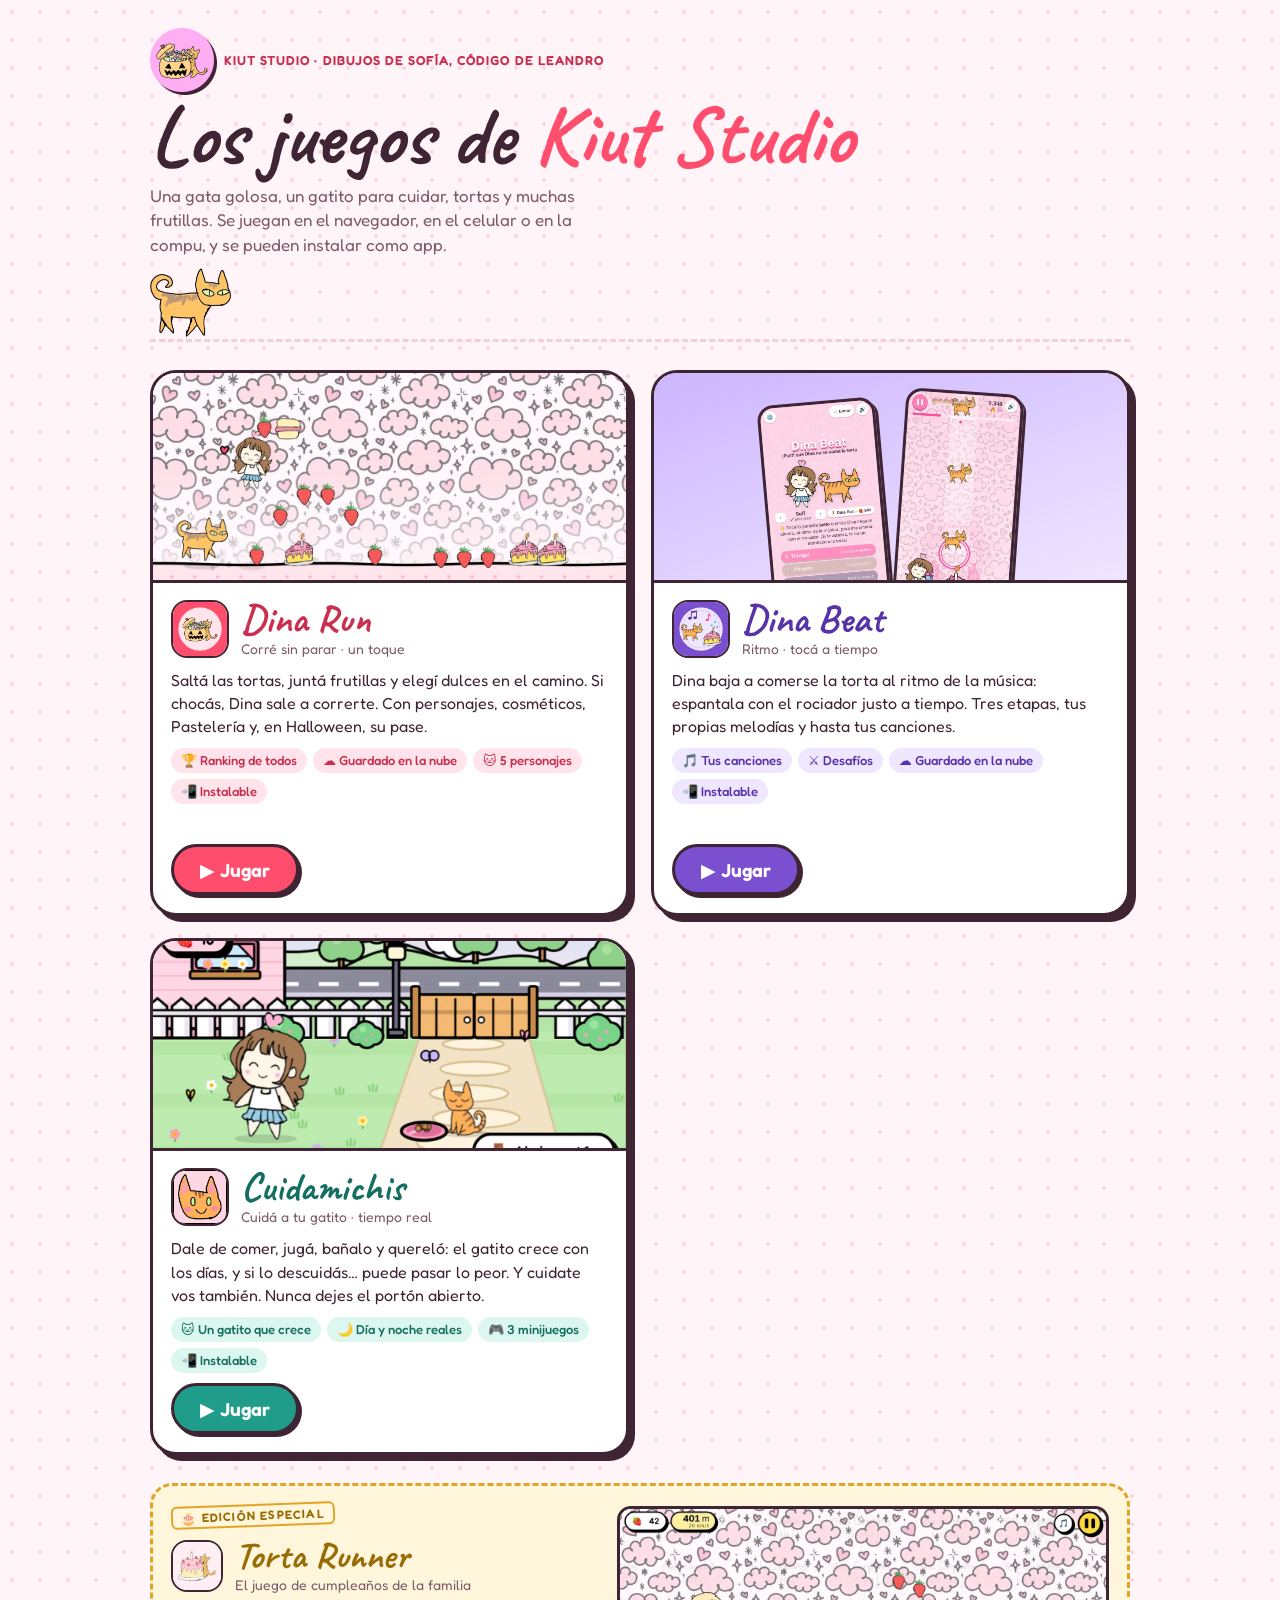
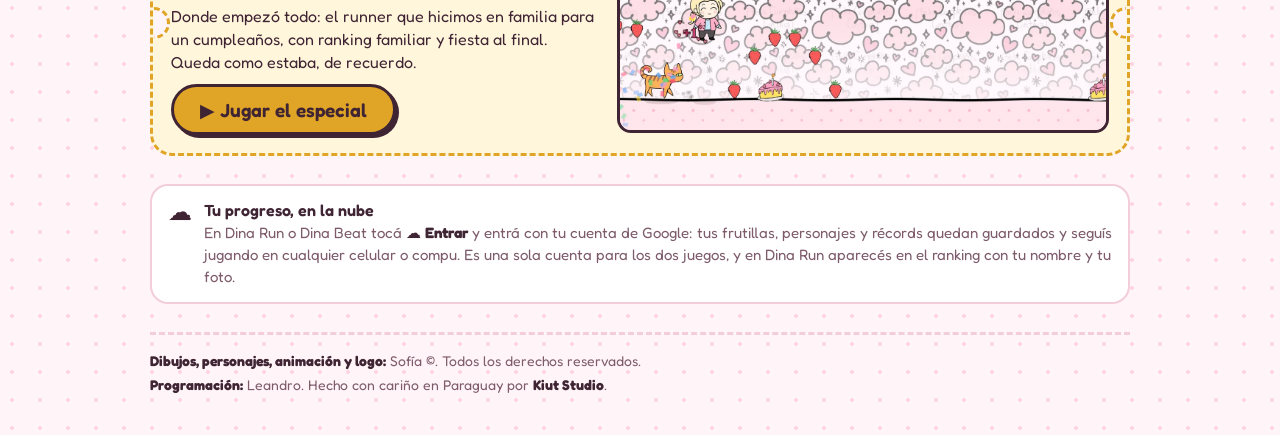
<file: index.html>
<!doctype html>
<html lang="es">
<head>
<meta charset="utf-8">
<meta name="viewport" content="width=device-width,initial-scale=1,viewport-fit=cover">
<title>Kiut Studio · Juegos</title>
<meta name="description" content="Juegos web con los dibujos de Sofía: Dina Run, Dina Beat, Cuidamichis y el especial Torta Runner.">
<meta name="theme-color" content="#FF4D6D">
<link rel="icon" type="image/png" sizes="32x32" href="favicon-32.png">
<link rel="icon" type="image/png" sizes="256x256" href="img/kiut-logo.png">
<link rel="apple-touch-icon" href="apple-touch-icon.png">
<link rel="manifest" href="manifest.json">
<meta property="og:image" content="https://kiut-studio.github.io/img/kiut-logo.png">
<link href="https://fonts.googleapis.com/css2?family=Caveat:wght@600;700&family=Fredoka:wght@400;500;600&display=swap" rel="stylesheet">
<style>
/* Layout: cabecera con Dina caminando, dos tarjetas de juego (cada una con su color), y aparte el "especial" con borde de entrada recortada. */
:root{
  --fondo:#fff4f7; --papel:#ffffff; --tinta:#3f2433; --suave:#7d5b6b;
  --rosa:#ff4d6d; --rosa-osc:#c92f4f; --rosa-cl:#ffe4ec;
  --vio:#7a4fd0; --vio-osc:#5733a8; --vio-cl:#efe6ff;
  --men:#1f9d8a; --men-osc:#146f61; --men-cl:#dcf7f0;
  --crema:#fff6dc; --oro:#e0a526; --oro-osc:#9a6c06;
  --borde:#f3cdd9;
  --mano:'Caveat','Comic Sans MS',cursive;
  --ui:'Fredoka','Trebuchet MS',system-ui,sans-serif;
  color-scheme:light;
}
*{box-sizing:border-box}
html{background:var(--fondo)}
body{margin:0;background:var(--fondo);color:var(--tinta);font:400 16px/1.45 var(--ui);
  padding-left:max(16px,env(safe-area-inset-left,0px));padding-right:max(16px,env(safe-area-inset-right,0px));
  background-image:radial-gradient(circle at 12px 12px,#ffd3df 1.6px,transparent 2px);background-size:28px 28px}
.wrap{max-width:980px;margin:0 auto;padding-block:20px 40px;display:flex;flex-direction:column;gap:28px}
a{color:inherit}
button,a{-webkit-tap-highlight-color:transparent}
:focus-visible{outline:3px solid var(--vio);outline-offset:3px;border-radius:10px}

/* cabecera */
header{display:flex;flex-direction:column;gap:6px;align-items:flex-start;position:relative;padding-top:8px}
.marca{display:flex;align-items:center;gap:10px}
.marca img{width:64px;height:64px;flex:none;filter:drop-shadow(3px 3px 0 var(--tinta))}
.eyebrow{font:600 13px var(--ui);letter-spacing:.08em;text-transform:uppercase;color:var(--rosa-osc)}
h1{margin:0;font:700 clamp(46px,11vw,84px)/.9 var(--mano);color:var(--tinta);text-wrap:balance}
h1 em{font-style:normal;color:var(--rosa)}
.lead{margin:4px 0 0;max-width:46ch;color:var(--suave);font-size:17px}
.paseo{position:relative;height:74px;width:100%;overflow:hidden;margin-top:4px;border-bottom:3px dashed var(--borde)}
.dina{position:absolute;bottom:2px;left:0;width:84px;height:78px;background:url(img/dina-camina.webp) 0 0/200% 400% no-repeat;
  animation:paso .5s steps(1) infinite,cruza 14s linear infinite}
@keyframes paso{0%{background-position:0 0}50%{background-position:100% 0}}
@keyframes cruza{from{transform:translateX(-90px)}to{transform:translateX(calc(100vw + 20px))}}
@media (prefers-reduced-motion:reduce){.dina{animation:none;left:16px}}
.bolsa{display:inline-flex;align-items:center;gap:8px;background:var(--papel);border:2px solid var(--borde);border-radius:999px;padding:6px 14px 6px 8px;font-weight:500}
.bolsa[hidden]{display:none}
.bolsa img{width:24px;height:24px;object-fit:contain}
.bolsa b{font-variant-numeric:tabular-nums}

/* juegos */
.juegos{display:grid;grid-template-columns:repeat(auto-fit,minmax(min(100%,400px),1fr));gap:22px}
.juego{--c:var(--rosa);--c-osc:var(--rosa-osc);--c-cl:var(--rosa-cl);
  background:var(--papel);border-radius:26px;border:3px solid var(--tinta);box-shadow:6px 6px 0 var(--tinta);
  display:flex;flex-direction:column;overflow:hidden;min-width:0}
.juego.beat{--c:var(--vio);--c-osc:var(--vio-osc);--c-cl:var(--vio-cl)}
.juego.michis{--c:var(--men);--c-osc:var(--men-osc);--c-cl:var(--men-cl)}
.vista{height:210px;background:var(--c-cl);position:relative;overflow:hidden;border-bottom:3px solid var(--tinta)}
.vista img{display:block}
.run .vista img,.michis .vista img{width:100%;height:100%;object-fit:cover;object-position:center 60%}
.beat .vista{display:flex;justify-content:center;align-items:flex-start;gap:14px;padding-top:18px;background:linear-gradient(160deg,#cdb6ff,var(--vio-cl))}
.beat .vista img{width:118px;border-radius:16px;border:3px solid var(--tinta);box-shadow:3px 3px 0 var(--tinta)}
.beat .vista img:first-child{transform:rotate(-5deg) translateY(10px)}
.beat .vista img:last-child{transform:rotate(4deg)}
.cuerpo{padding:16px 18px 18px;display:flex;flex-direction:column;gap:10px;flex:1}
.titulo{display:flex;align-items:center;gap:12px}
.titulo img{width:58px;height:58px;border-radius:16px;border:2px solid var(--tinta);flex:none}
h2{margin:0;font:700 40px/1 var(--mano);color:var(--c-osc)}
.tipo{font-size:14px;color:var(--suave);margin:0}
.cuerpo p.desc{margin:0;max-width:52ch}
.chips{display:flex;flex-wrap:wrap;gap:6px;margin:0;padding:0;list-style:none}
.chips li{font-size:13px;background:var(--c-cl);color:var(--c-osc);border-radius:999px;padding:3px 10px;font-weight:500}
.tuyo{font-size:14px;color:var(--suave);min-height:20px;margin:0}
.tuyo b{color:var(--tinta);font-variant-numeric:tabular-nums}
.jugar{margin-top:auto;align-self:flex-start;display:inline-flex;align-items:center;gap:8px;text-decoration:none;
  background:var(--c);color:#fff;font:600 19px var(--ui);padding:11px 26px;border-radius:999px;border:3px solid var(--tinta);box-shadow:3px 3px 0 var(--tinta);transition:transform .08s,box-shadow .08s}
.jugar:hover{transform:translate(-1px,-1px);box-shadow:4px 4px 0 var(--tinta)}
.jugar:active{transform:translate(3px,3px);box-shadow:0 0 0 var(--tinta)}

/* especial */
.especial{position:relative;background:var(--crema);border:3px dashed var(--oro);border-radius:22px;padding:18px;display:grid;grid-template-columns:minmax(0,1fr) minmax(0,1.15fr);gap:18px;align-items:center}
.especial::before,.especial::after{content:"";position:absolute;top:50%;width:26px;height:26px;margin-top:-13px;background:var(--fondo);border-radius:50%;border:3px dashed var(--oro)}
.especial::before{left:-15px;clip-path:inset(0 0 0 50%)}
.especial::after{right:-15px;clip-path:inset(0 50% 0 0)}
.sello{align-self:flex-start;display:inline-block;font:600 12px var(--ui);letter-spacing:.1em;text-transform:uppercase;color:var(--oro-osc);border:2px solid var(--oro);border-radius:6px;padding:2px 8px;transform:rotate(-2deg)}
.especial h2{color:var(--oro-osc);font-size:38px}
.especial .titulo img{width:52px;height:52px}
.especial .vista2 img{width:100%;border-radius:14px;border:3px solid var(--tinta);display:block;aspect-ratio:1100/508;object-fit:cover}
.especial .desc{margin:0}
.especial .jugar{--c:var(--oro);background:var(--oro);color:var(--tinta)}
.esp-txt{display:flex;flex-direction:column;gap:10px;min-width:0}

/* pie */
.proximo{background:var(--papel);border:2px solid var(--borde);border-radius:18px;padding:14px 16px;display:flex;gap:12px;align-items:flex-start}
.proximo .ico{font-size:24px;line-height:1}
.proximo h3{margin:0 0 2px;font:600 16px var(--ui)}
.proximo p{margin:0;color:var(--suave);font-size:15px}
.proximo p b{color:var(--tinta)}
footer{font-size:14px;color:var(--suave);display:flex;flex-direction:column;gap:4px;border-top:3px dashed var(--borde);padding-top:16px}
footer b{color:var(--tinta)}

@media (max-width:640px){
  .especial{grid-template-columns:1fr}
  .especial::before,.especial::after{top:auto;bottom:38%}
  .vista{height:180px}
  .beat .vista img{width:100px}
  h2{font-size:36px}
}
</style>
</head>
<body>
<div class="wrap">

<header>
  <div class="marca"><img src="img/kiut-logo.png" alt="Logo de Kiut Studio: Dina comiendo dulces de una calabaza, dibujo de Sofía"><span class="eyebrow">Kiut Studio · dibujos de Sofía, código de Leandro</span></div>
  <h1>Los juegos de <em>Kiut Studio</em></h1>
  <p class="lead">Una gata golosa, un gatito para cuidar, tortas y muchas frutillas. Se juegan en el navegador, en el celular o en la compu, y se pueden instalar como app.</p>
  <span class="bolsa" id="bolsa" hidden><img src="img/frutilla.webp" alt="">Tu bolsa: <b id="bolsaN">0</b> frutillas</span>
  <div class="paseo" aria-hidden="true"><div class="dina"></div></div>
</header>

<section class="juegos" aria-label="Juegos">
  <article class="juego run">
    <div class="vista"><img src="img/dina-run.webp" alt="Partida de Dina Run: Sofi salta una torta juntando frutillas mientras Dina la persigue" loading="lazy"></div>
    <div class="cuerpo">
      <div class="titulo"><img src="img/dina-run-icon.png" alt=""><div><h2>Dina Run</h2><p class="tipo">Corré sin parar · un toque</p></div></div>
      <p class="desc">Saltá las tortas, juntá frutillas y elegí dulces en el camino. Si chocás, Dina sale a correrte. Con personajes, cosméticos, Pastelería y, en Halloween, su pase.</p>
      <ul class="chips"><li>🏆 Ranking de todos</li><li>☁️ Guardado en la nube</li><li>🐱 5 personajes</li><li>📲 Instalable</li></ul>
      <p class="tuyo" id="tuyoRun"></p>
      <a class="jugar" href="https://kiut-studio.github.io/dina-run/">▶ Jugar</a>
    </div>
  </article>

  <article class="juego beat">
    <div class="vista"><img src="img/dina-beat-menu.webp" alt="Menú de Dina Beat con Sofi y Dina" loading="lazy"><img src="img/dina-beat-juego.webp" alt="Partida de Dina Beat: Dina baja hacia la torta al ritmo de la música" loading="lazy"></div>
    <div class="cuerpo">
      <div class="titulo"><img src="img/dina-beat-icon.png" alt=""><div><h2>Dina Beat</h2><p class="tipo">Ritmo · tocá a tiempo</p></div></div>
      <p class="desc">Dina baja a comerse la torta al ritmo de la música: espantala con el rociador justo a tiempo. Tres etapas, tus propias melodías y hasta tus canciones.</p>
      <ul class="chips"><li>🎵 Tus canciones</li><li>⚔️ Desafíos</li><li>☁️ Guardado en la nube</li><li>📲 Instalable</li></ul>
      <p class="tuyo" id="tuyoBeat"></p>
      <a class="jugar" href="https://kiut-studio.github.io/dina-beat/">▶ Jugar</a>
    </div>
  </article>

  <article class="juego michis">
    <div class="vista"><img src="img/cuidamichis.webp" alt="Partida de Cuidamichis: Sofi y su gatito Michi en el patio, con el portón cerrado" loading="lazy"></div>
    <div class="cuerpo">
      <div class="titulo"><img src="img/cuidamichis-icon.png" alt=""><div><h2>Cuidamichis</h2><p class="tipo">Cuidá a tu gatito · tiempo real</p></div></div>
      <p class="desc">Dale de comer, jugá, bañalo y quereló: el gatito crece con los días, y si lo descuidás… puede pasar lo peor. Y cuidate vos también. Nunca dejes el portón abierto.</p>
      <ul class="chips"><li>🐱 Un gatito que crece</li><li>🌙 Día y noche reales</li><li>🎮 3 minijuegos</li><li>📲 Instalable</li></ul>
      <a class="jugar" href="https://kiut-studio.github.io/cuidamichis/">▶ Jugar</a>
    </div>
  </article>
</section>

<section class="especial" aria-label="Especial">
  <div class="esp-txt">
    <span class="sello">🎂 Edición especial</span>
    <div class="titulo"><img src="img/torta-runner-icon.png" alt=""><div><h2>Torta Runner</h2><p class="tipo">El juego de cumpleaños de la familia</p></div></div>
    <p class="desc">Donde empezó todo: el runner que hicimos en familia para un cumpleaños, con ranking familiar y fiesta al final. Queda como estaba, de recuerdo.</p>
    <a class="jugar" href="https://leandroacasco.github.io/torta-runner/">▶ Jugar el especial</a>
  </div>
  <div class="vista2"><img src="img/torta-runner.webp" alt="Partida de Torta Runner: Cinthia salta juntando frutillas mientras Dina la persigue" loading="lazy"></div>
</section>

<div class="proximo">
  <span class="ico">☁️</span>
  <div><h3>Tu progreso, en la nube</h3>
  <p>En Dina Run o Dina Beat tocá <b>☁️ Entrar</b> y entrá con tu cuenta de Google: tus frutillas, personajes y récords quedan guardados y seguís jugando en cualquier celular o compu. Es una sola cuenta para los dos juegos, y en Dina Run aparecés en el ranking con tu nombre y tu foto.</p></div>
</div>

<footer>
  <span><b>Dibujos, personajes, animación y logo:</b> Sofía ©. Todos los derechos reservados.</span>
  <span><b>Programación:</b> Leandro. Hecho con cariño en Paraguay por <b>Kiut Studio</b>.</span>
</footer>

</div>
<script>
// Lee el progreso de los juegos (mismo sitio). Si no hay nada o el navegador no deja, no se muestra.
function leer(k){try{return JSON.parse(localStorage.getItem(k)||'null')}catch(e){return null}}
const fmt=n=>Math.round(n).toLocaleString('es-PY');
const run=leer('sofiRunner.v1'),beat=leer('sofiSilbato.v1');
if(run&&typeof run.total==='number'){
  const bolsa=Math.max(0,run.total-(run.spent|0));
  document.getElementById('bolsaN').textContent=fmt(bolsa);document.getElementById('bolsa').hidden=false;
  if(run.best)document.getElementById('tuyoRun').innerHTML='🏆 Tu récord: <b>'+fmt(run.best)+' m</b>';
}
if(beat&&Array.isArray(beat.stars)){
  const st=beat.stars.reduce((a,b)=>a+(b|0),0);
  if(st)document.getElementById('tuyoBeat').innerHTML='🍓 Tus estrellas: <b>'+st+' de '+beat.stars.length*3+'</b>';
}
</script>
</body>
</html>
</file>
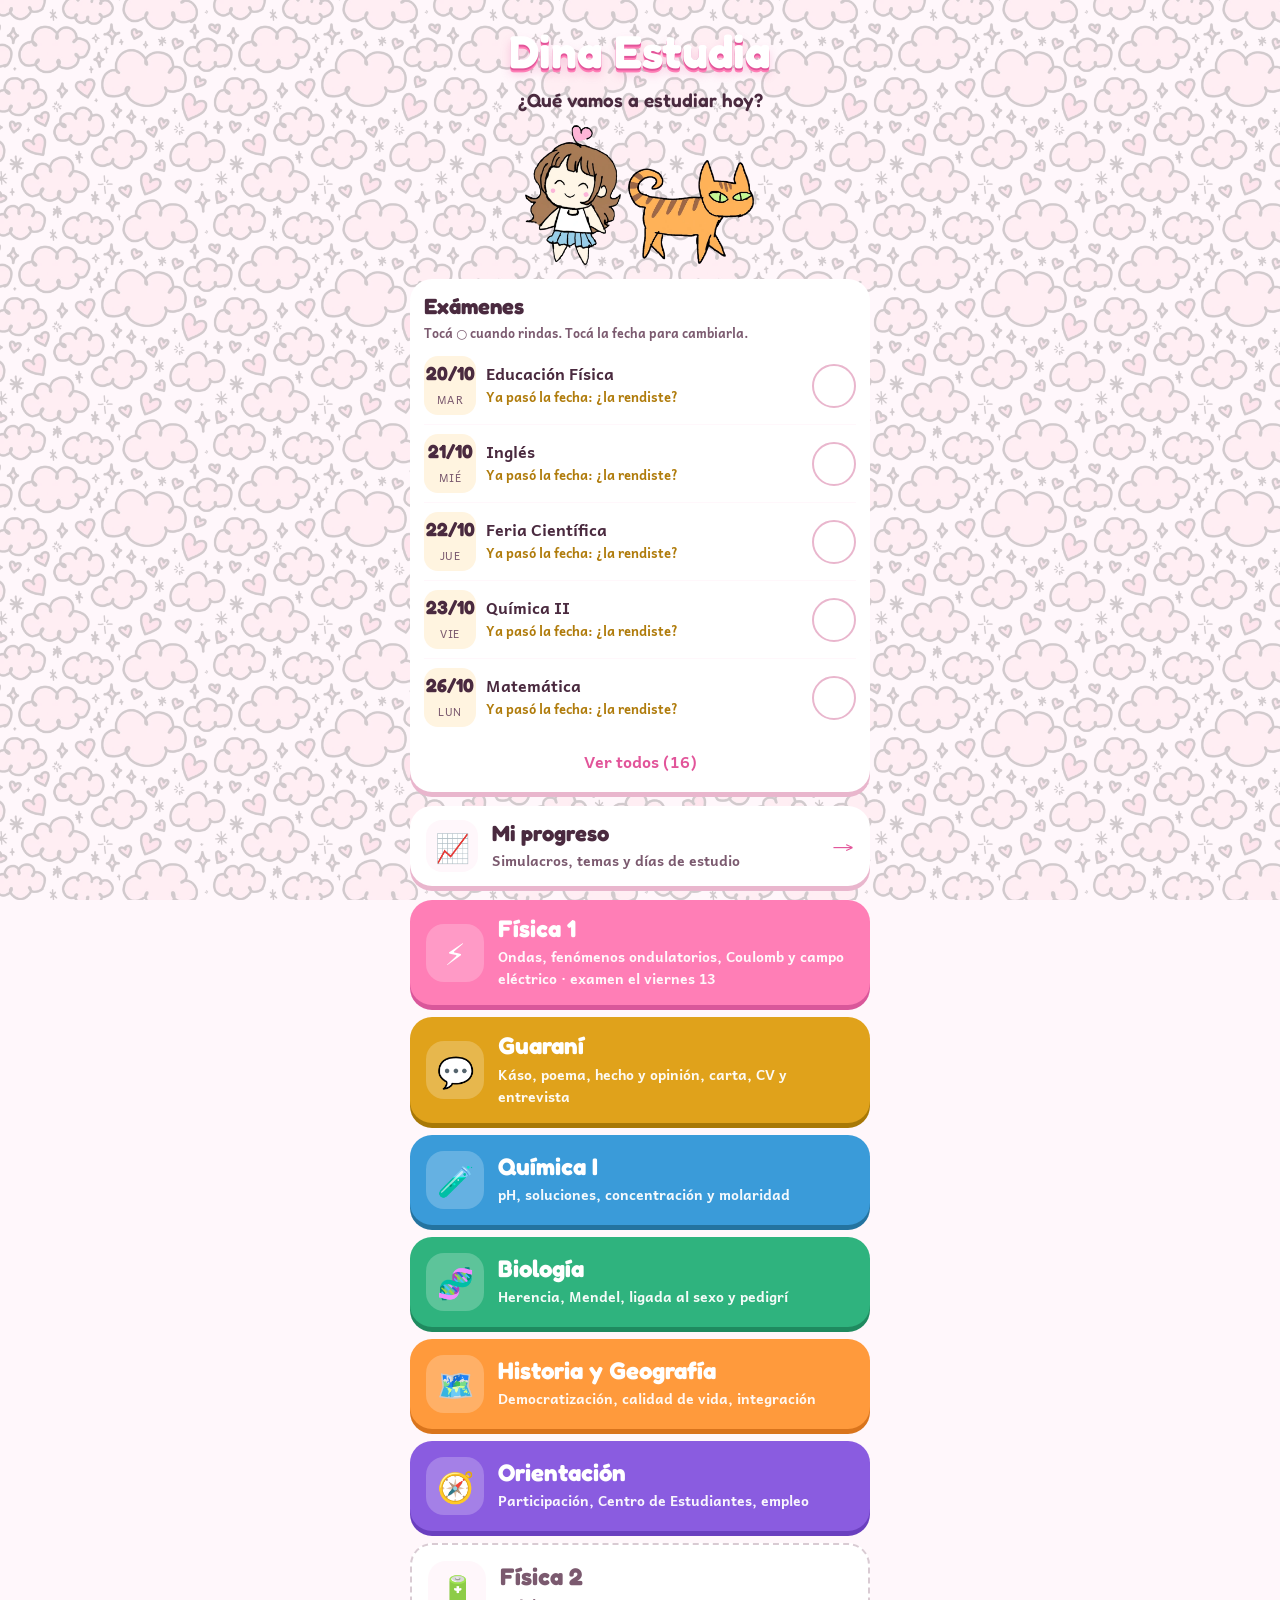
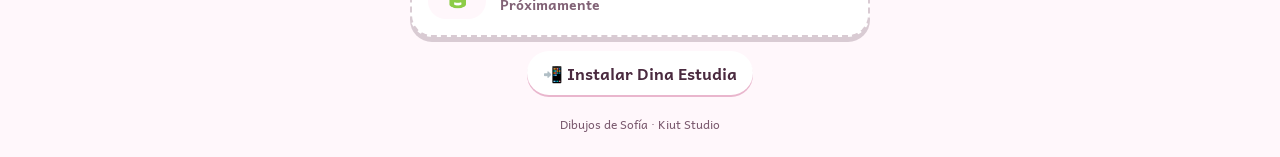
<file: estudio-sofi-7q4k/index.html>
<!doctype html>
<html lang="es">
<head>
<meta charset="utf-8">
<meta name="viewport" content="width=device-width, initial-scale=1, viewport-fit=cover">
<meta name="robots" content="noindex, nofollow">
<title>Dina Estudia</title>
<link rel="icon" href="icon-192.png">
<link rel="manifest" href="manifest.json">
<meta name="theme-color" content="#ff7eb6">
<link rel="apple-touch-icon" href="apple-touch-icon.png">
<meta name="apple-mobile-web-app-capable" content="yes">
<meta name="mobile-web-app-capable" content="yes">
<meta name="apple-mobile-web-app-title" content="Dina Estudia">
<link rel="preconnect" href="https://fonts.googleapis.com">
<link rel="stylesheet" href="https://fonts.googleapis.com/css2?family=Fredoka:wght@500;600;700&family=Andika:wght@400;700&display=swap">
<style>
/* Mismo mundo rosa de los juegos de Dina: una columna, una tarjeta grande por materia */
:root{
  --crema:#fff7fb; --rosa:#ff7eb6; --rosa-osc:#e2559a; --tinta:#4a2a3f; --tinta-suave:#7b5a6f; --sombra:#e9b6cd; --blanco:#ffffff;
  --gris:#d9cbd3;
  --display:"Fredoka","Baloo 2","Trebuchet MS",system-ui,sans-serif;
  --texto:"Andika","Verdana","Segoe UI",system-ui,sans-serif;
  color-scheme:light;
}
html,body{height:100%}
:root{padding-top:env(safe-area-inset-top,0px);padding-bottom:env(safe-area-inset-bottom,0px)}
[hidden]{display:none!important}
img{max-width:100%}
body{margin:0;background:var(--crema);color:var(--tinta);font-family:var(--texto);font-size:16px;
  padding-left:max(16px,env(safe-area-inset-left,0px));padding-right:max(16px,env(safe-area-inset-right,0px));-webkit-tap-highlight-color:transparent}
body::after{content:"";position:fixed;inset:0;background:url(fisica-1/assets/nubes.webp) 0 0/220px repeat;opacity:.18;pointer-events:none;z-index:-1}
.app{max-width:460px;margin:0 auto;padding-block:20px 24px;display:flex;flex-direction:column;gap:14px}
h1{font-family:var(--display);font-weight:700;font-size:46px;line-height:1;margin:8px 0 0;text-align:center;color:var(--blanco);
  text-shadow:0 2px 0 var(--rosa-osc),0 4px 0 var(--rosa),0 6px 10px rgba(226,85,154,.25)}
.hola{text-align:center;font-family:var(--display);font-weight:600;font-size:19px;margin:0}
.duo{display:flex;justify-content:center;align-items:flex-end;gap:6px;height:140px}
.duo img{height:100%;width:auto}
.duo img.d{height:76%;animation:bamboleo 1.4s ease-in-out infinite}
@keyframes bamboleo{50%{transform:translateY(-6px) rotate(-3deg)}}
.materias{display:flex;flex-direction:column;gap:12px}
.materia{display:flex;gap:14px;align-items:center;padding:16px;border-radius:22px;background:var(--c);color:var(--blanco);text-decoration:none;
  box-shadow:0 5px 0 var(--s);transition:transform .08s}
.materia:active{transform:translateY(3px);box-shadow:0 2px 0 var(--s)}
.materia:focus-visible{outline:3px solid var(--tinta);outline-offset:3px}
.materia .ic{flex:none;width:58px;height:58px;border-radius:18px;background:rgba(255,255,255,.22);display:grid;place-items:center;font-size:30px}
.materia .tx{flex:1;min-width:0}
.materia h2{margin:0;font-family:var(--display);font-size:24px;line-height:1.1}
.materia p{margin:3px 0 0;font-weight:700;font-size:14px;opacity:.95}
.materia .prog{display:flex;flex-wrap:wrap;gap:6px;margin-top:8px}
.materia .prog span{background:rgba(255,255,255,.25);border-radius:999px;padding:3px 9px;font-size:13px;font-weight:700;white-space:nowrap}
.materia.pronto{--c:var(--blanco);--s:var(--gris);color:var(--tinta-suave);border:2px dashed var(--gris);pointer-events:none}
.materia.pronto .ic{background:var(--crema)}
.chips{display:flex;justify-content:center;gap:8px;flex-wrap:wrap}
.chip{font:inherit;border:0;cursor:pointer;padding:9px 16px;border-radius:999px;background:var(--blanco);box-shadow:0 2px 0 var(--sombra);font-weight:700;color:var(--tinta)}
.chip:focus-visible{outline:3px solid var(--tinta);outline-offset:2px}
.ayuda{text-align:center;color:var(--tinta-suave);font-weight:700;margin:0;text-wrap:balance}
.progreso{display:flex;gap:14px;align-items:center;padding:14px 16px;border-radius:22px;background:var(--blanco);color:var(--tinta);text-decoration:none;
  box-shadow:0 5px 0 var(--sombra);transition:transform .08s}
.progreso:active{transform:translateY(3px);box-shadow:0 2px 0 var(--sombra)}
.progreso:focus-visible{outline:3px solid var(--tinta);outline-offset:3px}
.progreso .ic{flex:none;width:52px;height:52px;border-radius:16px;background:var(--crema);display:grid;place-items:center;font-size:28px}
.progreso h2{margin:0;font-family:var(--display);font-size:22px;line-height:1.1}
.progreso p{margin:3px 0 0;font-size:14px;font-weight:700;color:var(--tinta-suave)}
.progreso .fl{margin-left:auto;font-size:22px;color:var(--rosa-osc);font-weight:700}
.pie{text-align:center;font-size:12px;color:var(--tinta-suave);line-height:1.5;margin:6px 0 0}
/* ---------- exámenes ---------- */
.examenes{background:var(--blanco);border-radius:22px;padding:14px 14px 10px;box-shadow:0 5px 0 var(--sombra)}
.examenes h2{margin:0 0 4px;font-family:var(--display);font-size:22px;display:flex;justify-content:space-between;align-items:baseline;gap:8px}
.examenes h2 small{font-family:var(--texto);font-size:13px;color:var(--tinta-suave);font-weight:700}
.ex{display:flex;align-items:center;gap:10px;padding:9px 0;border-top:1px solid var(--crema)}
.ex:first-of-type{border-top:0}
.ex .dia{flex:none;width:52px;text-align:center;border-radius:14px;background:var(--crema);padding:5px 0;font-weight:700;line-height:1.1;cursor:pointer;border:0;font:inherit;color:inherit}
.ex .dia b{display:block;font-family:var(--display);font-size:19px}
.ex .dia span{font-size:11px;text-transform:uppercase;letter-spacing:.4px;color:var(--tinta-suave)}
.ex .dia.sin b{font-size:15px}
.ex.pronto .dia{background:var(--rosa);color:var(--blanco)}
.ex.pronto .dia span{color:var(--blanco)}
.ex.pasada .dia{background:#fff4e0}
.ex .tx{flex:1;min-width:0}
.ex .tx strong{display:block;font-size:16px;line-height:1.2}
.ex .tx em{display:block;font-style:normal;font-size:13px;font-weight:700;color:var(--tinta-suave);margin-top:2px}
.ex.pasada .tx em{color:#b07c0c}
.ex .tx a{color:var(--rosa-osc);font-weight:700;font-size:13px;text-decoration:none}
.ex .ok{flex:none;width:44px;height:44px;border-radius:50%;border:2px solid var(--sombra);background:var(--blanco);font-size:18px;cursor:pointer;color:var(--tinta-suave)}
.ex .ok:focus-visible,.ex .dia:focus-visible,.mas-ex:focus-visible{outline:3px solid var(--tinta);outline-offset:2px}
.ex.hecho .ok{background:#2fae78;border-color:#2fae78;color:var(--blanco)}
.ex.hecho .tx strong{text-decoration:line-through;text-decoration-thickness:2px;color:var(--tinta-suave)}
.ex input[type=date]{position:absolute;opacity:0;pointer-events:none;width:1px;height:1px}
.mas-ex{display:block;width:100%;margin-top:4px;padding:8px;border:0;background:none;font:inherit;font-weight:700;color:var(--rosa-osc);cursor:pointer}
.rendidos{margin-top:4px;border-top:2px dashed var(--crema);padding-top:6px}
.rendidos summary{cursor:pointer;font-weight:700;color:var(--tinta-suave);padding:6px 0;list-style-position:inside}
.prox{margin:0;font-weight:700;font-size:15px}
.ayuda-ex{font-size:12.5px;color:var(--tinta-suave);font-weight:700;margin:2px 0 4px}
@media (prefers-reduced-motion:reduce){*{animation:none!important;transition:none!important}}
</style>
<!-- misma planilla de Google que las materias -->
<script src="fisica-1/config.js"></script>
<script src="comun/nube.js"></script>
<script src="comun/materias.js"></script>
</head>
<body>
<main class="app">
  <h1>Dina Estudia</h1>
  <p class="hola" id="hola">¿Qué vamos a estudiar hoy?</p>
  <div class="duo"><img src="fisica-1/assets/sofi.webp" alt="Sofi"><img class="d" src="fisica-1/assets/dina_corre.webp" alt="Dina"></div>
  <section class="examenes" id="examenes" aria-label="Exámenes"></section>
  <a class="progreso" href="progreso/"><span class="ic">📈</span><span><h2>Mi progreso</h2><p id="resProg">Simulacros, temas y días de estudio</p></span><span class="fl">→</span></a>
  <div class="materias" id="materias"></div>
  <div class="chips" id="chips"></div>
  <p class="ayuda" id="ayudaInst" hidden></p>
  <p class="pie">Dibujos de Sofía · Kiut Studio</p>
</main>
<script>
/* Las materias están en comun/materias.js */
const MATERIAS = window.DINA_MATERIAS;

function leer(clave){ try{ return JSON.parse(localStorage.getItem(clave)||"null"); }catch(_){ return null; } }
function progreso(m){
  const d = leer(m.clave); if(!d) return "";
  const fresas = Object.values(d.est||{}).reduce((a,b)=>a+b,0);
  const sim = d.simulacros && d.simulacros.length ? d.simulacros[d.simulacros.length-1].pct : null;
  const chips = [`🍓 ${fresas}/${m.temas*3} en temas`];
  if(m.ej) chips.push(`📝 ${Object.values(d.ej||{}).filter(v=>v==="si").length}/${m.ej} ${m.ejNom}`);
  if(sim!=null) chips.push(`📋 último simulacro: ${sim}/100`);
  return `<div class="prog">${chips.map(c=>`<span>${c}</span>`).join("")}</div>`;
}
let f = null;
function pintarMaterias(){
  document.getElementById("materias").innerHTML = MATERIAS.map(m=> m.pronto
    ? `<div class="materia pronto" aria-disabled="true"><span class="ic">${m.ic}</span><span class="tx"><h2>${m.nom}</h2><p>${m.sub}</p></span></div>`
    : `<a class="materia" href="${m.carpeta}" style="--c:${m.c};--s:${m.s}"><span class="ic">${m.ic}</span><span class="tx"><h2>${m.nom}</h2><p>${m.sub}</p>${progreso(m)}</span></a>`).join("");
  f = MATERIAS.map(m=>m.clave&&leer(m.clave)).find(d=>d&&d.nombre);
  if(f && f.nombre) document.getElementById("hola").textContent = `¡Hola, ${f.nombre}! ¿Qué vamos a estudiar hoy?`;
  // racha de días seguidos estudiando (cualquier materia)
  const dias = new Set(); MATERIAS.forEach(m=>{ const d=m.clave&&leer(m.clave); if(d&&d.dias) Object.keys(d.dias).forEach(k=>dias.add(k)); });
  let racha=0; const x=new Date(); const k=()=>x.getFullYear()+"-"+String(x.getMonth()+1).padStart(2,"0")+"-"+String(x.getDate()).padStart(2,"0");
  if(!dias.has(k())) x.setDate(x.getDate()-1);
  while(dias.has(k())){ racha++; x.setDate(x.getDate()-1); }
  document.getElementById("resProg").textContent = racha>=2 ? `🔥 ${racha} días seguidos estudiando` : "Simulacros, temas y días de estudio";
}
pintarMaterias();


/* =====================  EXÁMENES  =====================
   Calendario de la Prueba Global (segunda etapa, 3.º curso). f = fecha (AAAA-MM-DD) o null si está por confirmar.
   Sofi marca los que ya rindió y puede cambiar la fecha si se posterga. Se guarda en el teléfono
   (dinaEstudia.examenes) y se anota en la planilla (pestaña Exámenes). */
const EXAMENES = [
  {id:"edfis",   nom:"Educación Física",     f:"2026-10-20"},
  {id:"ingles",  nom:"Inglés",               f:"2026-10-21"},
  {id:"feria",   nom:"Feria Científica",     f:"2026-10-22"},
  {id:"quim2",   nom:"Química II",           f:"2026-10-23"},
  {id:"mate",    nom:"Matemática",           f:"2026-10-26"},
  {id:"historia",nom:"Historia y Geografía", f:null, nota:"No la pudiste rendir: fecha a confirmar", app:"historia/"},
  {id:"orient",  nom:"Orientación",          f:null, nota:"No la pudiste rendir: fecha a confirmar", app:"orientacion/"},
  {id:"econ",    nom:"Economía y Gestión",   f:"2026-10-29"},
  {id:"fis1",    nom:"Física I",             f:"2026-11-13", nota:"Ya están los 3 ejercicios que mostró el profe", app:"fisica-1/#examen"},
  {id:"quim1",   nom:"Química I",            f:"2026-11-02", app:"quimica-1/"},
  {id:"bio",     nom:"Biología",             f:"2026-11-03", app:"biologia/"},
  {id:"lit",     nom:"Literatura Castellana",f:"2026-11-04"},
  {id:"guarani", nom:"Guaraní",              f:"2026-11-05", app:"guarani/"},
  {id:"fis2",    nom:"Física II",            f:"2026-11-06"},
  {id:"optativo",nom:"Plan Optativo",        f:"2026-11-09"},
  {id:"defensa", nom:"Defensa de proyectos", f:"2026-11-17", nota:"Martes 17 o miércoles 18"}
];
const CLAVE_EX = "dinaEstudia.examenes";
let estEx = leer(CLAVE_EX) || {};
function guardarEx(){ try{ localStorage.setItem(CLAVE_EX, JSON.stringify(estEx)); }catch(_){} if(window.Nube) Nube.subir("dinaExamenes.v1", {tipo:"examenes", ex:estEx}, true); }
const DIAS = ["dom","lun","mar","mié","jue","vie","sáb"];
function fechaDe(e){ const x=estEx[e.id]; return (x && x.f!==undefined) ? x.f : e.f; }
function rendido(e){ return !!(estEx[e.id] && estEx[e.id].r); }
function aFecha(t){ const [a,m,d]=t.split("-").map(Number); return new Date(a,m-1,d); }
function faltan(t){ const h=new Date(); h.setHours(0,0,0,0); return Math.round((aFecha(t)-h)/86400000); }
function cuando(n){ return n===0?"¡Hoy!":n===1?"Mañana":n>1?`En ${n} días`:"Ya pasó la fecha: ¿la rendiste?"; }
let verTodos=false;
function filaEx(e){
  const f=fechaDe(e), r=rendido(e), n=f?faltan(f):null;
  const cl = r?"hecho":f==null?"":n<0?"pasada":n<=3?"pronto":"";
  const d = f ? `<b>${aFecha(f).getDate()}/${aFecha(f).getMonth()+1}</b><span>${DIAS[aFecha(f).getDay()]}</span>` : `<b>?</b><span>fecha</span>`;
  const sub = r ? "Rendido ✓" : f==null ? (e.nota||"Fecha a confirmar") : cuando(n)+(e.nota&&n>=0?" · "+e.nota:"");
  return `<div class="ex ${cl}" data-id="${e.id}">
    <button class="dia ${f?"":"sin"}" data-fecha="${e.id}" aria-label="Cambiar la fecha de ${e.nom}">${d}</button>
    <input type="date" id="fd-${e.id}" value="${f||""}" tabindex="-1" aria-hidden="true">
    <span class="tx"><strong>${e.nom}</strong><em>${sub}</em>${e.app&&!r?`<a href="${e.app}">Estudiar con Dina →</a>`:""}</span>
    <button class="ok" data-ok="${e.id}" aria-pressed="${r}" aria-label="${r?"Desmarcar":"Marcar"} ${e.nom} como rendido">${r?"✓":""}</button></div>`;
}
function examenes(){
  const pend = EXAMENES.filter(e=>!rendido(e)), hechos = EXAMENES.filter(rendido);
  const orden = e => { const f=fechaDe(e); if(!f) return 1e9; const n=faltan(f); return n<0 ? -1e6+n : n; };
  pend.sort((a,b)=>orden(a)-orden(b));
  const vis = verTodos ? pend : pend.slice(0,5);
  const prox = pend.find(e=>{ const f=fechaDe(e); return f && faltan(f)>=0; });
  let h = `<h2>Exámenes</h2>${prox?`<p class="prox">Próximo: <b>${prox.nom}</b>, ${cuando(faltan(fechaDe(prox))).toLowerCase()}</p>`:""}
    <p class="ayuda-ex">Tocá ○ cuando rindas. Tocá la fecha para cambiarla.</p>`;
  h += vis.map(filaEx).join("") || `<p class="ayuda-ex">¡No queda ningún examen! 🎉</p>`;
  if(pend.length>5) h += `<button class="mas-ex" id="masEx">${verTodos?"Ver menos":`Ver todos (${pend.length})`}</button>`;
  if(hechos.length) h += `<details class="rendidos"><summary>Rendidos (${hechos.length})</summary>${hechos.map(filaEx).join("")}</details>`;
  const caja=document.getElementById("examenes"), abierto = caja.querySelector("details[open]");
  caja.innerHTML = h;
  if(abierto && caja.querySelector("details")) caja.querySelector("details").open = true;
  caja.querySelectorAll("[data-ok]").forEach(b=>b.onclick=()=>{
    const e=EXAMENES.find(x=>x.id===b.dataset.ok), r=!rendido(e);
    estEx[e.id]=Object.assign(estEx[e.id]||{}, {r, cuando:new Date().toISOString()}); guardarEx();
    anotarEx({tipo:"examen", materia:e.nom, fechaExamen:fechaDe(e)||"", estado:r?"rendido":"pendiente"});
    examenes();
  });
  caja.querySelectorAll("[data-fecha]").forEach(b=>b.onclick=()=>{
    const i=document.getElementById("fd-"+b.dataset.fecha);
    try{ if(i.showPicker){ i.showPicker(); return; } }catch(_){}
    i.style.pointerEvents="auto"; i.focus(); i.click();
  });
  caja.querySelectorAll("input[type=date]").forEach(i=>i.onchange=()=>{
    const id=i.id.slice(3), e=EXAMENES.find(x=>x.id===id); if(!i.value) return;
    estEx[id]=Object.assign(estEx[id]||{}, {f:i.value, cuando:new Date().toISOString()}); guardarEx();
    anotarEx({tipo:"examen", materia:e.nom, fechaExamen:i.value, estado:"fecha nueva"});
    examenes();
  });
  if(document.getElementById("masEx")) document.getElementById("masEx").onclick=()=>{ verTodos=!verTodos; examenes(); };
}
/* Anotar en la planilla (si no hay internet, queda en cola) */
const HOJA=(window.HOJA_URL||"").trim(), CLAVE_COLA="dinaEstudia.cola";
let enviando=false;
async function anotarEx(d){
  if(!HOJA) return;
  d.nombre=(f&&f.nombre)||"Sofi"; d.cuando=new Date().toISOString();
  const cola=leer(CLAVE_COLA)||[]; cola.push(d); try{ localStorage.setItem(CLAVE_COLA, JSON.stringify(cola.slice(-100))); }catch(_){}
  reenviarEx();
}
async function reenviarEx(){
  if(!HOJA || enviando) return; enviando=true;
  try{ let cola=leer(CLAVE_COLA)||[];
    while(cola.length){ let ok=false; try{ const r=await fetch(HOJA,{method:"POST",body:JSON.stringify(cola[0])}); ok=!!(await r.json()); }catch(_){}
      if(!ok) break; cola.shift(); try{ localStorage.setItem(CLAVE_COLA, JSON.stringify(cola)); }catch(_){} } }
  finally{ enviando=false; }
}
examenes(); reenviarEx();

/* Copia en la nube: materias y calendario. Si llega algo nuevo (otro teléfono, datos borrados), se vuelve a pintar. */
(async()=>{
  if(!window.Nube) return;
  const cambio = await Nube.sincronizarTodo(MATERIAS.filter(m=>m.clave).map(m=>m.clave));
  const n = await Nube.bajar(); if(!n) return;
  const remoto = (n["dinaExamenes.v1"]||{}).ex||{}; let c=false;
  for(const id in remoto){ const a=estEx[id], b=remoto[id]; if(!a || (b.cuando||"")>(a.cuando||"")){ estEx[id]=b; c=true; } }
  if(c){ try{ localStorage.setItem(CLAVE_EX, JSON.stringify(estEx)); }catch(_){} examenes(); }
  if(JSON.stringify(remoto)!==JSON.stringify(estEx)) Nube.subir("dinaExamenes.v1", {tipo:"examenes", ex:estEx}, true);
  if(cambio) pintarMaterias();
})();

/* Instalar como app (una sola app con todas las materias) */
let aviso=null;
const instalada=()=>matchMedia("(display-mode: standalone)").matches || navigator.standalone===true;
const ios=()=>/iphone|ipad|ipod/i.test(navigator.userAgent);
addEventListener("beforeinstallprompt",e=>{ e.preventDefault(); aviso=e; });
function chips(){
  const c=document.getElementById("chips");
  c.innerHTML = instalada() ? "" : `<button class="chip" id="instalar">📲 Instalar Dina Estudia</button>`;
  const b=document.getElementById("instalar"); if(!b) return;
  b.onclick=async()=>{
    if(aviso){ aviso.prompt(); try{ await aviso.userChoice; }catch(_){} aviso=null; chips(); return; }
    const a=document.getElementById("ayudaInst"); a.hidden=false;
    a.innerHTML = ios() ? "En el iPhone: tocá <b>Compartir</b> (el cuadrado con la flecha) y después <b>Agregar a pantalla de inicio</b>."
      : "Tocá el menú <b>⋮</b> de Chrome (arriba a la derecha) y elegí <b>Agregar a pantalla principal</b> → <b>Instalar</b>.";
  };
}
addEventListener("appinstalled",chips);
chips();
if("serviceWorker" in navigator) addEventListener("load",()=>navigator.serviceWorker.register("sw.js").catch(()=>{}));
addEventListener("pageshow",e=>{ if(e.persisted) location.reload(); }); // al volver de una materia, mostrar el progreso nuevo
</script>
</body>
</html>
</file>
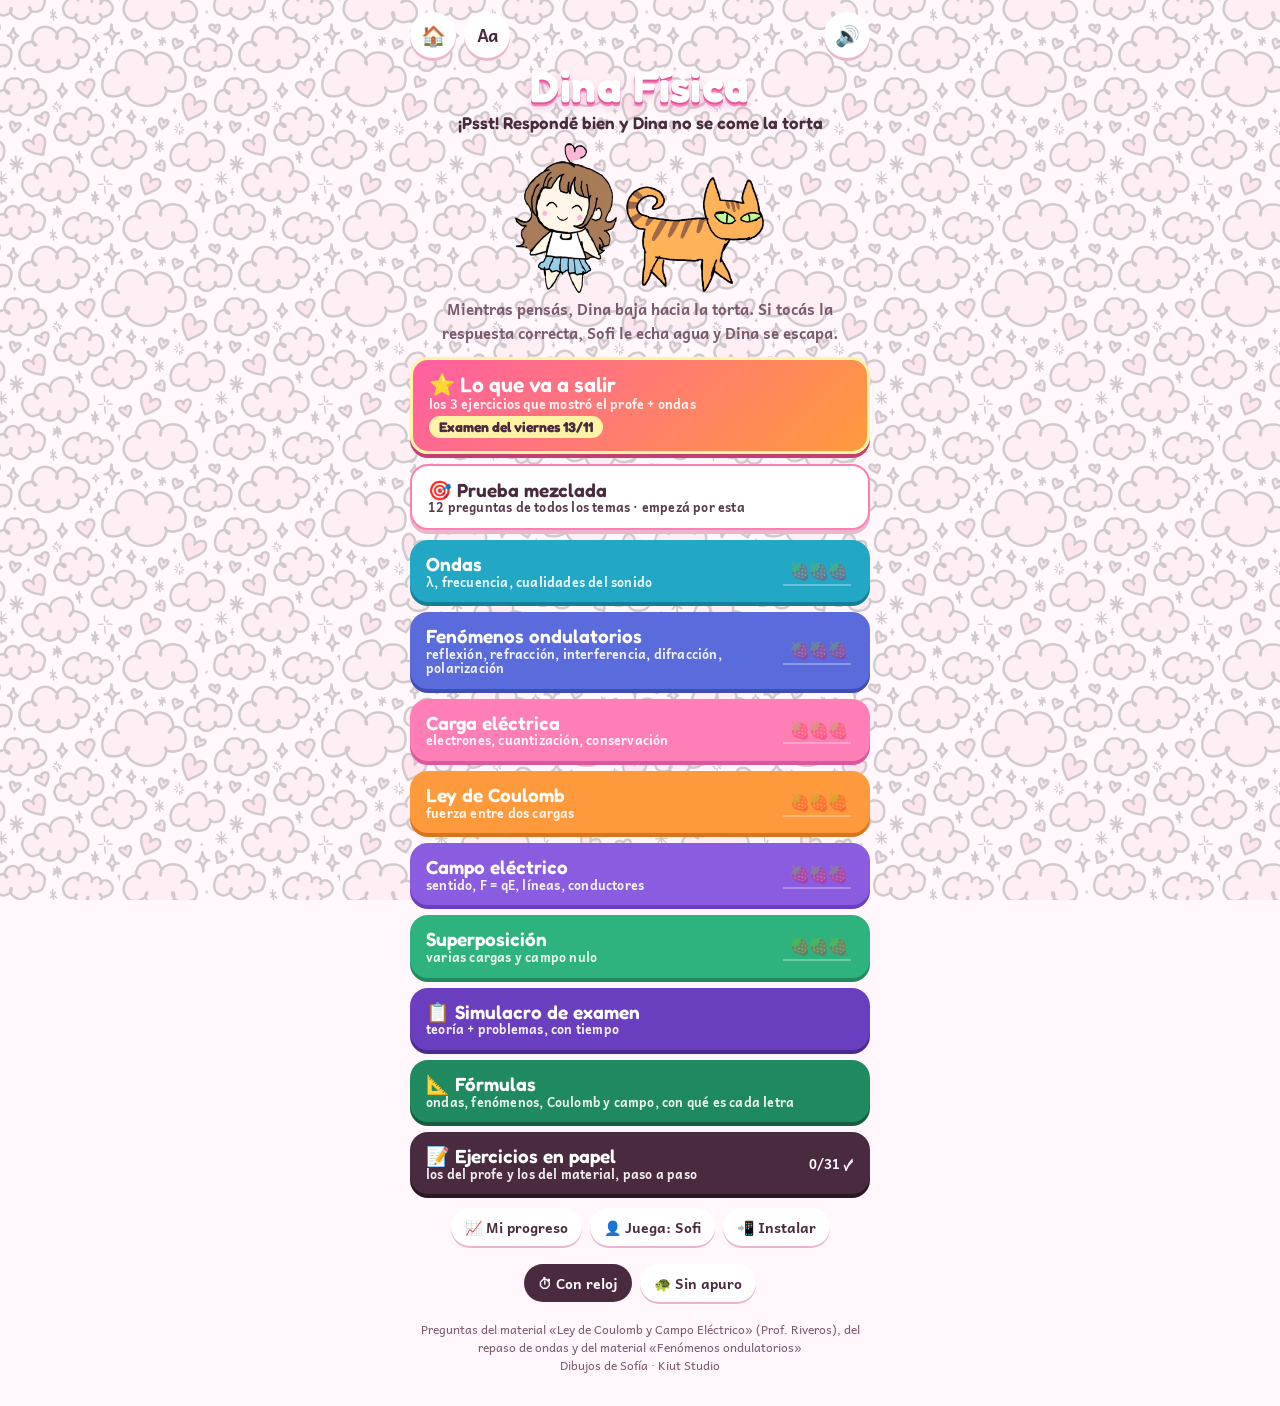
<file: f1-sofi-7q4k/index.html>
<!doctype html>
<html lang="es">
<head>
<meta charset="utf-8">
<meta name="viewport" content="width=device-width, initial-scale=1">
<meta name="robots" content="noindex, nofollow">
<title>Dina Física se mudó</title>
<meta http-equiv="refresh" content="0; url=/estudio-sofi-7q4k/fisica-1/">
<script>
// Dina Física ahora vive dentro de Dina Estudia. Se borra la copia vieja sin conexión y se redirige.
if ("serviceWorker" in navigator) navigator.serviceWorker.getRegistrations().then(rs => rs.forEach(r => { if (new URL(r.scope).pathname === "/f1-sofi-7q4k/") r.unregister(); }));
location.replace("/estudio-sofi-7q4k/fisica-1/");
</script>
</head>
<body style="font-family:system-ui,sans-serif;padding:24px">
<p>Dina Física se mudó. Si no pasa nada, tocá acá: <a href="/estudio-sofi-7q4k/fisica-1/">abrir Dina Física</a>.</p>
</body>
</html>
</file>
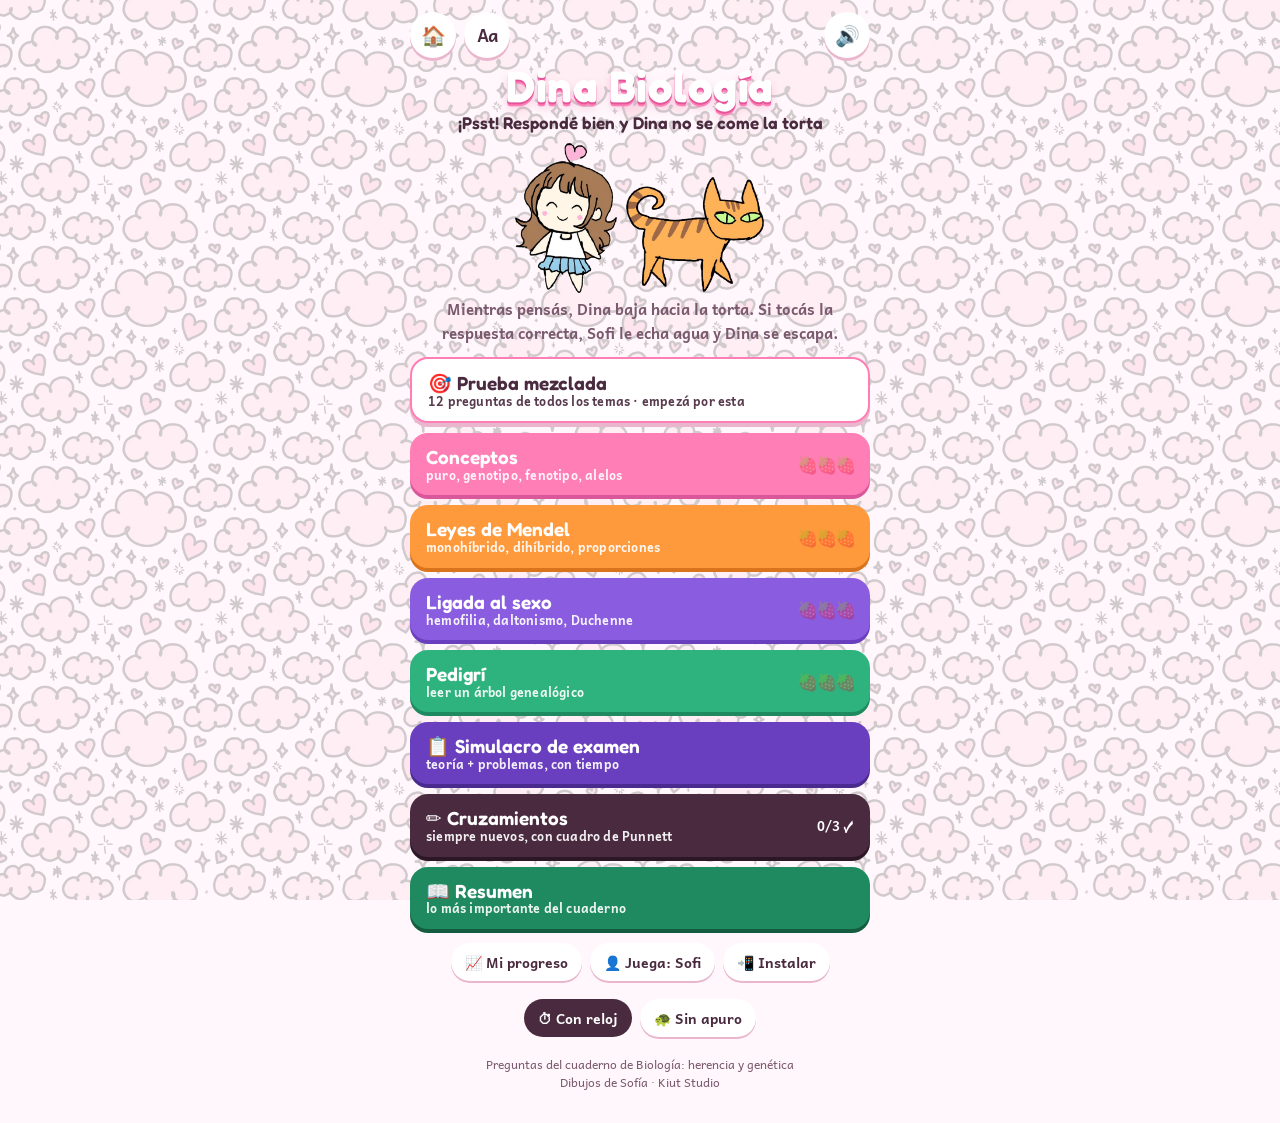
<file: estudio-sofi-7q4k/biologia/index.html>
<!doctype html>
<html lang="es">
<head>
<meta charset="utf-8">
<meta name="viewport" content="width=device-width, initial-scale=1, viewport-fit=cover">
<meta name="robots" content="noindex, nofollow">
<title>Dina Biología</title>
<link rel="icon" href="../icon-192.png">
<link rel="manifest" href="../manifest.json">
<meta name="theme-color" content="#ff7eb6">
<link rel="apple-touch-icon" href="../apple-touch-icon.png">
<meta name="apple-mobile-web-app-capable" content="yes">
<meta name="mobile-web-app-capable" content="yes">
<meta name="apple-mobile-web-app-title" content="Dina Biología">
<meta name="apple-mobile-web-app-status-bar-style" content="default">
<link rel="preconnect" href="https://fonts.googleapis.com">
<link rel="stylesheet" href="https://fonts.googleapis.com/css2?family=Fredoka:wght@500;600;700&display=swap">
<link rel="stylesheet" href="../comun/estilo.css">
<!-- Misma planilla de Google que Física 1 -->
<script src="../fisica-1/config.js"></script>
</head>
<body>
<div class="app" id="app"></div>
<!-- Las preguntas, el resumen y los ejercicios de la materia están en datos.js. El juego está en ../comun/motor.js. -->
<script src="datos.js"></script>
<script src="../comun/nube.js"></script>
<script src="../comun/motor.js"></script>
</body>
</html>
</file>
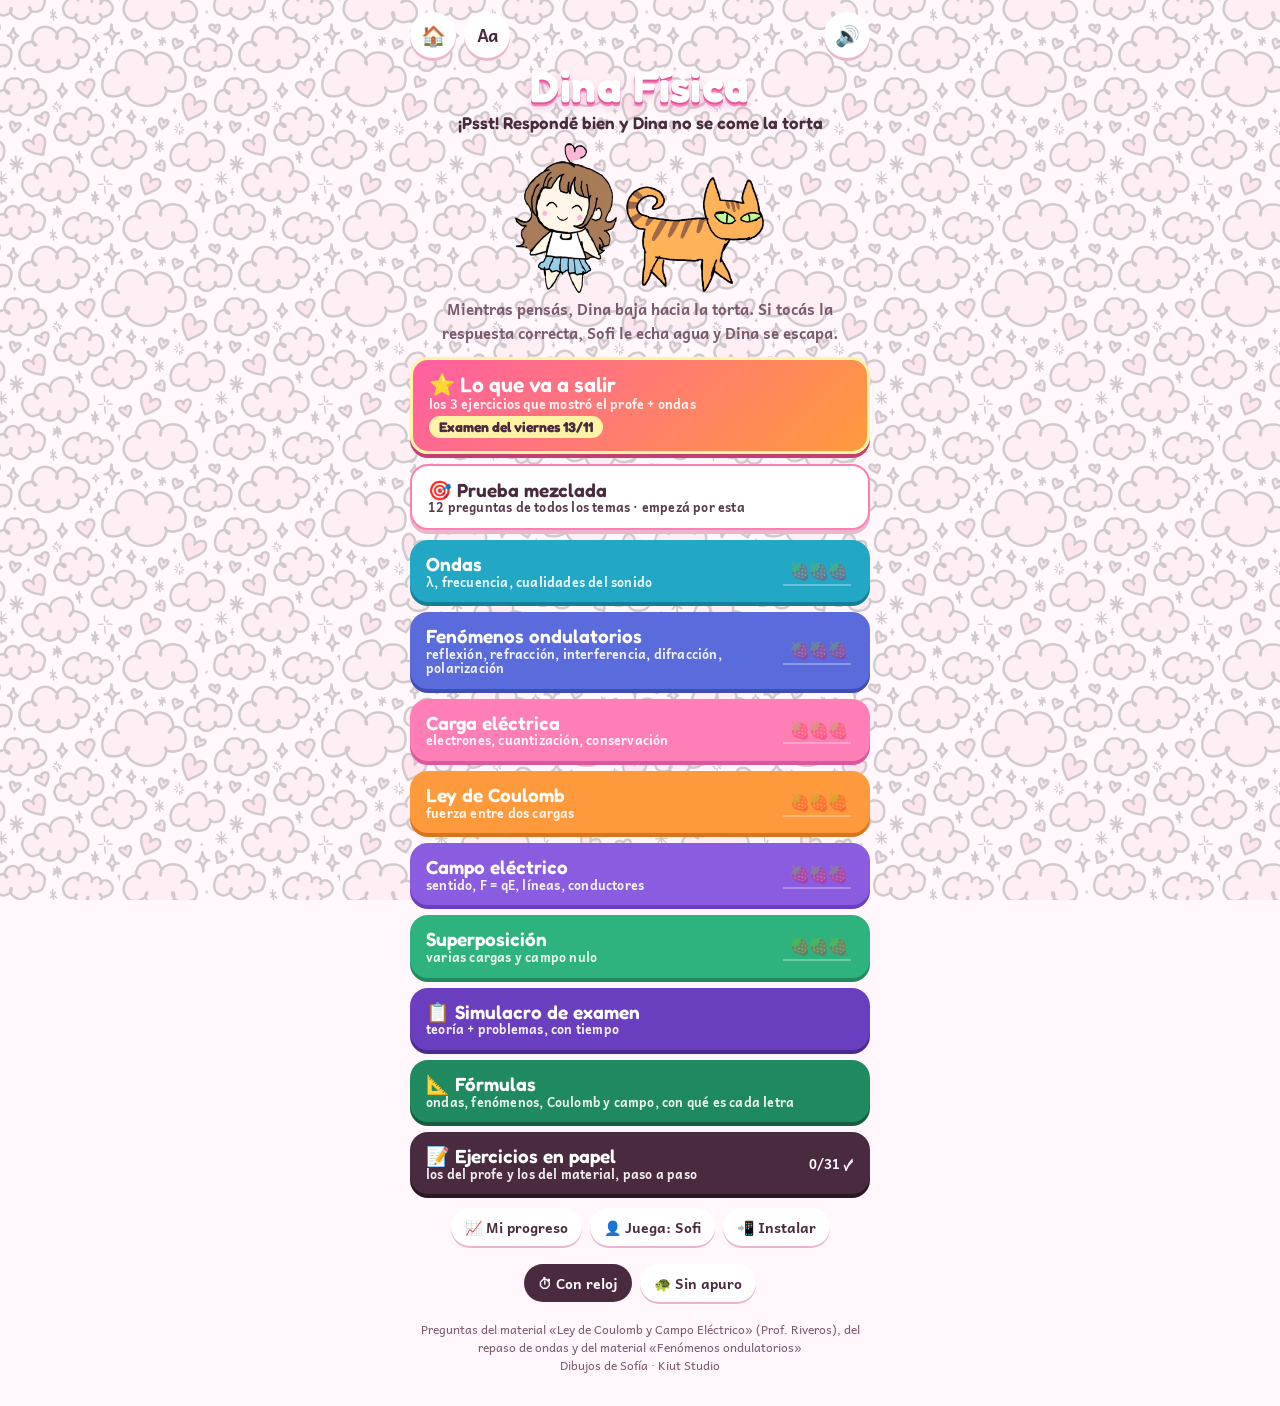
<file: estudio-sofi-7q4k/fisica-1/index.html>
<!doctype html>
<html lang="es">
<head>
<meta charset="utf-8">
<meta name="viewport" content="width=device-width, initial-scale=1, viewport-fit=cover">
<meta name="robots" content="noindex, nofollow">
<title>Dina Física</title>
<link rel="icon" href="../icon-192.png">
<link rel="manifest" href="../manifest.json">
<meta name="theme-color" content="#ff7eb6">
<link rel="apple-touch-icon" href="../apple-touch-icon.png">
<meta name="apple-mobile-web-app-capable" content="yes">
<meta name="mobile-web-app-capable" content="yes">
<meta name="apple-mobile-web-app-title" content="Dina Física">
<meta name="apple-mobile-web-app-status-bar-style" content="default">
<link rel="preconnect" href="https://fonts.googleapis.com">
<link rel="stylesheet" href="https://fonts.googleapis.com/css2?family=Fredoka:wght@500;600;700&display=swap">
<style>
/* Mundo único (rosa pastel de Dina Beat): pantalla de juego de una columna, escena arriba, pregunta y respuestas abajo */
:root{
  --crema:#fff7fb; --rosa:#ff7eb6; --rosa-osc:#e2559a; --tinta:#4a2a3f; --tinta-suave:#7b5a6f;
  --sombra:#e9b6cd; --blanco:#ffffff; --bien:#2fae78; --bien-fondo:#e3f7ee; --mal:#e2496b; --mal-fondo:#fde6ec;
  --b1:#ff7eb6; --b1s:#d9579a; --b2:#ff9a3c; --b2s:#d9741c; --b3:#8a5ce0; --b3s:#6a3fbf; --b4:#2fb37e; --b4s:#1f8a5f; --b5:#22a7c4; --b5s:#13809b; --b6:#5a6bdc; --b6s:#3e4cb5;
  --display:"Fredoka","Baloo 2","Trebuchet MS",system-ui,sans-serif;
  --texto:"Andika","Verdana","Segoe UI",system-ui,sans-serif;
  --escala:1; --pos:#e8553f; --neg:#3a7fd9; --vec:#6a4fd0; --vec2:#d9741c; --res:#1f8a5f;
  color-scheme:light;
}
html,body{height:100%}
:root{padding-top:env(safe-area-inset-top,0px);padding-bottom:env(safe-area-inset-bottom,0px)}
[hidden]{display:none!important}
img{max-width:100%}
body{margin:0;background:var(--crema);color:var(--tinta);font-family:var(--texto);font-size:16px;
  padding-left:max(16px,env(safe-area-inset-left,0px));padding-right:max(16px,env(safe-area-inset-right,0px));
  -webkit-tap-highlight-color:transparent;overflow-x:hidden}
body::after{content:"";position:fixed;inset:0;background:url(assets/nubes.webp) 0 0/220px repeat;opacity:.18;pointer-events:none;z-index:-1}
.app{max-width:460px;margin:0 auto;min-height:100%;display:flex;flex-direction:column;padding-block:12px 20px}
button{font:inherit;color:inherit;cursor:pointer;border:0;background:none}
button:focus-visible{outline:3px solid var(--tinta);outline-offset:2px}
.redondo{width:46px;height:46px;border-radius:50%;background:var(--blanco);box-shadow:0 3px 0 var(--sombra);font-size:20px;display:grid;place-items:center;flex:none}

/* ---------- Menú ---------- */
.top{display:flex;justify-content:space-between;align-items:center}
.top .izq{display:flex;gap:8px}
a.redondo{text-decoration:none;color:inherit}
h1{font-family:var(--display);font-weight:700;font-size:44px;line-height:1;margin:6px 0 4px;text-align:center;color:var(--blanco);
  -webkit-text-stroke:0;text-shadow:0 2px 0 var(--rosa-osc),0 4px 0 var(--rosa),0 6px 10px rgba(226,85,154,.25);letter-spacing:.5px}
.lema{text-align:center;font-family:var(--display);font-weight:600;margin:0 0 6px;font-size:17px;text-wrap:balance}
.duo{display:flex;justify-content:center;align-items:flex-end;gap:8px;height:150px;margin:4px 0}
.duo img{height:100%;width:auto;object-fit:contain}
.duo img.d{height:78%;animation:bamboleo 1.4s ease-in-out infinite}
@keyframes bamboleo{50%{transform:translateY(-6px) rotate(-3deg)}}
.ayuda{text-align:center;color:var(--tinta-suave);font-weight:700;font-size:15px;margin:0 0 12px;text-wrap:balance}
.lista{display:flex;flex-direction:column;gap:10px}
.btn{display:flex;align-items:center;gap:10px;width:100%;padding:13px 16px;border-radius:18px;color:var(--blanco);text-align:left;
  font-family:var(--display);font-weight:600;font-size:19px;box-shadow:0 4px 0 var(--s,#0003);transition:transform .08s}
.btn:active{transform:translateY(3px);box-shadow:0 1px 0 var(--s,#0003)}
.btn .nom{flex:1;min-width:0;line-height:1.15}
.btn .nom small{display:block;font-family:var(--texto);font-weight:700;font-size:12.5px;opacity:.92;letter-spacing:.2px}
.btn .der{text-align:right;font-family:var(--texto);font-size:13px;font-weight:800;white-space:nowrap}
.btn .der .fr{font-size:17px;letter-spacing:-2px}
.btn.mix{background:var(--blanco);color:var(--tinta);--s:var(--sombra);border:2px solid var(--rosa)}
.chips{display:flex;gap:8px;justify-content:center;margin:14px 0 4px;flex-wrap:wrap}
a.chip{text-decoration:none;color:inherit;display:inline-block}
.chip{padding:8px 14px;border-radius:999px;background:var(--blanco);box-shadow:0 2px 0 var(--sombra);font-weight:800;font-size:14px}
.chip[aria-pressed="true"]{background:var(--tinta);color:var(--blanco);box-shadow:none}
.pie{text-align:center;font-size:12px;color:var(--tinta-suave);margin-top:14px;line-height:1.5}

/* ---------- Juego ---------- */
.hud{display:flex;align-items:center;gap:10px}
.porciones{flex:1;display:flex;gap:2px;min-width:0}
.porciones span{flex:1;max-width:26px;aspect-ratio:1;background:url(assets/torta.webp) center/contain no-repeat;transition:opacity .3s,filter .3s}
.porciones span.comida{opacity:.25;filter:grayscale(1)}
.puntos{font-family:var(--display);font-weight:700;font-size:20px;display:flex;align-items:center;gap:4px;font-variant-numeric:tabular-nums}
.puntos img{height:24px}
.racha{font-size:12px;font-weight:800;color:var(--b2s);min-width:34px}
.puntitos{display:flex;gap:5px;justify-content:center;margin:8px 0 4px}
.puntitos i{width:9px;height:9px;border-radius:50%;background:var(--blanco);border:2px solid var(--sombra)}
.puntitos i.ok{background:var(--bien);border-color:var(--bien)}
.puntitos i.no{background:var(--mal);border-color:var(--mal)}
.puntitos i.ya{border-color:var(--tinta)}
.escena{position:relative;height:clamp(170px,27vh,230px);border-radius:24px;background:linear-gradient(#ffe9f3,#ffd9ea);overflow:hidden;
  box-shadow:inset 0 -18px 0 #ffc4dd}
.escena .riel{position:absolute;left:58%;top:8px;bottom:58px;width:6px;margin-left:-3px;border-radius:3px;
  background:repeating-linear-gradient(#ffb3d3 0 8px,transparent 8px 16px)}
.escena .torta{position:absolute;left:58%;bottom:6px;height:64px;transform:translateX(-50%)}
.escena .sofi{position:absolute;left:4%;bottom:4px;height:82%}
.escena .dina{position:absolute;left:58%;top:0;height:62px;transform:translate(-50%,0);will-change:top,transform}
.escena .dina.bob{animation:bob .6s ease-in-out infinite}
@keyframes bob{50%{margin-top:-4px}}
.escena .dina.huye{transition:transform .7s cubic-bezier(.3,.6,.4,1),opacity .7s;transform:translate(120%,-140%) rotate(-35deg) scale(.8);opacity:0}
.escena .dina.come{animation:come .55s ease-in-out}
@keyframes come{30%{transform:translate(-50%,0) scale(1.15) rotate(8deg)}60%{transform:translate(-50%,0) scale(.95) rotate(-8deg)}}
.torta.tiembla{animation:tiembla .4s}
@keyframes tiembla{25%{transform:translateX(-46%) rotate(-5deg)}75%{transform:translateX(-54%) rotate(5deg)}}
.gota{position:absolute;width:8px;height:8px;border-radius:50%;background:#7ec8ff;pointer-events:none;animation:gota .6s ease-out forwards}
@keyframes gota{to{transform:translate(var(--dx),var(--dy));opacity:0}}
.globo{position:absolute;left:50%;top:38%;transform:translate(-50%,-50%);font-family:var(--display);font-weight:700;font-size:26px;white-space:nowrap;
  pointer-events:none;animation:globo .9s ease-out forwards;text-shadow:0 2px 0 var(--blanco)}
@keyframes globo{0%{transform:translate(-50%,-30%) scale(.6);opacity:0}25%{transform:translate(-50%,-50%) scale(1.1);opacity:1}100%{transform:translate(-50%,-90%) scale(1);opacity:0}}
.reloj{position:absolute;right:10px;top:8px;font-weight:800;font-size:13px;background:var(--blanco);padding:3px 9px;border-radius:999px;color:var(--tinta-suave);font-variant-numeric:tabular-nums}

.tarjeta{background:var(--blanco);border-radius:22px;padding:14px 16px 16px;margin-top:12px;box-shadow:0 4px 0 var(--sombra)}
.tema{display:inline-block;font-size:12px;font-weight:800;letter-spacing:.6px;text-transform:uppercase;color:var(--blanco);padding:3px 10px;border-radius:999px;background:var(--tc)}
.preg{font-family:var(--texto);font-weight:700;font-size:calc(19px*var(--escala));line-height:1.4;margin:10px 0 2px;text-wrap:pretty}
.opciones{display:flex;flex-direction:column;gap:9px;margin-top:12px}
.op{display:flex;gap:10px;align-items:flex-start;width:100%;text-align:left;padding:11px 13px;border-radius:16px;background:var(--crema);border:2px solid var(--sombra);
  font-weight:700;font-size:calc(16px*var(--escala));line-height:1.35;transition:transform .08s,background .2s}
.op:active{transform:scale(.98)}
.op b{flex:none;width:26px;height:26px;border-radius:50%;background:var(--blanco);border:2px solid var(--sombra);display:grid;place-items:center;font-family:var(--display);font-size:14px}
.op span{min-width:0}
.op.bien{background:var(--bien-fondo);border-color:var(--bien)}
.op.bien b{background:var(--bien);border-color:var(--bien);color:var(--blanco)}
.op.mal{background:var(--mal-fondo);border-color:var(--mal)}
.op.mal b{background:var(--mal);border-color:var(--mal);color:var(--blanco)}
.op[disabled]{cursor:default}
.op[disabled]:not(.bien):not(.mal){opacity:.55}
.devolucion{margin-top:12px;border-radius:16px;padding:12px 14px;line-height:1.45;font-size:calc(16px*var(--escala))}
.devolucion.si{background:var(--bien-fondo)}
.devolucion.no{background:var(--mal-fondo)}
.devolucion h3{margin:0 0 4px;font-family:var(--display);font-size:19px}
.devolucion p{margin:0}
.devolucion .sec{display:block;margin-top:6px;font-size:13px;color:var(--tinta-suave);font-weight:700}
.sig{margin-top:12px;width:100%;padding:13px;border-radius:16px;background:var(--rosa);color:var(--blanco);font-family:var(--display);font-weight:700;font-size:19px;box-shadow:0 4px 0 var(--rosa-osc)}
.sig:active{transform:translateY(3px);box-shadow:0 1px 0 var(--rosa-osc)}

/* ---------- Resultado ---------- */
.res-cab{text-align:center;margin-top:6px}
.res-cab img{height:120px}
.res-cab h2{font-family:var(--display);font-size:32px;margin:6px 0 2px;text-wrap:balance}
.res-cab .nota{font-family:var(--display);font-weight:700;font-size:22px}
.res-cab .estrellas{font-size:32px;letter-spacing:2px;margin:4px 0}
.res-cab p{margin:4px 0 0;color:var(--tinta-suave);font-weight:700;text-wrap:balance}
.temas{background:var(--blanco);border-radius:20px;padding:14px 16px;margin-top:14px;box-shadow:0 4px 0 var(--sombra);display:flex;flex-direction:column;gap:10px}
.temas h3,.falladas h3{margin:0;font-family:var(--display);font-size:18px}
.fila{display:grid;grid-template-columns:1fr auto;gap:4px 10px;align-items:center;font-weight:700;font-size:14px}
.barra{grid-column:1/-1;height:10px;border-radius:5px;background:var(--crema);overflow:hidden}
.barra i{display:block;height:100%;border-radius:5px;background:var(--tc)}
.falladas{margin-top:14px;display:flex;flex-direction:column;gap:10px}
.falla{background:var(--blanco);border-radius:18px;padding:12px 14px;border-left:0;box-shadow:0 3px 0 var(--sombra);line-height:1.4;font-size:calc(16px*var(--escala))}
.falla .q{font-weight:800}
.falla .r{margin-top:6px;color:var(--bien);font-weight:800}
.falla .e{margin-top:4px;font-size:14px;color:var(--tinta-suave);font-weight:600}
.acciones{display:flex;flex-direction:column;gap:10px;margin-top:16px}
.todo-bien{text-align:center;font-weight:800;color:var(--bien);margin-top:10px}

/* ---------- Ejercicios en papel ---------- */
.btn.ej{background:var(--tinta);--s:#2c1726}
.cab-ej{display:flex;align-items:center;gap:10px;margin-bottom:6px}
.cab-ej h2{font-family:var(--display);font-size:26px;margin:0;flex:1;min-width:0}
.nivel{margin:16px 0 8px;font-family:var(--display);font-size:18px;font-weight:700}
.ej-item{display:flex;align-items:center;gap:10px;width:100%;text-align:left;padding:12px 14px;border-radius:16px;background:var(--blanco);box-shadow:0 3px 0 var(--sombra);font-weight:700;line-height:1.3;font-size:calc(16px*var(--escala))}
.ej-item + .ej-item{margin-top:8px}
.ej-item .n{flex:none;width:30px;height:30px;border-radius:50%;display:grid;place-items:center;background:var(--crema);font-family:var(--display);border:2px solid var(--sombra)}
.ej-item .t{flex:1;min-width:0}
.ej-item .st{flex:none;font-size:20px}
.enun{font-family:var(--texto);font-weight:700;font-size:calc(18px*var(--escala));line-height:1.5;margin:10px 0 0;text-wrap:pretty}
.papel{margin-top:10px;padding:10px 12px;border-radius:14px;background:var(--crema);border:2px dashed var(--sombra);font-weight:700;font-size:14px;color:var(--tinta-suave)}
.pasos{display:flex;flex-direction:column;gap:8px;margin-top:12px}
.paso{border-radius:14px;padding:10px 12px;background:var(--crema);line-height:1.7;font-size:calc(17px*var(--escala));overflow-x:auto;animation:aparece .25s ease-out}
.paso b{display:block;font-size:12px;letter-spacing:.6px;text-transform:uppercase;color:var(--tinta-suave)}
.paso.final{background:var(--bien-fondo);font-weight:800}
@keyframes aparece{from{opacity:0;transform:translateY(6px)}}
.tal{display:grid;grid-template-columns:repeat(3,1fr);gap:8px;margin-top:10px}
.tal button{padding:12px 6px;border-radius:14px;background:var(--crema);border:2px solid var(--sombra);font-weight:800;font-size:15px}
.chip input{font:inherit;border:0;background:transparent;width:8em;outline:none;color:inherit}
.enviado{text-align:center;font-size:12px;color:var(--tinta-suave);margin-top:8px;font-weight:700}

/* ---------- fórmulas legibles ---------- */
sup{font-size:.72em;line-height:0;vertical-align:.6em}
sub{font-size:.72em;line-height:0;vertical-align:-.3em}
.fr{display:inline-flex;flex-direction:column;align-items:stretch;vertical-align:middle;margin:.2em .2em;line-height:1.3;text-align:center}
.fr>span{padding:0 .3em}
.hueco{display:inline-block;width:1.4em}
.fr>span:first-child{border-bottom:2px solid currentColor;padding-bottom:.15em}
.fr>span:last-child{padding-top:.15em}
.fig{width:100%;max-width:400px;height:auto;display:block;margin:12px auto 0;font-family:var(--texto);font-weight:700;font-size:14px}
.fig text{fill:var(--tinta)}
.fig .vt text{fill:inherit}
.fig .suave,.fig .cota{fill:var(--tinta-suave)}
.fig .sg{fill:#fff;font-size:22px;font-family:var(--display)}
.fig .eje{stroke:var(--tinta-suave);stroke-width:1.5}
.ley{margin:4px 0 0;text-align:center;font-weight:700;font-size:calc(15px*var(--escala));line-height:1.6}
.marco{background:var(--blanco);border:2px solid var(--crema);border-radius:14px;padding:4px 6px 8px;margin-top:10px}
.formula{background:var(--blanco);border-radius:16px;padding:12px 14px;box-shadow:0 3px 0 var(--sombra)}
.formula + .formula{margin-top:8px}
.formula .mat{font-size:calc(21px*var(--escala));font-weight:700;line-height:1.7;overflow-x:auto}
.formula p{margin:6px 0 0;color:var(--tinta-suave);font-weight:700;font-size:calc(15px*var(--escala));line-height:1.5}
.metodo{background:var(--blanco);border-radius:16px;padding:12px 14px 12px 36px;margin:0;box-shadow:0 3px 0 var(--sombra);line-height:1.6;font-weight:700;font-size:calc(16px*var(--escala))}
.btn.form{background:var(--b4s);--s:#145c3f}

/* ---------- letra y tamaño ---------- */
.aa{font-family:var(--texto);font-weight:700;font-size:17px;letter-spacing:-.5px}
.hud .aa{width:40px;height:40px;font-size:15px}
.hoja{position:fixed;inset:0;z-index:50;display:flex;align-items:flex-end;justify-content:center;background:rgba(74,42,63,.35);animation:fondo .15s ease-out}
@keyframes fondo{from{opacity:0}}
.panel{width:100%;max-width:460px;max-height:86vh;overflow:auto;background:var(--crema);border-radius:24px 24px 0 0;
  padding:16px max(16px,env(safe-area-inset-right,0px)) calc(16px + env(safe-area-inset-bottom,0px)) max(16px,env(safe-area-inset-left,0px));
  box-shadow:0 -6px 24px rgba(74,42,63,.2);animation:sube .2s ease-out}
@keyframes sube{from{transform:translateY(40px);opacity:.5}}
.panel h2{font-family:var(--display);font-size:22px;margin:0}
.panel .fila-cab{display:flex;align-items:center;gap:10px;margin-bottom:10px}
.panel .fila-cab h2{flex:1}
.panel .sub{font-weight:700;color:var(--tinta-suave);font-size:14px;margin:12px 0 6px}
.letras{display:grid;grid-template-columns:1fr 1fr;gap:8px}
.letra{text-align:left;padding:10px 12px;border-radius:16px;background:var(--blanco);border:2px solid var(--sombra);min-width:0}
.letra[aria-pressed="true"]{border-color:var(--rosa-osc);box-shadow:0 0 0 2px var(--rosa) inset}
.letra .ln{display:block;font-weight:700;font-size:16px}
.letra .lm{display:block;font-size:17px;margin-top:4px;white-space:nowrap;overflow:hidden;text-overflow:ellipsis}
.letra .lf{display:block;font-size:11px;color:var(--tinta-suave);margin-top:2px;font-family:var(--display)}
.tam{display:flex;align-items:center;gap:8px}
.tam button{flex:none;width:52px;height:46px;border-radius:14px;background:var(--blanco);border:2px solid var(--sombra);font-weight:700}
.tam .menos{font-size:15px} .tam .mas{font-size:22px}
.tam .val{flex:1;text-align:center;font-weight:700;font-size:16px}
.muestra{background:var(--blanco);border-radius:16px;padding:10px 14px;line-height:1.6;font-size:calc(17px*var(--escala));margin-top:10px}

/* ---------- números nuevos y simulacro ---------- */
.btn.dado{background:var(--blanco);color:var(--tinta);--s:var(--sombra);border:2px dashed var(--b3);margin-top:12px}
.btn.sim{background:var(--b3s);--s:#4b2a8f}
.btn.examen{background:linear-gradient(135deg,#ff5fa2,#ff9a3c);--s:#c23f74;border:3px solid #fff3a6}
.btn.examen .nom{font-size:21px}
.cuenta{display:inline-block;margin-top:4px;padding:3px 10px;border-radius:999px;background:#fff3a6;color:var(--tinta);font-size:14px;font-weight:700}
.ojo{margin-top:12px;padding:12px 14px;border-radius:16px;background:#fff3d6;border:2px solid #ffc94d;text-align:left}
.ojo h3{margin:0 0 6px;font-size:18px}
.ojo li{margin:4px 0}
.animo{display:flex;gap:10px;align-items:center;text-align:left;background:var(--blanco);border-radius:18px;padding:10px 12px;margin-top:10px;box-shadow:0 3px 0 var(--sombra)}
.animo img{width:64px;height:64px;object-fit:contain;flex:none}
.animo p{margin:0}
.ej-item .vez{font-size:13px;color:var(--tinta-suave);white-space:nowrap}
.meta{margin-top:10px;padding:12px 14px;border-radius:18px;background:var(--blanco);box-shadow:0 3px 0 var(--sombra);text-align:left}
.meta h3{margin:0 0 8px;font-size:17px}
.meta p{margin:8px 0;font-size:calc(15px*var(--escala))}
.meta .bar{height:14px;border-radius:9px;background:var(--crema);border:2px solid var(--sombra);overflow:hidden}
.meta .bar i{display:block;height:100%;background:var(--b4)}
.acor{background:var(--blanco);border-radius:18px;padding:10px 16px;box-shadow:0 3px 0 var(--sombra);text-align:left}
.acor h3{margin:12px 0 4px;font-size:18px}
.acor ul{margin:0;padding-left:20px}
.acor li{margin:5px 0;font-size:calc(15px*var(--escala));line-height:1.45}
@media print{html,body{background:#fff !important;background-image:none !important}.cab-ej,.sig,.noimp{display:none !important}.acor{box-shadow:none;border:1px solid #888;padding:4px 10px}.acor h2{font-size:16px !important}.acor li{font-size:11px;margin:2px 0;line-height:1.3}.acor h3{margin:6px 0 1px;font-size:13px}.fr{font-size:.95em}@page{margin:10mm}.app,body,html{min-height:0 !important;height:auto !important}.app{padding:0 !important}}
.nuevo{display:inline-block;margin-left:6px;font-size:12px;font-weight:800;letter-spacing:.4px;text-transform:uppercase;color:var(--b3s);background:#efe7ff;padding:3px 10px;border-radius:999px}
.anotado{margin:12px 0 0;text-align:center;font-weight:800;color:var(--bien);font-size:17px}
.sub-t{font-weight:700;color:var(--tinta-suave);margin:14px 0 6px}
.nav{display:flex;gap:10px;align-items:center;justify-content:space-between;margin-top:14px}
.nav .sig{margin-top:0;width:auto;flex:1}
.nav .chip{flex:none}
.cab-ej.sim{justify-content:space-between}
.crono{flex:1;text-align:center;font-family:var(--display);font-weight:700;font-size:22px;font-variant-numeric:tabular-nums}
.crono.poco{color:var(--mal)}
.redondo.ancho{width:auto;border-radius:999px;padding:0 14px;font-weight:800;font-size:15px;color:var(--mal)}
.op.elegida{background:#efe7ff;border-color:var(--b3)}
.op.elegida b{background:var(--b3);border-color:var(--b3);color:var(--blanco)}
.falla.bienc{opacity:.8}
.falla .tu{margin-top:6px;color:var(--mal);font-weight:700}
.aviso{background:var(--mal-fondo);border-radius:14px;padding:10px 14px;font-weight:700;margin:8px 0 0}
.tal small{font-weight:600;color:var(--tinta-suave)}

@media (prefers-reduced-motion:reduce){*{animation:none!important;transition:none!important}}
</style>
<script src="config.js"></script>
<script src="../comun/nube.js"></script>
</head>
<body>
<div class="app" id="app"></div>

<script>
/* =====================  BANCO DE PREGUNTAS  =====================
   La primera opción de cada pregunta es la correcta (se mezclan al mostrarlas).
   s = sección del material del Prof. Riveros donde está explicado. */
const TEMAS = {
  b5:{nom:"Ondas", sub:"λ, frecuencia, cualidades del sonido", c:"var(--b5)", s:"var(--b5s)"},
  b6:{nom:"Fenómenos ondulatorios", sub:"reflexión, refracción, interferencia, difracción, polarización", c:"var(--b6)", s:"var(--b6s)"},
  b1:{nom:"Carga eléctrica", sub:"electrones, cuantización, conservación", c:"var(--b1)", s:"var(--b1s)"},
  b2:{nom:"Ley de Coulomb", sub:"fuerza entre dos cargas", c:"var(--b2)", s:"var(--b2s)"},
  b3:{nom:"Campo eléctrico", sub:"sentido, F = qE, líneas, conductores", c:"var(--b3)", s:"var(--b3s)"},
  b4:{nom:"Superposición", sub:"varias cargas y campo nulo", c:"var(--b4)", s:"var(--b4s)"}
};
const BANCO = [
/* ---------- Bloque 5: ondas (repaso del 30/10 y lo que mostró el profe) ---------- */
{id:"o1",b:"b5",q:"¿En qué unidad se mide la longitud de onda (λ)?",o:["Metro (m)","Hertz (Hz)","Segundo (s)","Radián por segundo (rad/s)"],e:"λ es una distancia: la que hay entre dos crestas seguidas. Se mide en metros.",s:"Repaso del 30/10"},
{id:"o2",b:"b5",q:"¿En qué unidad se mide la frecuencia (f)?",o:["Hertz (Hz)","Metro (m)","Segundo (s)","Watt por metro cuadrado (W/m²)"],e:"f = cuántas vibraciones hay en un segundo. 1 Hz = 1 vibración por segundo.",s:"Repaso del 30/10"},
{id:"o3",b:"b5",q:"¿En qué unidad se mide la frecuencia angular (ω)?",o:["rad/s","Hz","m/s","s"],e:"ω = 2π · f y se mide en radianes por segundo.",s:"Repaso del 30/10"},
{id:"o4",b:"b5",q:"¿En qué unidad se mide el período (T)?",o:["Segundo (s)","Hertz (Hz)","Metro (m)","rad/s"],e:"T es el tiempo que tarda una vibración completa. Se mide en segundos.",s:"Repaso del 30/10"},
{id:"o5",b:"b5",q:"¿Cuál es la fórmula de la longitud de onda con la velocidad y la frecuencia?",o:["λ = [[v::f]]","λ = v · f","λ = [[f::v]]","λ = v + f"],e:"λ = v · T y T = [[1::f]], entonces λ = [[v::f]].",s:"Repaso del 30/10"},
{id:"o6",b:"b5",q:"¿Cómo se relacionan el período (T) y la frecuencia (f)?",o:["T = [[1::f]]","T = f²","T = 2 · f","T = f − 1"],e:"Son inversos: si la frecuencia es alta, cada vibración dura menos.",s:"Repaso del 30/10"},
{id:"o7",b:"b5",q:"Una bocina emite 686 Hz y el sonido viaja a 343 m/s. ¿Cuál es la longitud de onda?",o:["0,5 m","2 m","235 298 m","1 029 m"],e:"λ = [[v::f]] = [[343::686]] = 0,5 m. Es el ejercicio que mostró el profe.",s:"Ejercicio del profe"},
{id:"o8",b:"b5",q:"Si la velocidad no cambia y la frecuencia se duplica, ¿qué pasa con la longitud de onda?",o:["Se reduce a la mitad","Se duplica","No cambia","Se cuadruplica"],e:"λ = [[v::f]]: si f está abajo y se duplica, λ queda a la mitad.",s:"Repaso del 30/10"},
{id:"o9",b:"b5",q:"Una onda tiene λ = 2 m y f = 170 Hz. ¿Cuál es su velocidad?",o:["340 m/s","85 m/s","172 m/s","0,012 m/s"],e:"v = λ · f = 2 · 170 = 340 m/s.",s:"Repaso del 30/10"},
{id:"o10",b:"b5",q:"El tono o altura de un sonido depende de…",o:["La frecuencia fundamental (Hz)","La amplitud (W/m²)","El espectro armónico","El tiempo de persistencia"],e:"Frecuencia alta = sonido agudo. Frecuencia baja = sonido grave.",s:"Repaso del 30/10"},
{id:"o11",b:"b5",q:"La intensidad de un sonido depende de…",o:["La amplitud o potencia por área (W/m² o dB)","La frecuencia fundamental (Hz)","El espectro armónico","El tiempo de persistencia (s)"],e:"Intensidad = sonido fuerte o débil. Se mide en W/m² o en decibeles (dB).",s:"Repaso del 30/10"},
{id:"o12",b:"b5",q:"El timbre de un sonido depende de…",o:["El espectro armónico (no tiene unidad)","La frecuencia fundamental (Hz)","La potencia por área (W/m²)","El tiempo de persistencia (s)"],e:"El timbre permite distinguir una guitarra de un piano que tocan la misma nota. Es adimensional.",s:"Repaso del 30/10"},
{id:"o13",b:"b5",q:"La duración de un sonido se relaciona con…",o:["El tiempo de persistencia (s)","La frecuencia fundamental (Hz)","El espectro armónico","La amplitud (dB)"],e:"Cuánto tiempo se escucha el sonido. Se mide en segundos.",s:"Repaso del 30/10"},
{id:"o14",b:"b5",q:"¿Qué cualidad del sonido permite distinguir una guitarra de un piano que tocan la misma nota?",o:["El timbre","El tono","La intensidad","La duración"],e:"Misma nota = mismo tono. Lo que cambia es el timbre (el espectro armónico).",s:"Repaso del 30/10"},
{id:"o15",b:"b5",q:"Un sonido agudo tiene…",o:["Frecuencia alta","Frecuencia baja","Mucha intensidad","Poca duración"],e:"Agudo o grave es el tono, y el tono depende de la frecuencia.",s:"Repaso del 30/10"},
{id:"o16",b:"b5",q:"Un parlante de 10 W reparte su potencia en un área de 2 m². ¿Cuál es la intensidad?",o:["5 W/m²","20 W/m²","12 W/m²","0,2 W/m²"],e:"I = [[P::A]] = [[10::2]] = 5 W/m². P es la potencia y A el área.",s:"Repaso del 30/10"},
{id:"o17",b:"b5",q:"¿Qué es la reflexión?",o:["Una onda llega a una frontera y regresa al medio de donde venía","Una onda pasa a otro medio donde cambia su rapidez","Dos ondas coinciden en el mismo lugar","La onda vibra en un solo plano"],e:"El eco es un ejemplo: el sonido rebota y vuelve.",s:"Repaso del 30/10"},
{id:"o18",b:"b5",q:"¿Qué es la refracción?",o:["Una onda pasa de un medio a otro donde su rapidez es diferente","Una onda rebota en una frontera y vuelve","Dos ondas coinciden en el mismo lugar","La onda vibra en un solo plano"],e:"Ejemplo: una cuchara en un vaso de agua parece quebrada.",s:"Repaso del 30/10"},
{id:"o19",b:"b5",q:"¿Qué es la interferencia?",o:["Dos o más ondas coinciden al mismo tiempo en una región del espacio","Una onda rebota en una frontera","Una onda cambia de medio","Una onda pierde energía"],e:"Las ondas se suman: pueden reforzarse o anularse.",s:"Repaso del 30/10"},
{id:"o20",b:"b5",q:"¿Qué es la polarización?",o:["Cuando la vibración de una onda transversal queda en un solo plano","Cuando una onda rebota y vuelve","Cuando una onda cambia de medio","Cuando dos ondas se suman"],e:"Ejemplo: los lentes de sol polarizados dejan pasar la luz que vibra en un solo plano.",s:"Repaso del 30/10"},
{id:"o21",b:"b5",q:"¿Se puede polarizar el sonido en el aire?",o:["No, porque es una onda longitudinal","Sí, como la luz","Sí, pero solo en el agua","No, porque no tiene frecuencia"],e:"Solo se polarizan las ondas transversales, como la luz. El sonido es longitudinal.",s:"Repaso del 30/10"},
{id:"o22",b:"b5",q:"¿Cuál es la diferencia entre ondas mecánicas y electromagnéticas?",o:["Las mecánicas necesitan un medio; las electromagnéticas viajan también en el vacío","Las mecánicas viajan en el vacío; las electromagnéticas no","Las mecánicas no tienen frecuencia","No hay diferencia"],e:"El sonido (mecánica) no viaja en el vacío. La luz (electromagnética) sí.",s:"Repaso del 30/10"},
{id:"o23",b:"b5",q:"¿Cuál de estas es una onda electromagnética?",o:["La luz","El sonido","Una ola del mar","Una onda en una cuerda"],e:"Luz, radio, rayos X y microondas son electromagnéticas. Las otras son mecánicas.",s:"Repaso del 30/10"},
{id:"o24",b:"b5",q:"El eco es un ejemplo de…",o:["Reflexión","Refracción","Interferencia","Polarización"],e:"El sonido rebota en una pared y vuelve.",s:"Repaso del 30/10"},
{id:"o25",b:"b5",q:"Para pasar de centímetros a metros…",o:["Se divide por 100","Se multiplica por 100","Se divide por 1 000","Se multiplica por 10"],e:"30 cm ÷ 100 = 0,30 m. Siempre en metros antes de usar una fórmula.",s:"Repaso del 30/10"},
/* ---------- Bloque 6: fenómenos ondulatorios (material «Fenómenos ondulatorios», 12/11) ---------- */
{id:"n1",b:"b6",q:"¿Qué es una onda?",o:["Una perturbación que se propaga y transporta energía, sin transportar materia de forma neta","Un desplazamiento de materia de un lugar a otro","Una fuerza que empuja a las partículas del medio","Un movimiento que no transporta energía"],e:"La onda lleva energía de un lugar a otro, pero la materia no viaja con ella.",s:"Sección 1"},
{id:"n2",b:"b6",q:"¿Qué necesita una onda mecánica para propagarse?",o:["Un medio material","El vacío","Una fuente de luz","Un campo eléctrico"],e:"El sonido, las ondas en una cuerda o en el agua necesitan un medio. Por eso el sonido no viaja en el vacío.",s:"Sección 1"},
{id:"n3",b:"b6",q:"En una onda transversal, las partículas vibran…",o:["perpendicular a la dirección de propagación","paralelo a la dirección de propagación","sin moverse","en círculos alrededor de la fuente"],e:"Transversal: vibración ⊥ propagación. Ejemplo: una onda en una cuerda.",s:"Sección 1.1"},
{id:"n4",b:"b6",q:"En una onda longitudinal, las partículas vibran…",o:["paralelo a la dirección de propagación","perpendicular a la dirección de propagación","solo en la superficie","a 45° de la propagación"],e:"Longitudinal: vibración ∥ propagación. Ejemplo: el sonido en el aire, con zonas de compresión y de rarefacción.",s:"Sección 1.2"},
{id:"n5",b:"b6",q:"¿Qué representa la amplitud A de una onda?",o:["El máximo desplazamiento de una partícula respecto de su posición de equilibrio","La distancia entre dos crestas","El tiempo de una vibración completa","La velocidad de la onda"],e:"La distancia entre dos crestas es la longitud de onda λ, no la amplitud.",s:"Sección 1.1"},
{id:"n6",b:"b6",q:"¿Cuál es la fórmula del número de onda k?",o:["k = [[2π::λ]]","k = 2π · λ","k = [[λ::2π]]","k = [[1::T]]"],e:"k = [[2π::λ]]. Y también v = [[ω::k]].",s:"Sección 2.3"},
{id:"n7",b:"b6",q:"¿Cuál es la ley de la reflexión?",o:["El ángulo de incidencia es igual al ángulo de reflexión (θ_i = θ_r)","El ángulo de reflexión es el doble del de incidencia","El ángulo de reflexión es 90° menos el de incidencia","Los dos ángulos suman 180°"],e:"θ_i = θ_r, los dos medidos respecto de la normal.",s:"Sección 3.1"},
{id:"n8",b:"b6",q:"Una onda incide en una frontera formando 38° con la normal. ¿Cuánto vale el ángulo de reflexión?",o:["38°","52°","76°","142°"],e:"θ_r = θ_i = 38°. La onda incidente y la reflejada forman el mismo ángulo con la normal.",s:"Sección 3.4"},
{id:"n9",b:"b6",q:"En la reflexión, los ángulos de incidencia y de reflexión se miden respecto de…",o:["la normal","la frontera","la dirección de la fuente","el eje horizontal"],e:"La normal es la línea perpendicular a la frontera.",s:"Sección 3.1"},
{id:"n10",b:"b6",q:"Un pulso en una cuerda llega a un extremo fijo. ¿Qué pasa al reflejarse?",o:["Se refleja invertido (cambio de fase de π, o sea 180°)","Se refleja sin invertirse","Desaparece","Se refracta"],e:"Extremo fijo: el pulso vuelve invertido, Δφ = π.",s:"Sección 3.3.1"},
{id:"n11",b:"b6",q:"Un pulso en una cuerda llega a un extremo libre. ¿Qué pasa al reflejarse?",o:["Vuelve sin invertirse (Δφ = 0)","Vuelve invertido (Δφ = π)","Se detiene","Cambia su frecuencia"],e:"Extremo libre: el pulso vuelve igual, sin invertirse.",s:"Sección 3.3.2"},
{id:"n12",b:"b6",q:"Cuando una onda cambia de medio (refracción), ¿cuál de estas magnitudes NO cambia?",o:["La frecuencia","La rapidez","La longitud de onda","La rapidez y la longitud de onda juntas"],e:"La frecuencia la determina la fuente: f₁ = f₂. Cambian v y λ.",s:"Sección 4"},
{id:"n13",b:"b6",q:"En la refracción, si la rapidez de la onda disminuye en el segundo medio, su longitud de onda…",o:["disminuye","aumenta","no cambia","se vuelve cero"],e:"[[v₁::v₂]] = [[λ₁::λ₂]] porque f no cambia. Si baja v, baja λ.",s:"Sección 4.1"},
{id:"n14",b:"b6",q:"¿Cuál es la relación entre el ángulo y la rapidez en la refracción?",o:["[[sin θ₁::v₁]] = [[sin θ₂::v₂]]","sin θ₁ · v₁ = sin θ₂ · v₂","[[θ₁::v₂]] = [[θ₂::v₁]]","sin θ₁ + v₁ = sin θ₂ + v₂"],e:"Es la ley de Snell para ondas: el seno del ángulo dividido la rapidez es igual en los dos medios.",s:"Sección 4.2"},
{id:"n15",b:"b6",q:"Si v₂ < v₁, la onda refractada…",o:["se acerca a la normal (θ₂ < θ₁)","se aleja de la normal (θ₂ > θ₁)","no cambia de dirección","vuelve al primer medio"],e:"Más lenta en el segundo medio → se desvía hacia la normal.",s:"Sección 4.4"},
{id:"n16",b:"b6",q:"Si v₂ > v₁, la onda refractada…",o:["se aleja de la normal (θ₂ > θ₁)","se acerca a la normal (θ₂ < θ₁)","no cambia de dirección","se refleja"],e:"Más rápida en el segundo medio → se desvía alejándose de la normal.",s:"Sección 4.4"},
{id:"n17",b:"b6",q:"Una onda viaja a v₁ = 4,0 m/s y llega a la frontera con θ₁ = 30°. En el segundo medio v₂ = 2,0 m/s. ¿Cuánto vale θ₂?",o:["≈ 14,5°","≈ 60°","≈ 15°","≈ 25°"],e:"sin θ₂ = [[v₂::v₁]] · sin θ₁ = [[2::4]] · 0,5 = 0,25 → θ₂ ≈ 14,5°. Como v₂ < v₁, se acerca a la normal.",s:"Sección 4.5"},
{id:"n18",b:"b6",q:"¿Qué es el principio de superposición?",o:["Si dos ondas coinciden, la onda resultante es la suma: y_R = y₁ + y₂","La onda resultante es la resta de las dos ondas","La onda más grande borra a la más chica","Dos ondas nunca pueden coincidir en el mismo lugar"],e:"Es la base de la interferencia.",s:"Sección 5"},
{id:"n19",b:"b6",q:"¿Cuándo hay interferencia constructiva?",o:["Cuando las ondas llegan en fase: Δr = mλ","Cuando una cresta coincide con un valle","Cuando Δr = (m + ½) · λ","Cuando las ondas tienen distinta frecuencia"],e:"En fase: A + A = 2A. La amplitud aumenta. m = 0, 1, 2, 3…",s:"Sección 5.1"},
{id:"n20",b:"b6",q:"¿Cuándo hay interferencia destructiva (con amplitudes iguales)?",o:["Cuando una cresta coincide con un valle: Δr = (m + ½) · λ","Cuando las ondas llegan en fase","Cuando Δr = mλ","Cuando las ondas no se encuentran"],e:"A + (−A) = 0. La condición es Δr = (m + ½) · λ.",s:"Sección 5.2"},
{id:"n21",b:"b6",q:"En un punto, λ = 0,80 m y la diferencia de caminos es Δr = 2,40 m. ¿Qué interferencia hay?",o:["Constructiva (Δr = 3λ)","Destructiva","Ninguna","No se puede saber"],e:"[[Δr::λ]] = [[2,40::0,80]] = 3, un número entero → Δr = mλ → constructiva.",s:"Sección 5.5"},
{id:"n22",b:"b6",q:"¿Cuánto vale la diferencia de fase Δφ en función de Δr?",o:["Δφ = [[2π::λ]] · Δr","Δφ = [[λ::2π]] · Δr","Δφ = 2π · λ · Δr","Δφ = [[Δr::2π]]"],e:"Constructiva: Δφ = 2mπ. Destructiva: Δφ = (2m + 1)π.",s:"Sección 5.3"},
{id:"n23",b:"b6",q:"En una interferencia destructiva, las ondas…",o:["no desaparecen para siempre: sus desplazamientos se cancelan mientras se superponen","desaparecen para siempre","pierden toda su energía","cambian de frecuencia"],e:"Después de cruzarse, cada onda sigue su camino como si nada.",s:"Sección 12"},
{id:"n24",b:"b6",q:"¿Qué es la difracción?",o:["La onda se extiende o se curva al atravesar una abertura o rodear un obstáculo","La onda rebota en una frontera","La onda cambia de rapidez al cambiar de medio","La vibración queda en un solo plano"],e:"Ejemplo: escuchás una conversación desde otra habitación porque el sonido dobla en la puerta.",s:"Sección 6"},
{id:"n25",b:"b6",q:"¿Cuándo es más evidente la difracción?",o:["Cuando el tamaño de la abertura es comparable con la longitud de onda (a ≈ λ)","Cuando la abertura es mucho mayor que λ (a ≫ λ)","Cuando la onda es longitudinal","Cuando la frecuencia es cero"],e:"Si a ≫ λ la difracción es pequeña. Si a ≈ λ es muy apreciable.",s:"Sección 6.1"},
{id:"n26",b:"b6",q:"Una onda de agua tiene λ = 0,50 m y pasa por una abertura de a = 0,55 m. ¿Cómo es la difracción?",o:["Apreciable (a/λ = 1,1, o sea a ≈ λ)","Muy pequeña","No hay difracción","Se transforma en refracción"],e:"[[a::λ]] = [[0,55::0,50]] = 1,1. Como a ≈ λ, se espera una difracción apreciable.",s:"Sección 6.4"},
{id:"n27",b:"b6",q:"¿Qué dice el principio de Huygens?",o:["Cada punto de un frente de onda es fuente de ondas secundarias; la envolvente forma el nuevo frente","Las ondas siempre se propagan en línea recta","La frecuencia no cambia al cambiar de medio","La luz no puede polarizarse"],e:"Ayuda a entender la reflexión, la refracción y la difracción.",s:"Sección 6.3"},
{id:"n28",b:"b6",q:"¿Qué se necesita para que una onda se pueda polarizar?",o:["Que sea una onda transversal","Que sea una onda longitudinal","Que viaje en el vacío","Que tenga frecuencia baja"],e:"La polarización selecciona una dirección de vibración, y eso solo existe en ondas transversales.",s:"Sección 7"},
{id:"n29",b:"b6",q:"La polarización de la luz es una evidencia de que la luz es…",o:["una onda transversal","una onda longitudinal","una onda mecánica","una partícula sin energía"],e:"La luz es una onda electromagnética transversal, por eso se puede polarizar.",s:"Sección 7.3"},
{id:"n30",b:"b6",q:"Luz polarizada con I₀ = 100 W/m² pasa por un analizador a 60°. ¿Cuánto vale la intensidad transmitida?",o:["25 W/m²","50 W/m²","75 W/m²","86,6 W/m²"],e:"I = I₀ · cos²θ = 100 · (0,5)² = 100 · 0,25 = 25 W/m².",s:"Sección 7.5"},
{id:"n31",b:"b6",q:"¿Cuál es la ley de Malus?",o:["I = I₀ · cos²θ","I = I₀ · cos θ","I = I₀ · sin²θ","I = [[I₀::cos²θ]]"],e:"I₀ es la intensidad inicial e I la transmitida. θ es el ángulo entre las direcciones de polarización.",s:"Sección 7.4"},
{id:"n32",b:"b6",q:"¿Se puede polarizar el sonido ordinario en el aire?",o:["No de la misma forma que una onda transversal, porque es longitudinal","Sí, igual que la luz","Sí, pero solo de noche","No, porque no tiene amplitud"],e:"El sonido en el aire es longitudinal: no tiene una dirección transversal para seleccionar.",s:"Sección 7.2"},
{id:"n33",b:"b6",q:"La onda llega a una frontera y vuelve al medio de donde venía. ¿Qué fenómeno es?",o:["Reflexión","Refracción","Difracción","Polarización"],e:"Pregunta 1 de la lista del material: ¿llega a una frontera y regresa? → reflexión.",s:"Sección 9"},
{id:"n34",b:"b6",q:"La onda entra en otra región y cambia su velocidad o su dirección. ¿Qué fenómeno es?",o:["Refracción","Reflexión","Interferencia","Difracción"],e:"Pregunta 2 de la lista del material: cambia de medio y de rapidez → refracción.",s:"Sección 9"},
{id:"n35",b:"b6",q:"Dos ondas coinciden en el mismo lugar al mismo tiempo. ¿Qué fenómeno es?",o:["Interferencia","Difracción","Reflexión","Polarización"],e:"Pregunta 3 de la lista del material: se suman por el principio de superposición.",s:"Sección 9"},
{id:"n36",b:"b6",q:"La onda atraviesa una abertura o rodea un obstáculo y se abre. ¿Qué fenómeno es?",o:["Difracción","Refracción","Interferencia","Reflexión"],e:"Pregunta 4 de la lista del material. No lo confundas con la refracción: la difracción tiene que ver con aberturas y obstáculos.",s:"Sección 9"},
{id:"n37",b:"b6",q:"Se selecciona una dirección transversal de vibración. ¿Qué fenómeno es?",o:["Polarización","Difracción","Interferencia","Refracción"],e:"Pregunta 5 de la lista del material.",s:"Sección 9"},
{id:"n38",b:"b6",q:"¿Cuál es la diferencia entre reflexión y refracción?",o:["En la reflexión la onda vuelve; en la refracción continúa hacia otro medio","En la reflexión cambia la frecuencia; en la refracción no","Son lo mismo","En la refracción la onda vuelve; en la reflexión continúa"],e:"Error frecuente del material: reflexión = vuelve. Refracción = sigue hacia otro medio y cambia su rapidez.",s:"Sección 12"},
{id:"n39",b:"b6",q:"¿Cuál es el orden recomendado para resolver un problema de ondas?",o:["Datos → Incógnita → Ecuación → Despeje → Cálculo → Resultado","Cálculo → Datos → Ecuación → Resultado","Ecuación → Resultado → Datos","Resultado → Datos → Cálculo"],e:"Y al final: el resultado con unidades y una interpretación física.",s:"Sección 10"},
/* ---------- lo que mostró el profe (Coulomb y triángulo) ---------- */
{id:"x1",b:"b2",q:"q₁ = +4 µC y q₂ = +6 µC están separadas 30 cm. ¿La fuerza es de atracción o de repulsión?",o:["Repulsión","Atracción","No hay fuerza","Depende de la distancia"],e:"Las dos son positivas: mismo signo → se repelen. F ≈ 2,4 N.",s:"Ejercicio del profe"},
{id:"x2",b:"b2",q:"q₁ = +4 µC y q₂ = +6 µC están a 0,30 m. Con k = 9 × 10⁹, ¿cuánto vale F?",o:["2,4 N","0,72 N","7,2 N","24 N"],e:"F = [[(9 × 10⁹) · (4 × 10⁻⁶) · (6 × 10⁻⁶)::(0,30)²]] = [[0,216::0,09]] = 2,4 N.",s:"Ejercicio del profe"},
{id:"x3",b:"b4",q:"En el triángulo del profe (q₁ = +2 µC, q₂ = −4 µC, q₃ = +7 µC), ¿qué ángulo forman F₁₃ y F₂₃?",o:["120°","60°","90°","180°"],e:"F₁₃ se aleja de q₁ (repulsión) y F₂₃ va hacia q₂ (atracción). Entre las dos flechas quedan 120°.",s:"Ejercicio del profe"},
{id:"x4",b:"b4",q:"¿Cuánto vale cos 120°?",o:["−0,5","0,5","−0,87","0,87"],e:"cos 120° = −0,5. La calculadora tiene que estar en grados (DEG o D en la pantalla).",s:"Ejercicio del profe"},
{id:"x5",b:"b4",q:"¿Cuál es la fórmula de la resultante de dos fuerzas que forman un ángulo α?",o:["F_R = √(F₁₃² + F₂₃² + 2 · F₁₃ · F₂₃ · cos α)","F_R = F₁₃ + F₂₃","F_R = √(F₁₃² + F₂₃ + 2 · F₁₃ · F₂₃ · cos α)","F_R = F₁₃² + F₂₃² · cos α"],e:"Las dos fuerzas van al cuadrado. Si α = 120°, el último término resta porque cos 120° es negativo.",s:"Ejercicio del profe"},
{id:"x6",b:"b4",q:"Para calcular F₂₃ (la fuerza de q₂ sobre q₃), ¿qué cargas se multiplican?",o:["q₂ · q₃","q₁ · q₃","q₁ · q₂","q₁ · q₂ · q₃"],e:"Los subíndices te dicen cuáles: F₂₃ → q₂ y q₃. La distancia es el lado del triángulo.",s:"Ejercicio del profe"},
{id:"x7",b:"b4",q:"En el triángulo del profe, F₁₃ = 0,504 N y F₂₃ = 1,008 N forman 120°. ¿Cuánto vale F_R?",o:["≈ 0,87 N","≈ 1,51 N","≈ 1,33 N","≈ 0,50 N"],e:"F_R = √(0,504² + 1,008² + 2 · 0,504 · 1,008 · (−0,5)) = √0,762 ≈ 0,87 N.",s:"Ejercicio del profe"},
/* ---------- Bloque 1: carga eléctrica ---------- */
{id:"c1",b:"b1",q:"¿Qué es la carga eléctrica?",o:["Una propiedad de la materia responsable de las interacciones eléctricas","La cantidad de átomos que tiene un cuerpo","La fuerza que hacen dos cuerpos entre sí","La energía que guarda un átomo"],e:"Es una propiedad física de la materia. Se representa con q o Q y hay dos tipos: positiva y negativa.",s:"Sección 4"},
{id:"c2",b:"b1",q:"¿Cuál es la unidad de carga en el Sistema Internacional?",o:["El coulomb (C)","El newton (N)","El newton por coulomb (N/C)","El electrón (e)"],e:"[q] = C. El newton es de fuerza y el N/C es de campo.",s:"Sección 4"},
{id:"c3",b:"b1",q:"¿Cuánto vale la carga elemental e?",o:["1,602 × 10⁻¹⁹ C","8,99 × 10⁹ C","1,602 × 10¹⁹ C","8,854 × 10⁻¹² C"],e:"e = 1,602 × 10⁻¹⁹ C. Es la carga de un protón (+e) o de un electrón (−e). 8,99 × 10⁹ es la constante k.",s:"Sección 5"},
{id:"c4",b:"b1",q:"¿Qué carga tiene un neutrón?",o:["Nula (0)","+e","−e","Depende del átomo"],e:"Protón: positiva. Electrón: negativa. Neutrón: carga nula.",s:"Sección 3"},
{id:"c5",b:"b1",q:"Un cuerpo tiene Q = −3,2 µC. ¿Qué le pasa?",o:["Tiene exceso de electrones","Tiene falta de electrones","Tiene exceso de protones","Está neutro"],e:"Si Q < 0 el cuerpo tiene electrones de más. Si Q > 0, le faltan electrones.",s:"Sección 6"},
{id:"c6",b:"b1",q:"¿Cuántos electrones de más tiene un cuerpo con Q = −3,2 µC?",o:["≈ 2,0 × 10¹³ electrones","≈ 2,0 × 10⁻¹³ electrones","≈ 5,1 × 10⁻²⁵ electrones","≈ 3,2 × 10⁶ electrones"],e:"n = |Q| / e = (3,2 × 10⁻⁶) / (1,602 × 10⁻¹⁹) ≈ 2,0 × 10¹³. Primero se pasa µC a C.",s:"Secciones 6 y 7"},
{id:"c7",b:"b1",q:"¿Qué significa que la carga esté cuantizada?",o:["Que siempre es un múltiplo entero de e (Q = ne)","Que puede tener cualquier valor","Que no se crea ni se destruye","Que se mide en N/C"],e:"Q = n·e con n entero. Por eso se puede contar cuántos electrones se pasaron.",s:"Sección 6"},
{id:"c8",b:"b1",q:"¿Qué dice la conservación de la carga?",o:["En un sistema aislado la carga total no cambia: los electrones solo pasan de un cuerpo a otro","Al frotar dos cuerpos se crea carga nueva","La carga desaparece cuando un cuerpo se descarga","Los protones pasan de un cuerpo a otro"],e:"Q inicial = Q final. Lo que se mueve son electrones, no se crea carga.",s:"Sección 8"},
{id:"c9",b:"b1",q:"Después de frotarlo, un cuerpo queda con carga positiva. ¿Por qué?",o:["Perdió electrones","Ganó protones","Ganó electrones","Se crearon cargas positivas"],e:"Queda con menos electrones que protones. Los protones no se mueven en la electrización.",s:"Secciones 6 y 8"},
{id:"c10",b:"b1",q:"¿Qué pasa entre dos cargas negativas?",o:["Se repelen","Se atraen","No interactúan","Depende de la distancia"],e:"Mismo signo se repelen: (−, −) → repulsión, igual que (+, +).",s:"Sección 9"},
{id:"c11",b:"b1",q:"¿Qué pasa entre una carga positiva y una negativa?",o:["Se atraen","Se repelen","No interactúan","Se anulan y desaparecen"],e:"Signos opuestos se atraen: (+, −) → atracción. Las fuerzas apuntan una hacia la otra.",s:"Sección 9"},
{id:"c12",b:"b1",q:"¿A cuántos coulomb equivale 1 µC (microcoulomb)?",o:["10⁻⁶ C","10⁻³ C","10⁻⁹ C","10⁶ C"],e:"1 µC = 10⁻⁶ C y 1 nC = 10⁻⁹ C. No convertir es el error más frecuente.",s:"Secciones 20 y 50"},
{id:"c13",b:"b1",q:"¿A cuántos coulomb equivale 1 nC (nanocoulomb)?",o:["10⁻⁹ C","10⁻⁶ C","10⁻¹² C","10⁹ C"],e:"1 nC = 10⁻⁹ C.",s:"Sección 20"},
{id:"c14",b:"b1",q:"Un átomo es eléctricamente neutro cuando…",o:["tiene la misma cantidad de protones que de electrones","no tiene electrones","tiene más neutrones que protones","tiene solo neutrones"],e:"Neutro = igual cantidad de protones y electrones; sus cargas se compensan.",s:"Sección 3"},

/* ---------- Bloque 2: Ley de Coulomb ---------- */
{id:"k1",b:"b2",q:"¿Qué dice la Ley de Coulomb?",o:["F es proporcional al producto de las cargas e inversamente proporcional al cuadrado de la distancia","F es proporcional a la distancia","F es inversamente proporcional a la distancia (sin cuadrado)","F es proporcional a la suma de las cargas"],e:"F = k·|q₁q₂| / r².",s:"Sección 11"},
{id:"k2",b:"b2",q:"Si la distancia entre dos cargas se duplica, la fuerza…",o:["se reduce a la cuarta parte (F/4)","se reduce a la mitad (F/2)","se duplica (2F)","se cuadruplica (4F)"],e:"F ∝ 1/r². Con 2r queda 1/(2)² = 1/4.",s:"Sección 15.3"},
{id:"k3",b:"b2",q:"Si la distancia se triplica, la fuerza…",o:["se reduce a la novena parte (F/9)","se reduce a la tercera parte (F/3)","se reduce a la sexta parte (F/6)","se hace 9 veces mayor"],e:"1/(3)² = 1/9.",s:"Sección 15.3"},
{id:"k4",b:"b2",q:"Si la distancia se reduce a la mitad, la fuerza…",o:["se cuadruplica (4F)","se reduce a la mitad","se duplica (2F)","se reduce a la cuarta parte"],e:"Con r/2 queda 1/(1/2)² = 4. Más cerca, mucha más fuerza.",s:"Sección 15.3"},
{id:"k5",b:"b2",q:"Si una de las cargas se duplica (lo demás igual), la fuerza…",o:["se duplica (2F)","se cuadruplica (4F)","no cambia","se reduce a la mitad"],e:"F es proporcional a cada carga: 2q → 2F.",s:"Sección 15.1"},
{id:"k6",b:"b2",q:"Si las dos cargas se duplican (misma distancia), la fuerza…",o:["se cuadruplica (4F)","se duplica (2F)","no cambia","se reduce a la cuarta parte"],e:"(2q₁)(2q₂) = 4q₁q₂ → 4F.",s:"Sección 15.2"},
{id:"k7",b:"b2",q:"Una carga se duplica y la distancia también se duplica. La fuerza…",o:["queda a la mitad (F/2)","no cambia","se duplica","queda a la cuarta parte"],e:"La carga multiplica por 2 y la distancia divide por 4: 2/4 = 1/2.",s:"Sección 15"},
{id:"k8",b:"b2",q:"¿Cuánto vale la constante de Coulomb k en el vacío?",o:["8,99 × 10⁹ N·m²/C²","1,602 × 10⁻¹⁹ C","8,854 × 10⁻¹² C²/(N·m²)","9,8 m/s²"],e:"k = 8,99 × 10⁹ N·m²/C² (se puede usar 9,0 × 10⁹). 8,854 × 10⁻¹² es ε₀.",s:"Sección 13"},
{id:"k9",b:"b2",q:"q₁ = +4 µC y q₂ = −6 µC están a 0,30 m. ¿Cuál es la fuerza?",o:["≈ 2,40 N, de atracción","≈ 2,40 N, de repulsión","≈ 0,72 N, de atracción","≈ 2,40 × 10⁻⁶ N, de atracción"],e:"F = (8,99 × 10⁹)(24 × 10⁻¹²) / 0,09 ≈ 2,40 N. Signos opuestos → atracción. (0,72 N sale si no elevás r al cuadrado.)",s:"Sección 21"},
{id:"k10",b:"b2",q:"Dos cargas de +2 µC y +7 µC están a 0,25 m. ¿Cuál es la fuerza?",o:["≈ 2,01 N, de repulsión","≈ 2,01 N, de atracción","≈ 0,50 N, de repulsión","≈ 2,01 × 10⁻³ N, de repulsión"],e:"F = (8,99 × 10⁹)(14 × 10⁻¹²) / (0,25)² ≈ 2,01 N. Las dos son positivas → repulsión.",s:"Ejercicio básico 2"},
{id:"k11",b:"b2",q:"+5 µC y −8 µC están separadas 40 cm. ¿Cuál es la fuerza?",o:["≈ 2,25 N, de atracción","≈ 2,25 × 10⁻⁴ N, de atracción","≈ 2,25 N, de repulsión","≈ 0,90 N, de atracción"],e:"Primero 40 cm = 0,40 m. F = (8,99 × 10⁹)(40 × 10⁻¹²) / 0,16 ≈ 2,25 N. (2,25 × 10⁻⁴ sale si usás 40 sin convertir.)",s:"Ejercicio básico 3"},
{id:"k12",b:"b2",q:"Antes de usar la Ley de Coulomb, ¿cómo se escriben 40 cm?",o:["0,40 m","40 m","4 m","0,040 m"],e:"1 cm = 10⁻² m, entonces 40 cm = 0,40 m. Usar centímetros directo es un error frecuente.",s:"Secciones 20 y 50"},
{id:"k13",b:"b2",q:"q₁ hace una fuerza sobre q₂, y q₂ una sobre q₁. Esas dos fuerzas…",o:["tienen igual módulo y sentidos opuestos (3.ª ley de Newton)","son más grandes sobre la carga más chica","apuntan para el mismo lado","se anulan porque actúan sobre el mismo cuerpo"],e:"F₁₂ = −F₂₁. Igual módulo, misma dirección, sentidos opuestos, y actúan sobre cuerpos distintos (por eso no se anulan).",s:"Sección 17"},
{id:"k14",b:"b2",q:"¿Qué dirección tiene la fuerza eléctrica entre dos cargas puntuales?",o:["La de la recta que une las dos cargas","Siempre horizontal","Perpendicular a la recta que las une","Siempre hacia abajo"],e:"La dirección es la línea que une las cargas; el sentido depende de si se atraen o se repelen.",s:"Sección 16"},
{id:"k15",b:"b2",q:"Dos cargas iguales a 0,15 m se hacen una fuerza de 3,6 N. ¿Cuánto vale cada carga?",o:["≈ 3,0 µC","≈ 9,0 µC","≈ 0,3 µC","≈ 30 µC"],e:"q² = F·r² / k = (3,6)(0,0225) / (8,99 × 10⁹) ≈ 9,0 × 10⁻¹² → q ≈ 3,0 × 10⁻⁶ C. ¡Falta sacar la raíz!",s:"Ejercicio intermedio 1"},
{id:"k16",b:"b2",q:"¿A qué distancia deben estar 2 µC y 5 µC para que F = 1,0 N?",o:["≈ 0,30 m","≈ 0,09 m","≈ 3,0 m","≈ 0,90 m"],e:"r = √(k·q₁q₂ / F) = √(8,99 × 10⁹ · 10 × 10⁻¹²) = √0,0899 ≈ 0,30 m. (0,09 es r², falta la raíz.)",s:"Ejercicio intermedio 2"},

/* ---------- Bloque 3: campo eléctrico ---------- */
{id:"e1",b:"b3",q:"¿Cómo se define el campo eléctrico?",o:["E = F / q₀, con una carga de prueba positiva q₀","E = F · q₀","E = k·|q₁q₂| / r²","E = q₀ / F"],e:"Es la fuerza por unidad de carga sobre una carga de prueba positiva.",s:"Sección 25"},
{id:"e2",b:"b3",q:"¿Cuál es la unidad del campo eléctrico?",o:["N/C","N","C/N","N·m²/C²"],e:"[E] = newton por coulomb. N es de fuerza; N·m²/C² es la unidad de k.",s:"Sección 26"},
{id:"e3",b:"b3",q:"¿Hacia dónde apunta el campo de una carga positiva?",o:["Radialmente hacia afuera, alejándose de la carga","Hacia la carga","En círculos alrededor de la carga","Una carga positiva no tiene campo"],e:"Q > 0 ⇒ campo hacia afuera.",s:"Secciones 29 y 30"},
{id:"e4",b:"b3",q:"¿Hacia dónde apunta el campo de una carga negativa?",o:["Radialmente hacia la carga","Hacia afuera, alejándose de la carga","En círculos alrededor de la carga","Para arriba"],e:"Q < 0 ⇒ campo hacia adentro. Decir que apunta hacia afuera es un error frecuente.",s:"Secciones 29 y 31"},
{id:"e5",b:"b3",q:"El sentido del campo se define como el sentido de la fuerza sobre…",o:["una carga de prueba positiva","un electrón","la carga fuente","cualquier carga, da igual el signo"],e:"Siempre con carga de prueba positiva; por eso una carga negativa siente fuerza al revés del campo.",s:"Secciones 29 y 33"},
{id:"e6",b:"b3",q:"Una carga negativa dentro de un campo eléctrico siente una fuerza…",o:["de sentido contrario al campo","en el mismo sentido que el campo","perpendicular al campo","nula"],e:"F = qE y q < 0, así que F y E apuntan al revés.",s:"Sección 33"},
{id:"e7",b:"b3",q:"Una carga positiva dentro de un campo eléctrico siente una fuerza…",o:["en el mismo sentido que el campo","de sentido contrario al campo","perpendicular al campo","nula"],e:"F = qE con q > 0: mismo sentido.",s:"Sección 33"},
{id:"e8",b:"b3",q:"Para una carga puntual, si te alejás al doble de distancia, el campo…",o:["se reduce a la cuarta parte","se reduce a la mitad","no cambia","se duplica"],e:"E = k·|Q| / r², así que E ∝ 1/r², igual que la fuerza.",s:"Sección 28"},
{id:"e9",b:"b3",q:"q = −3,0 µC está en un campo E = 4,0 × 10⁵ N/C. ¿Qué fuerza siente?",o:["1,20 N, opuesta al campo","1,20 N, en el sentido del campo","1,2 × 10¹² N, opuesta al campo","0,75 N, opuesta al campo"],e:"F = |q|·E = (3,0 × 10⁻⁶)(4,0 × 10⁵) = 1,20 N. Carga negativa → al revés del campo.",s:"Sección 44"},
{id:"e10",b:"b3",q:"¿Qué campo produce Q = +6,0 µC a 0,20 m?",o:["≈ 1,35 × 10⁶ N/C, hacia afuera","≈ 2,70 × 10⁵ N/C, hacia afuera","≈ 1,35 × 10⁶ N/C, hacia la carga","≈ 1,35 × 10⁶ N, hacia afuera"],e:"E = (8,99 × 10⁹)(6,0 × 10⁻⁶) / 0,04 ≈ 1,35 × 10⁶ N/C. Positiva → hacia afuera. (2,70 × 10⁵ sale sin elevar al cuadrado.)",s:"Sección 43"},
{id:"e11",b:"b3",q:"¿Qué campo produce Q = −6 µC a 0,20 m?",o:["≈ 1,35 × 10⁶ N/C, apuntando hacia la carga","≈ 1,35 × 10⁶ N/C, hacia afuera","≈ −1,35 × 10⁶ N/C, hacia afuera","≈ 2,70 × 10⁵ N/C, hacia la carga"],e:"El módulo usa |Q|: E ≈ 1,35 × 10⁶ N/C. El signo negativo se ve en el sentido: hacia la carga.",s:"Ejercicio básico 5"},
{id:"e12",b:"b3",q:"¿Puede haber campo eléctrico en un punto donde no hay ninguna carga de prueba?",o:["Sí, lo producen las cargas fuente; la de prueba solo sirve para medirlo","No, sin carga de prueba no hay campo","Solo si la carga fuente es positiva","Solo dentro de un conductor"],e:"En E = k·|Q| / r² la carga de prueba ni aparece. Creer que el campo depende de ella es un error frecuente.",s:"Secciones 27 y 34"},
{id:"e13",b:"b3",q:"¿Por qué las líneas de campo nunca se cruzan?",o:["Porque en cada punto el campo tiene una sola dirección","Porque las líneas se repelen entre sí","Porque son todas paralelas","Porque salen siempre de cargas negativas"],e:"Si se cruzaran, en ese punto el campo tendría dos direcciones a la vez, y eso es imposible.",s:"Sección 37"},
{id:"e14",b:"b3",q:"Donde las líneas de campo están más juntas, el campo es…",o:["más intenso","más débil","nulo","siempre uniforme"],e:"La densidad de líneas indica la intensidad del campo.",s:"Sección 36"},
{id:"e15",b:"b3",q:"Las líneas de campo eléctrico…",o:["salen de las cargas positivas y llegan a las negativas","salen de las negativas y llegan a las positivas","forman círculos cerrados alrededor de la carga","se cruzan entre las dos cargas"],e:"Salen de + y llegan a − (o se van al infinito). El campo es tangente a la línea.",s:"Sección 36"},
{id:"e16",b:"b3",q:"¿Cómo es un campo eléctrico uniforme?",o:["Igual módulo, dirección y sentido en toda la región: líneas rectas, paralelas y a la misma distancia","El que produce una carga puntual","Uno que cambia con la distancia","Uno con líneas que se cruzan"],e:"Se logra aproximadamente entre dos placas paralelas con cargas opuestas.",s:"Sección 39"},
{id:"e17",b:"b3",q:"El campo de una carga puntual es un ejemplo de campo…",o:["no uniforme, porque cambia con la distancia","uniforme","nulo","que no tiene dirección"],e:"E = k·|Q| / r² depende de r, así que E ≠ constante.",s:"Sección 40"},
{id:"e18",b:"b3",q:"En un conductor en equilibrio electrostático…",o:["el campo adentro es cero y la carga de más queda en la superficie","el campo adentro es máximo","la carga se reparte por todo el interior","el campo afuera es paralelo a la superficie"],e:"E = 0 adentro, carga en la superficie externa y campo perpendicular justo afuera (blindaje electrostático).",s:"Sección 41"},
{id:"e19",b:"b3",q:"¿Cuál es la diferencia entre campo y fuerza?",o:["El campo es una propiedad del espacio (N/C); la fuerza es lo que siente una carga puesta ahí (N)","Son lo mismo con distinto nombre","El campo depende de la carga de prueba y la fuerza no","La fuerza se mide en N/C y el campo en N"],e:"Se relacionan con F = qE.",s:"Sección 34"},
{id:"e20",b:"b3",q:"Una partícula siente 0,25 N en un campo de 5 × 10⁴ N/C. ¿Cuánto vale su carga?",o:["5 µC","12 500 C","0,5 µC","50 µC"],e:"|q| = F / E = 0,25 / (5 × 10⁴) = 5 × 10⁻⁶ C = 5 µC.",s:"Ejercicio intermedio 4"},

/* ---------- Bloque 4: superposición y campo nulo ---------- */
{id:"s1",b:"b4",q:"¿Qué dice el principio de superposición?",o:["La fuerza (o campo) total es la suma vectorial de lo que produce cada carga","Se suman los módulos sin mirar el sentido","Solo cuenta la carga más cercana","Solo cuenta la carga más grande"],e:"F_R = ΣFᵢ y E_R = ΣEᵢ, sumando como vectores. Sumar como números es un error frecuente.",s:"Secciones 19 y 35"},
{id:"s2",b:"b4",q:"Dos cargas positivas iguales. ¿Cuánto vale el campo en el punto medio?",o:["Cero: los dos campos son iguales y opuestos","El doble del campo de una","El campo de una sola","Depende del signo de la carga de prueba"],e:"Cada carga sí produce campo, pero en el medio se cancelan.",s:"Sección 45"},
{id:"s3",b:"b4",q:"+q y −q (igual valor). ¿Qué pasa con el campo en el punto medio?",o:["Los dos apuntan hacia la negativa y se suman","Se cancelan","Apuntan hacia la positiva y se suman","Es perpendicular a la línea de las cargas"],e:"El de + se aleja de + y el de − va hacia −: los dos apuntan de + a −.",s:"Sección 46"},
{id:"s4",b:"b4",q:"+4 µC y −4 µC a 0,60 m. ¿Cuánto vale el campo en el punto medio?",o:["≈ 7,99 × 10⁵ N/C, de la + hacia la −","0","≈ 4,00 × 10⁵ N/C, de la + hacia la −","≈ 7,99 × 10⁵ N/C, de la − hacia la +"],e:"Cada uno: (8,99 × 10⁹)(4 × 10⁻⁶) / 0,09 ≈ 4,0 × 10⁵. Mismo sentido → se suman: ≈ 7,99 × 10⁵ N/C.",s:"Sección 46"},
{id:"s5",b:"b4",q:"Dos cargas del MISMO signo. ¿Dónde puede estar el punto de campo cero?",o:["Entre las dos cargas, más cerca de la menor","Afuera, del lado de la mayor","Afuera, del lado de la menor","No existe nunca"],e:"Entre ellas los campos apuntan al revés. Queda más cerca de la menor para compensar su menor valor.",s:"Sección 48"},
{id:"s6",b:"b4",q:"Cargas de signo OPUESTO y distinto valor. ¿Dónde puede estar el punto de campo cero?",o:["Afuera del segmento, del lado de la carga menor","Entre las dos cargas","Afuera, del lado de la carga mayor","Justo en el medio"],e:"Entre ellas los campos se suman, así que el cero solo puede estar afuera, cerca de la menor.",s:"Sección 48"},
{id:"s7",b:"b4",q:"+4 µC en x = 0 y +1 µC en x = 0,30 m. ¿Dónde es E = 0?",o:["x = 0,20 m","x = 0,10 m","x = 0,15 m","x = 0,60 m"],e:"4/x² = 1/(0,30 − x)² → 2/x = 1/(0,30 − x) → x = 0,20 m. Queda más cerca de la carga chica.",s:"Sección 48"},
{id:"s8",b:"b4",q:"+9 µC en x = 0 y −4 µC en x = 0,30 m. ¿Dónde es E = 0?",o:["x = 0,90 m","x = 0,18 m","x = 0,12 m","x = −0,60 m"],e:"Signos opuestos → afuera, del lado de la menor: 9/x² = 4/(x − 0,30)² → x = 0,90 m.",s:"Sección 48"},
{id:"s9",b:"b4",q:"Eₓ = 3,0 × 10⁴ N/C y E_y = 4,0 × 10⁴ N/C. ¿Cuánto vale E_R?",o:["5,0 × 10⁴ N/C","7,0 × 10⁴ N/C","1,0 × 10⁴ N/C","2,5 × 10⁴ N/C"],e:"E_R = √(Eₓ² + E_y²) = √(9 + 16) × 10⁴ = 5,0 × 10⁴ N/C. Sumar 3 + 4 = 7 es tratarlos como números.",s:"Sección 47"},
{id:"s10",b:"b4",q:"Con Eₓ = 3,0 × 10⁴ y E_y = 4,0 × 10⁴ N/C, ¿qué ángulo forma E_R con el eje +x?",o:["≈ 53,1°","≈ 36,9°","45°","90°"],e:"tan θ = E_y / Eₓ = 4/3 → θ ≈ 53,1°.",s:"Sección 47"},
{id:"s11",b:"b4",q:"Sobre una carga actúan 5,39 N hacia la izquierda y 1,80 N hacia la derecha. ¿Resultante?",o:["≈ 3,60 N hacia la izquierda","≈ 7,19 N hacia la izquierda","≈ 3,60 N hacia la derecha","1,80 N hacia la derecha"],e:"Misma dirección y sentidos opuestos: se restan y gana la más grande.",s:"Sección 19"},
{id:"s12",b:"b4",q:"Sobre una carga actúan 1,35 N y 1,20 N, las dos hacia la derecha. ¿Resultante?",o:["2,55 N hacia la derecha","0,15 N hacia la derecha","2,55 N hacia la izquierda","1,80 N hacia la derecha"],e:"Mismo sentido → se suman: 1,35 + 1,20 = 2,55 N.",s:"Sección 23"},
{id:"s13",b:"b4",q:"Una fuerza de 0,60 N en −x y otra de 0,45 N en +y. ¿Módulo de la resultante?",o:["≈ 0,75 N","1,05 N","0,15 N","≈ 0,52 N"],e:"Son perpendiculares: F_R = √(0,60² + 0,45²) = √0,5625 = 0,75 N.",s:"Secciones 18 y 19"},
{id:"s14",b:"b4",q:"Cuatro cargas iguales en los vértices de un cuadrado. ¿Campo en el centro?",o:["Cero, se cancelan de a pares opuestos","Cuatro veces el de una carga","El doble del de una carga","Apunta hacia una de las esquinas"],e:"Cada carga produce campo en el centro, pero los de vértices opuestos son iguales y opuestos.",s:"Secciones 35 y 45"},
{id:"s15",b:"b4",q:"Tres cargas positivas iguales en un triángulo equilátero. ¿La fuerza sobre una de ellas?",o:["Apunta hacia afuera del triángulo, por la bisectriz del vértice","Es cero","Apunta hacia el centro del triángulo","Apunta hacia una de las otras cargas"],e:"Las dos repulsiones forman 60°: las componentes de costado se cancelan y las de afuera se suman.",s:"Sección 19"},
{id:"s16",b:"b4",q:"En un punto el campo resultante es cero. Si ponés ahí una carga de 5 µC…",o:["no siente fuerza eléctrica","siente una fuerza muy grande","siente fuerza hacia la carga más cercana","se vuelve neutra"],e:"F = qE = q·0 = 0, sea cual sea la carga.",s:"Secciones 32 y 48"},
{id:"s17",b:"b4",q:"¿Cuál es la diferencia entre E = 0 y F = 0?",o:["E = 0 es del punto del espacio; F = 0 es de una carga concreta (también pasa si esa carga es 0)","Son exactamente lo mismo","E = 0 solo pasa dentro de conductores","F = 0 significa que no hay cargas cerca"],e:"F = qE: F es cero si E = 0 o si q = 0. Un cuerpo sin carga no siente fuerza aunque haya campo.",s:"Secciones 32 y 34"},
{id:"s18",b:"b4",q:"¿Qué describe la secuencia Q → E → q → F?",o:["La carga fuente crea un campo, y otra carga puesta en ese campo siente F = qE","La fuerza crea la carga","El campo crea a la carga fuente","q y Q se suman para dar F"],e:"Combinando E = k·|Q| / r² con F = qE sale de nuevo la Ley de Coulomb.",s:"Secciones 24 y 49"},
{id:"s19",b:"b4",q:"Dos cargas positivas iguales están a 0,80 m. ¿Cuánto vale el campo en el punto medio?",o:["Cero","El doble del campo de una","No se puede saber sin el valor de las cargas","Depende de la carga de prueba"],e:"Por simetría los dos campos se cancelan, sin importar cuánto valgan las cargas.",s:"Ejercicio intermedio 5"}
];

/* =====================  EJERCICIOS EN PAPEL  =====================
   Los del material (secciones 52 a 54). Los avanzados no traen números en el material:
   se usan los mismos datos que en el PDF de ejercicios resueltos.
   Escritura: [[arriba::abajo]] = fracción · q₁, F_Rx = subíndice · 10⁻⁶ = potencia · \n = renglón nuevo.
   fig = dibujo del enunciado · figR = dibujo con los vectores de la respuesta. */
const NIVELES = {examen:"⭐ Lo que va a salir (los del profe)", ondas:"🌊 Más problemas de ondas", fenom:"🌠 Fenómenos ondulatorios (material del 12/11)", basico:"Nivel básico", inter:"Nivel intermedio", avanz:"Nivel avanzado"};
const K = "(8,99 × 10⁹)";
const EJ = [
{id:"b1",n:"basico",t:"Número de electrones",q:"Determine el número de electrones correspondiente a una carga Q = −3,2 µC.",
 p:[["Datos y conversión","Q = −3,2 µC = −3,2 × 10⁻⁶ C\ne = 1,602 × 10⁻¹⁹ C"],["Ecuación","n = [[|Q|::e]]"],["Cálculo","n = [[3,2 × 10⁻⁶::1,602 × 10⁻¹⁹]] ≈ 2,0 × 10¹³"]],
 r:"n ≈ 2,0 × 10¹³ electrones. Como Q es negativa, son electrones de más."},
{id:"b2",n:"basico",t:"Fuerza entre +2 µC y +7 µC",q:"Dos cargas q₁ = +2 µC y q₂ = +7 µC están separadas r = 0,25 m. Determine la fuerza eléctrica.",
 fig:{w:360,h:110,c:[[90,50,"+","q₁ = +2 µC"],[270,50,"+","q₂ = +7 µC"]],cota:[[90,92,270,92,"0,25 m"]]},
 figR:{w:360,h:110,c:[[90,50,"+","q₁"],[270,50,"+","q₂"]],v:[[90,50,30,50,"F",1],[270,50,330,50,"F",1]],cota:[[90,92,270,92,"0,25 m"]]},
 p:[["Datos y conversión","q₁ = 2 × 10⁻⁶ C\nq₂ = 7 × 10⁻⁶ C\nr = 0,25 m"],["Atracción o repulsión","Las dos son positivas → repulsión."],["Ecuación","F = k · [[|q₁ · q₂|::r²]]"],["Cálculo",`F = [[${K} · (2 × 10⁻⁶) · (7 × 10⁻⁶)::(0,25)²]]\nF = [[0,126::0,0625]] ≈ 2,01 N`]],
 r:"F ≈ 2,01 N, en la recta que une las cargas, de repulsión: cada una empuja a la otra hacia afuera."},
{id:"b3",n:"basico",t:"Fuerza entre +5 µC y −8 µC",q:"Dos cargas q₁ = +5 µC y q₂ = −8 µC están separadas 40 cm. Determine el módulo de la fuerza e indique si hay atracción o repulsión.",
 fig:{w:360,h:110,c:[[90,50,"+","q₁ = +5 µC"],[270,50,"−","q₂ = −8 µC"]],cota:[[90,92,270,92,"40 cm"]]},
 figR:{w:360,h:110,c:[[90,50,"+","q₁"],[270,50,"−","q₂"]],v:[[90,50,150,50,"F",1],[270,50,210,50,"F",1]],cota:[[90,92,270,92,"0,40 m"]]},
 p:[["Datos y conversión","q₁ = 5 × 10⁻⁶ C\nq₂ = −8 × 10⁻⁶ C\nr = 40 cm = 0,40 m (¡hay que convertir!)"],["Atracción o repulsión","Signos opuestos → atracción."],["Ecuación","F = k · [[|q₁ · q₂|::r²]]"],["Cálculo",`F = [[${K} · (5 × 10⁻⁶) · (8 × 10⁻⁶)::(0,40)²]]\nF = [[0,360::0,16]] ≈ 2,25 N`]],
 r:"F ≈ 2,25 N, de atracción: las fuerzas apuntan una hacia la otra."},
{id:"b4",n:"basico",t:"Campo de Q = +4 µC",q:"Una carga Q = +4 µC produce un campo eléctrico. Determine su intensidad a r = 0,30 m.",
 fig:{w:360,h:110,c:[[90,50,"+","Q = +4 µC"]],pt:[[270,50,"P"]],cota:[[90,92,270,92,"0,30 m"]]},
 figR:{w:360,h:110,c:[[90,50,"+","Q"]],pt:[[270,50,"P"]],v:[[270,50,340,50,"E",2]],cota:[[90,92,270,92,"0,30 m"]]},
 p:[["Datos y conversión","Q = 4 × 10⁻⁶ C\nr = 0,30 m"],["Sentido","Q > 0 → el campo apunta hacia afuera."],["Ecuación","E = k · [[|Q|::r²]]"],["Cálculo",`E = [[${K} · (4 × 10⁻⁶)::(0,30)²]]\nE = [[35 960::0,09]] ≈ 4,0 × 10⁵ N/C`]],
 r:"E ≈ 4,0 × 10⁵ N/C, radial, alejándose de la carga."},
{id:"b5",n:"basico",t:"Campo de Q = −6 µC",q:"Una carga Q = −6 µC produce un campo eléctrico a r = 0,20 m. Determine módulo y sentido.",
 fig:{w:360,h:110,c:[[90,50,"−","Q = −6 µC"]],pt:[[270,50,"P"]],cota:[[90,92,270,92,"0,20 m"]]},
 figR:{w:360,h:110,c:[[90,50,"−","Q"]],pt:[[270,50,"P"]],v:[[270,50,200,50,"E",2]],cota:[[90,92,270,92,"0,20 m"]]},
 p:[["Datos y conversión","Q = −6 × 10⁻⁶ C\nr = 0,20 m"],["Sentido","Q < 0 → el campo apunta hacia la carga."],["Ecuación","E = k · [[|Q|::r²]]  (el módulo usa |Q|, sin el signo)"],["Cálculo",`E = [[${K} · (6 × 10⁻⁶)::(0,20)²]]\nE = [[53 940::0,04]] ≈ 1,35 × 10⁶ N/C`]],
 r:"E ≈ 1,35 × 10⁶ N/C, radial, apuntando hacia la carga."},
{id:"i1",n:"inter",t:"Dos cargas iguales que hacen 3,6 N",q:"Dos cargas iguales ejercen una fuerza F = 3,6 N cuando están separadas r = 0,15 m. Determine el módulo de cada carga.",
 p:[["Datos","F = 3,6 N\nr = 0,15 m\nq₁ = q₂ = q"],["Despeje","F = k · [[q²::r²]]   →   q² = [[F · r²::k]]"],["Cálculo",`q² = [[3,6 · (0,15)²::8,99 × 10⁹]] = [[0,081::8,99 × 10⁹]] ≈ 9,0 × 10⁻¹²`],["Raíz","q = √(9,0 × 10⁻¹²) ≈ 3,0 × 10⁻⁶ C"]],
 r:"|q| ≈ 3,0 µC cada una."},
{id:"i2",n:"inter",t:"¿A qué distancia para 1,0 N?",q:"¿A qué distancia deben encontrarse dos cargas de 2 µC y 5 µC para que la fuerza sea F = 1,0 N?",
 p:[["Datos y conversión","q₁ = 2 × 10⁻⁶ C\nq₂ = 5 × 10⁻⁶ C\nF = 1,0 N"],["Despeje","F = k · [[|q₁ · q₂|::r²]]   →   r² = [[k · |q₁ · q₂|::F]]"],["Cálculo",`r² = [[${K} · (10 × 10⁻¹²)::1,0]] = 0,0899 m²`],["Raíz","r = √0,0899 ≈ 0,30 m"]],
 r:"r ≈ 0,30 m."},
{id:"i3",n:"inter",t:"Carga negativa en un campo",q:"Una carga q = −2 µC se encuentra en un campo E = 6 × 10⁴ N/C. Determine la fuerza.",
 fig:{w:360,h:110,campo:1,c:[[180,55,"−","q = −2 µC"]]},
 figR:{w:360,h:110,campo:1,c:[[180,55,"−","q"]],v:[[180,55,110,55,"F",1]]},
 p:[["Datos y conversión","q = −2 × 10⁻⁶ C\nE = 6 × 10⁴ N/C"],["Ecuación","F = |q| · E   (el sentido sale del signo)"],["Cálculo","F = (2 × 10⁻⁶) · (6 × 10⁴) = 0,12 N"],["Sentido","q < 0 → la fuerza va al revés del campo."]],
 r:"F = 0,12 N, de sentido contrario al campo."},
{id:"i4",n:"inter",t:"¿Cuánta carga tiene?",q:"Una partícula experimenta una fuerza F = 0,25 N en un campo E = 5 × 10⁴ N/C. Determine el módulo de su carga.",
 p:[["Datos","F = 0,25 N\nE = 5 × 10⁴ N/C"],["Despeje","F = |q| · E   →   |q| = [[F::E]]"],["Cálculo","|q| = [[0,25::5 × 10⁴]] = 5 × 10⁻⁶ C"]],
 r:"|q| = 5 × 10⁻⁶ C = 5 µC."},
{id:"i5",n:"inter",t:"Punto medio entre cargas iguales",q:"Dos cargas positivas iguales se encuentran separadas 0,80 m. Determine el campo en el punto medio.",
 fig:{w:360,h:110,c:[[60,50,"+","+q"],[300,50,"+","+q"]],pt:[[180,50,"P"]],cota:[[60,92,180,92,"0,40 m"],[180,92,300,92,"0,40 m"]]},
 figR:{w:360,h:110,c:[[60,50,"+","+q"],[300,50,"+","+q"]],pt:[[180,50,"P"]],v:[[180,50,240,50,"E₁",2],[180,50,120,50,"E₂",2]],cota:[[60,92,180,92,"0,40 m"],[180,92,300,92,"0,40 m"]]},
 p:[["Sentido","En P, el campo de la carga de la izquierda apunta a la derecha y el de la derecha apunta a la izquierda."],["Superposición","Cargas iguales y distancias iguales → E₁ = E₂ con sentidos opuestos → se cancelan."]],
 r:"E_R = 0 en el punto medio. Cada carga produce campo, pero se anulan."},
{id:"a1",n:"avanz",t:"Tres cargas en línea",q:"Tres cargas están en línea recta: q₁ = +3 µC, q₂ = −2 µC (en el centro) y q₃ = +4 µC. De q₁ a q₂ hay 0,10 m y de q₂ a q₃, 0,20 m. Determine la fuerza resultante sobre q₂.",
 fig:{w:360,h:130,c:[[50,40,"+","q₁ = +3 µC"],[125,40,"−","q₂ = −2 µC","b",6],[275,40,"+","q₃ = +4 µC"]],cota:[[50,105,125,105,"0,10 m"],[125,105,275,105,"0,20 m"]]},
 figR:{w:360,h:160,c:[[70,40,"+","q₁"],[145,40,"−","q₂"],[295,40,"+","q₃"]],v:[[145,80,55,80,"F₁₂ = 5,39 N",1,"b"],[145,80,175,80,"F₃₂ = 1,80 N",1,"d"],[145,125,85,125,"F_R = 3,60 N",3,"b"]],l:[[145,54,145,130,2]]},
 p:[["Datos y conversión","q₁ = 3 × 10⁻⁶ C\nq₂ = −2 × 10⁻⁶ C\nq₃ = 4 × 10⁻⁶ C\nr₁₂ = 0,10 m\nr₂₃ = 0,20 m"],["Atracción o repulsión","q₁ (+) y q₂ (−) se atraen → q₂ es atraída hacia la izquierda.\nq₃ (+) y q₂ (−) se atraen → q₂ es atraída hacia la derecha."],["F₁₂",`F₁₂ = [[${K} · (3 × 10⁻⁶) · (2 × 10⁻⁶)::(0,10)²]] ≈ 5,39 N (←)`],["F₃₂",`F₃₂ = [[${K} · (4 × 10⁻⁶) · (2 × 10⁻⁶)::(0,20)²]] ≈ 1,80 N (→)`],["Superposición","Sentidos opuestos → se restan:\nF_R = 5,39 − 1,80 ≈ 3,60 N"]],
 r:"F_R ≈ 3,60 N, horizontal, hacia la izquierda (hacia q₁). Gana q₁ porque está a la mitad de distancia."},
{id:"a2",n:"avanz",t:"Triángulo rectángulo",q:"q₀ = +2 µC está en el ángulo recto (en el origen). q_A = +3 µC está en (0,30 ; 0) m y q_B = −4 µC en (0 ; 0,40) m. Determine la fuerza resultante sobre q₀.",
 fig:{w:360,h:250,ejes:[150,190],c:[[150,190,"+","q₀ = +2 µC","bi"],[270,190,"+","q_A = +3 µC","b"],[150,30,"−","q_B = −4 µC","d"]],l:[[270,190,150,30]],cota:[[150,232,270,232,"0,30 m"],[110,190,110,30,"0,40 m","i"]]},
 figR:{w:360,h:230,ejes:[230,170],c:[[230,170,"+","q₀","bd"]],v:[[230,170,158,170,"F_A = 0,60 N",1,"b"],[230,170,230,116,"F_B = 0,45 N",1,"d"],[230,170,158,116,"F_R = 0,75 N",3,"a"]],l:[[158,170,158,116,1],[158,116,230,116,1]],ang:[230,170,143.1,180,"36,9°"]},
 p:[["Datos y conversión","q₀ = 2 × 10⁻⁶ C\nq_A = 3 × 10⁻⁶ C, a 0,30 m\nq_B = −4 × 10⁻⁶ C, a 0,40 m"],["Atracción o repulsión","q₀ y q_A (+,+): repulsión → fuerza en −x.\nq₀ y q_B (+,−): atracción → fuerza en +y."],["F_A",`F_A = [[${K} · (2 × 10⁻⁶) · (3 × 10⁻⁶)::(0,30)²]] ≈ 0,599 N`],["F_B",`F_B = [[${K} · (2 × 10⁻⁶) · (4 × 10⁻⁶)::(0,40)²]] ≈ 0,450 N`],["Componentes","F_Rx = −0,599 N\nF_Ry = +0,450 N"],["Módulo","F_R = √(0,599² + 0,450²) ≈ 0,749 N"],["Dirección","tan θ = [[0,450::0,599]]   →   θ ≈ 36,9° sobre el eje −x"]],
 r:"F_R ≈ 0,75 N, a 36,9° por encima del eje −x (143,1° desde el eje +x)."},
{id:"a3",n:"avanz",t:"Cargas opuestas: punto medio",q:"Dos cargas q₁ = +5 µC y q₂ = −5 µC están separadas 0,50 m. Determine el campo eléctrico en el punto medio.",
 fig:{w:360,h:110,c:[[60,50,"+","q₁ = +5 µC"],[300,50,"−","q₂ = −5 µC"]],pt:[[180,50,"P"]],cota:[[60,92,180,92,"0,25 m"],[180,92,300,92,"0,25 m"]]},
 figR:{w:360,h:150,c:[[60,40,"+","q₁"],[300,40,"−","q₂"]],pt:[[180,40,"P"]],v:[[180,40,240,40,"E₁",2],[180,80,240,80,"E₂",2],[180,120,300,120,"E_R",3]]},
 p:[["Datos y conversión","q₁ = 5 × 10⁻⁶ C\nq₂ = −5 × 10⁻⁶ C\nr = 0,25 m de cada carga hasta P"],["Sentido","q₁ > 0: su campo se aleja de ella (→).\nq₂ < 0: su campo apunta hacia ella (→).\nLos dos apuntan a la derecha."],["Cada campo",`E = [[${K} · (5 × 10⁻⁶)::(0,25)²]] ≈ 7,19 × 10⁵ N/C`],["Superposición","Mismo sentido → se suman:\nE_R = 2 · 7,19 × 10⁵ ≈ 1,44 × 10⁶ N/C"]],
 r:"E_R ≈ 1,44 × 10⁶ N/C, horizontal, de la carga positiva hacia la negativa."},
{id:"a4",n:"avanz",t:"Triángulo equilátero",q:"Tres cargas iguales q = +2 µC están en los vértices de un triángulo equilátero de lado 0,10 m. Determine la fuerza resultante sobre la carga de arriba (q_A).",
 fig:{w:360,h:200,c:[[180,40,"+","q_A","d"],[110,160,"+","q_B","b"],[250,160,"+","q_C","b"]],l:[[180,40,110,160,1],[180,40,250,160,1],[110,160,250,160,1]],txt:[[300,110,"lado = 0,10 m"],[300,128,"q = +2 µC"]]},
 figR:{w:360,h:220,c:[[180,140,"+","q_A","b"]],l:[[180,140,140,209,1],[180,140,220,209,1]],v:[[180,140,214,81,"F_BA = 3,60 N",1,"d"],[180,140,146,81,"F_CA = 3,60 N",1,"i"],[180,140,180,22,"F_R = 6,23 N",3,"d"]]},
 p:[["Datos y conversión","q = 2 × 10⁻⁶ C en cada vértice\na = 0,10 m"],["Atracción o repulsión","Todas positivas → repulsión. Cada fuerza sale de q_A alejándose de la otra carga."],["Cada fuerza",`F = [[${K} · (2 × 10⁻⁶)²::(0,10)²]] ≈ 3,60 N`],["Componentes","Las dos fuerzas forman 60° entre sí: cada una está a 30° de la vertical.\nLas componentes de costado (3,60 · sen 30°) se cancelan.\nLas verticales (3,60 · cos 30°) se suman."],["Módulo","F_R = 2 · 3,60 · cos 30° ≈ 6,23 N"]],
 r:"F_R ≈ 6,23 N, vertical (por la bisectriz del vértice), hacia afuera del triángulo."},
{id:"a5",n:"avanz",t:"Campo nulo (mismo signo)",q:"Dos cargas están sobre el eje x: q₁ = +4 µC en x = 0 y q₂ = +1 µC en x = 0,30 m. Determine el punto donde el campo resultante es cero.",
 fig:{w:360,h:115,c:[[60,50,"+","q₁ = +4 µC"],[300,50,"+","q₂ = +1 µC"]],cota:[[60,98,300,98,"0,30 m"]],txt:[[60,84,"x = 0"],[300,84,"x = 0,30 m"]]},
 figR:{w:360,h:145,c:[[60,40,"+","q₁"],[300,40,"+","q₂"]],pt:[[220,40,"P"]],v:[[220,80,280,80,"E₁",2,"d"],[220,80,160,80,"E₂",2,"i"]],cota:[[60,115,220,115,"x = 0,20 m"],[220,115,300,115,"0,10 m"]]},
 p:[["Dónde buscar","Las dos son positivas: solo entre las cargas los campos apuntan al revés. Ahí puede estar el cero."],["Condición","E₁ = E₂   →   [[|q₁|::x²]] = [[|q₂|::(0,30 − x)²]]   (k se cancela)"],["Reemplazo","[[4::x²]] = [[1::(0,30 − x)²]]"],["Raíz de los dos lados","[[2::x]] = [[1::0,30 − x]]   →   0,60 − 2x = x"],["Cálculo","3x = 0,60   →   x = 0,20 m"]],
 r:"E_R = 0 en x = 0,20 m: entre las cargas, a 0,10 m de q₂ (la menor)."},
{id:"a6",n:"avanz",t:"Componentes del campo",q:"El punto P está en el origen. q₁ = +2 µC está en x = −0,30 m y q₂ = −3 µC en y = +0,40 m. Determine las componentes del campo eléctrico en P.",
 fig:{w:360,h:230,ejes:[230,190],c:[[110,190,"+","q₁ = +2 µC","a"],[230,30,"−","q₂ = −3 µC","i"]],pt:[[230,190,"P","bd"]],cota:[[110,212,230,212,"0,30 m"],[290,190,290,30,"0,40 m","d"]]},
 figR:{w:360,h:220,ejes:[120,180],pt:[[120,180,"P","bi"]],v:[[120,180,220,180,"E₁ = 2,00 × 10⁵",2,"b"],[120,180,120,96,"E₂ = 1,69 × 10⁵",2,"i"],[120,180,220,96,"E_R = 2,61 × 10⁵ N/C",3,"a"]],l:[[220,180,220,96,1],[120,96,220,96,1]],ang:[120,180,0,40.2,"40,2°"]},
 p:[["Datos y conversión","q₁ = 2 × 10⁻⁶ C, a 0,30 m de P\nq₂ = −3 × 10⁻⁶ C, a 0,40 m de P"],["Sentido","q₁ > 0: el campo se aleja de q₁ → apunta a +x.\nq₂ < 0: el campo va hacia q₂ → apunta a +y."],["E₁",`E₁ = [[${K} · (2 × 10⁻⁶)::(0,30)²]] ≈ 2,00 × 10⁵ N/C`],["E₂",`E₂ = [[${K} · (3 × 10⁻⁶)::(0,40)²]] ≈ 1,69 × 10⁵ N/C`],["Componentes","E_x = 2,00 × 10⁵ N/C\nE_y = 1,69 × 10⁵ N/C"],["Módulo","E_R = √(E_x² + E_y²) ≈ 2,61 × 10⁵ N/C"],["Dirección","tan θ = [[1,69::2,00]]   →   θ ≈ 40,2° sobre el eje +x"]],
 r:"E_x ≈ 2,00 × 10⁵ N/C y E_y ≈ 1,69 × 10⁵ N/C. E_R ≈ 2,61 × 10⁵ N/C a 40,2° sobre el eje +x."},
{id:"a7",n:"avanz",t:"Cuatro cargas en un cuadrado",q:"Cuatro cargas iguales q = +2 µC están en los vértices de un cuadrado de lado 0,20 m. Analice el campo eléctrico en el centro O.",
 fig:{w:360,h:215,c:[[90,30,"+","q₁","i"],[270,30,"+","q₂","d"],[270,180,"+","q₃","d"],[90,180,"+","q₄","i"]],l:[[90,30,270,30,1],[270,30,270,180,1],[270,180,90,180,1],[90,180,90,30,1],[90,30,270,180,2],[270,30,90,180,2]],pt:[[180,105,"O","d"]],txt:[[180,208,"lado = 0,20 m"]]},
 figR:{w:360,h:215,c:[[90,30,"+","q₁","i"],[270,30,"+","q₂","d"],[270,180,"+","q₃","d"],[90,180,"+","q₄","i"]],l:[[90,30,270,30,1],[270,30,270,180,1],[270,180,90,180,1],[90,180,90,30,1]],pt:[[180,105,"O","a"]],v:[[180,105,225,150,"E₁",2,"d"],[180,105,135,150,"E₂",2,"i"],[180,105,135,60,"E₃",2,"i"],[180,105,225,60,"E₄",2,"d"]],txt:[[180,208,"E₁ y E₃ se anulan · E₂ y E₄ se anulan"]]},
 p:[["Distancia","r = media diagonal = [[0,20 · √2::2]] ≈ 0,141 m\nr² = 0,020 m²"],["Cada campo",`E = [[${K} · (2 × 10⁻⁶)::0,020]] ≈ 8,99 × 10⁵ N/C (los cuatro iguales)`],["Sentido","Cada campo se aleja de su carga, hacia el vértice opuesto."],["Superposición","Los campos de vértices opuestos son iguales y opuestos → se cancelan de a pares."]],
 r:"E_R = 0 en el centro. Cada carga produce campo, pero se anulan por simetría."},
{id:"a8",n:"avanz",t:"Campo nulo (signos opuestos)",q:"Una carga q₁ = +9 µC está en x = 0 y una carga q₂ = −4 µC en x = 0,30 m. Determine la región donde podría haber un punto de campo nulo.",
 fig:{w:360,h:120,c:[[90,55,"+","q₁ = +9 µC"],[200,55,"−","q₂ = −4 µC"]],cota:[[90,97,200,97,"0,30 m"]],txt:[[42,18,"región I"],[145,18,"región II"],[285,18,"región III"]],l:[[90,22,90,82,2],[200,22,200,82,2]]},
 figR:{w:360,h:150,c:[[40,45,"+","q₁"],[100,45,"−","q₂"]],pt:[[280,45,"P"]],v:[[280,85,330,85,"E₁",2,"d"],[280,85,230,85,"E₂",2,"i"]],cota:[[40,125,280,125,"x = 0,90 m"]]},
 p:[["Región I (x < 0)","Los campos apuntan al revés, pero q₁ es mayor y está más cerca → siempre gana. No hay punto nulo."],["Región II (entre las cargas)","E₁ → (se aleja de +) y E₂ → (va hacia −): mismo sentido, se suman. No hay punto nulo."],["Región III (x > 0,30)","Los campos apuntan al revés y la carga menor (q₂) está más cerca → se pueden igualar. Sí hay punto nulo."],["Condición","[[9::x²]] = [[4::(x − 0,30)²]]   →   [[3::x]] = [[2::x − 0,30]]"],["Cálculo","3x − 0,90 = 2x   →   x = 0,90 m"]],
 r:"El punto nulo está en la región III, en x = 0,90 m (0,60 m a la derecha de q₂)."}
];

/* ---------- dibujos (SVG) ----------
   c: cargas [x,y,signo,texto,dónde va el texto] · pt: puntos [x,y,texto] · v: vectores [x1,y1,x2,y2,texto,tipo,dónde]
   tipo 1 = fuerza, 2 = campo, 3 = resultante · l: líneas [x1,y1,x2,y2,punteada] · cota: [x1,y1,x2,y2,texto]
   ejes: [x0,y0] · campo: líneas de un campo uniforme hacia la derecha · ang: [x,y,ánguloBase,texto] */
const COL = {1:"var(--vec)",2:"var(--vec2)",3:"var(--res)"};
function esc(s){ return String(s).replace(/&/g,"&amp;").replace(/</g,"&lt;"); }
function etiq(x,y,t,donde,dy){
  const o={a:[0,-14,"middle"],b:[0,24,"middle"],d:[14,5,"start"],i:[-14,5,"end"],bi:[-10,24,"end"],bd:[10,24,"start"],ai:[-10,-14,"end"],ad:[10,-14,"start"]}[donde||"a"];
  return `<text x="${x+o[0]}" y="${y+o[1]+(dy||0)}" text-anchor="${o[2]}">${subSVG(t)}</text>`;
}
function subSVG(t){ // q₁ → q con subíndice; q_A → q con subíndice A
  return esc(t).replace(/([A-Za-z])_([A-Za-z0-9]+)/g,(m,a,b)=>`${a}<tspan dy="4" font-size="75%">${b}</tspan><tspan dy="-4"></tspan>`);
}
function dib(f){
  let s=`<svg viewBox="0 0 ${f.w} ${f.h}" class="fig" role="img" aria-label="Dibujo del ejercicio">`;
  s+=`<defs>${[1,2,3].map(k=>`<marker id="m${k}" viewBox="0 0 10 10" refX="8" refY="5" markerWidth="5" markerHeight="5" orient="auto-start-reverse"><path d="M0 0L10 5L0 10z" fill="${COL[k]}"/></marker>`).join("")}
    <marker id="mc" viewBox="0 0 10 10" refX="5" refY="5" markerWidth="5" markerHeight="5" orient="auto-start-reverse"><path d="M0 1L10 5L0 9z" fill="var(--tinta-suave)"/></marker></defs>`;
  if(f.campo){ for(let y=18;y<f.h;y+=26) s+=`<line x1="20" y1="${y}" x2="${f.w-20}" y2="${y}" stroke="var(--sombra)" stroke-width="2" marker-end="url(#mc)"/>`;
    s+=`<text x="${f.w-24}" y="14" text-anchor="end" class="suave">campo E →</text>`; }
  if(f.ejes){ const [x0,y0]=f.ejes; s+=`<line x1="20" y1="${y0}" x2="${f.w-14}" y2="${y0}" class="eje" marker-end="url(#mc)"/><line x1="${x0}" y1="${f.h-8}" x2="${x0}" y2="10" class="eje" marker-end="url(#mc)"/>
    <text x="${f.w-14}" y="${y0-8}" text-anchor="end" class="suave">x</text><text x="${x0+8}" y="18" class="suave">y</text>`; }
  (f.l||[]).forEach(([a,b,c,d,p])=>s+=`<line x1="${a}" y1="${b}" x2="${c}" y2="${d}" stroke="var(--tinta-suave)" stroke-width="${p===2?1.5:2}" ${p?`stroke-dasharray="${p===2?"3 5":"6 5"}"`:""} opacity=".6"/>`);
  (f.cota||[]).forEach(([a,b,c,d,t,donde])=>{ s+=`<line x1="${a}" y1="${b}" x2="${c}" y2="${d}" stroke="var(--tinta-suave)" stroke-width="1.5" marker-start="url(#mc)" marker-end="url(#mc)"/>`;
    const mx=(a+c)/2,my=(b+d)/2; s+= donde==="i"?`<text x="${mx-8}" y="${my+5}" text-anchor="end" class="cota">${esc(t)}</text>`:donde==="d"?`<text x="${mx+8}" y="${my+5}" class="cota">${esc(t)}</text>`:`<text x="${mx}" y="${my+17}" text-anchor="middle" class="cota">${esc(t)}</text>`; });
  if(f.ang){ const [x,y,g1,g2,t,rr]=f.ang, r=rr||36, rad=g=>g*Math.PI/180, P=(g,rr)=>[x+rr*Math.cos(rad(g)), y-rr*Math.sin(rad(g))];
    const [ax,ay]=P(g1,r),[bx,by]=P(g2,r),[tx,ty]=P((g1+g2)/2,r+16);
    s+=`<path d="M${ax.toFixed(1)} ${ay.toFixed(1)} A${r} ${r} 0 0 0 ${bx.toFixed(1)} ${by.toFixed(1)}" fill="none" stroke="var(--tinta)" stroke-width="1.5"/>`;
    s+=`<text x="${tx.toFixed(1)}" y="${(ty+5).toFixed(1)}" text-anchor="middle" class="cota">${t}</text>`; }
  (f.v||[]).forEach(([a,b,c,d,t,k,donde])=>{ s+=`<line x1="${a}" y1="${b}" x2="${c}" y2="${d}" stroke="${COL[k]}" stroke-width="${k===3?4:3}" stroke-linecap="round" marker-end="url(#m${k})"/>`;
    if(donde==="auto"){ const L=Math.hypot(c-a,d-b)||1, ux=(c-a)/L, uy=(d-b)/L, tx=c+ux*12, ty=d+uy*12+(uy>0.3?12:uy<-0.3?-2:5);
      s+=`<g fill="${COL[k]}" class="vt"><text x="${tx.toFixed(1)}" y="${ty.toFixed(1)}" text-anchor="${ux>0.3?"start":ux<-0.3?"end":"middle"}">${subSVG(t)}</text></g>`; return; }
    const lx=c, ly=d; s+=`<g fill="${COL[k]}" class="vt">${etiq(lx,ly,t,donde||(Math.abs(c-a)>Math.abs(d-b)?"a":"d"))}</g>`; });
  (f.c||[]).forEach(([x,y,sg,t,donde,dy])=>{ const pos=sg==="+"; s+=`<circle cx="${x}" cy="${y}" r="14" fill="${pos?"var(--pos)":"var(--neg)"}"/>
    <text x="${x}" y="${y+6}" text-anchor="middle" class="sg">${pos?"+":"−"}</text><g class="ct">${etiq(x,y,t,donde||"a",dy??-4)}</g>`; });
  (f.pt||[]).forEach(([x,y,t,donde])=>s+=`<circle cx="${x}" cy="${y}" r="5" fill="var(--tinta)"/><g class="ct">${etiq(x,y,t,donde||"a",-2)}</g>`);
  (f.txt||[]).forEach(([x,y,t])=>s+=`<text x="${x}" y="${y}" text-anchor="middle" class="suave">${subSVG(t)}</text>`);
  s+=`</svg>`;
  return f.ley ? s+`<p class="ley">${f.ley.map(x=>F(x)).join("<br>")}</p>` : s;
}


/* =====================  EJERCICIOS CON NÚMEROS NUEVOS  =====================
   Un generador por tipo de ejercicio: elige números al azar y arma el enunciado, los pasos,
   la respuesta y los dibujos con esos números (misma forma que EJ). */
const KK = 8.99e9;
const SUPC = {"0":"⁰","1":"¹","2":"²","3":"³","4":"⁴","5":"⁵","6":"⁶","7":"⁷","8":"⁸","9":"⁹","-":"⁻"};
const sup = n => String(n).split("").map(c=>SUPC[c]).join("");
const coma = t => String(t).replace(".",",");
/* número con cifras significativas; muy grande o muy chico → notación científica */
function num(x,sig=3){
  if(x===0) return "0";
  const a=Math.abs(x);
  if(a>=0.01 && a<1000){ let t=x.toPrecision(sig); if(/e/.test(t)) t=String(Number(t)); return coma(t); }
  let e=Math.floor(Math.log10(a)), m=x/10**e, t=m.toPrecision(sig);
  if(Math.abs(Number(t))>=10){ e++; t=(x/10**e).toPrecision(sig); }
  return coma(t)+" × 10"+sup(e);
}
const exacto = x => coma(String(+x.toFixed(6)));          // 0,0625 · 0,09 · 0,3
const d2 = r => coma(r.toFixed(2));                  // distancias siempre con 2 decimales: 0,30
const metros = r => d2(r)+" m";
const rnd = (a,b) => a + Math.floor(Math.random()*(b-a+1));
const elegir1 = arr => arr[Math.floor(Math.random()*arr.length)];
const sg = () => Math.random()<.5 ? 1 : -1;
const conSigno = v => (v>0?"+":"−")+exacto(Math.abs(v));            // +3 · −2,5
const microC = v => conSigno(v)+" µC";                               // +3 µC
const enC = v => (v<0?"−":"")+exacto(Math.abs(v))+" × 10⁻⁶ C";       // −2 × 10⁻⁶ C
const absC = v => "("+exacto(Math.abs(v))+" × 10⁻⁶)";                // (2 × 10⁻⁶)
const sgn = v => v>0?"+":"−";
const coef = (c,v) => (c===1?"":c)+v;                                 // 1x → x
const Kt = "(8,99 × 10⁹)";
function angulo(x,y){ let g=Math.atan2(y,x)*180/Math.PI; if(g<0) g+=360; return g; }
function arcoDe(ref,phi){ let a=ref, b=phi; if(ref===0 && phi>180) a=360; return [Math.min(a,b),Math.max(a,b)]; }
function textoDir(fx,fy){
  const al=Math.atan(Math.abs(fy)/Math.abs(fx))*180/Math.PI;
  return {al, txt:`${num(al,3)}° ${fy>0?"por encima":"por debajo"} del eje ${fx>0?"+x":"−x"}`, desdeX:num(angulo(fx,fy),4)};
}

const limpio = x => { const t=num(x); return /,\d*$/.test(t) ? t.replace(/0+$/,"").replace(/,$/,"") : t; };
const GEN = {
 /* ---- fenómenos ondulatorios (material «Fenómenos ondulatorios»): 6 tipos, con o = datos del material y sin o = números nuevos ---- */
 refl(o){
  o = o || {ti:elegir1([20,25,30,35,40,45,50,55,60,65,70])};
  const t=o.ti;
  return {t:"Ángulo de reflexión", q:`Una onda incide sobre una frontera formando un ángulo de ${t}° con la normal. Calcule el ángulo de reflexión.`,
   p:[["Datos",`θ_i = ${t}°`],["Incógnita","θ_r = ?"],["Estrategia","Ley de la reflexión:   θ_i = θ_r\nLos dos ángulos se miden respecto de la normal."],["Sustitución",`θ_r = ${t}°`]],
   r:`θ_r = ${t}°. La onda incidente y la reflejada forman el mismo ángulo con la normal.`};
 },
 refrac(o){
  o = o || (()=>{ let v1,v2,t1; do{ v1=elegir1([2,3,4,5,6,8]); v2=elegir1([1,2,3,4,5,6,8]); t1=elegir1([20,25,30,35,40,45,50,60]); }while(v1===v2 || v2/v1*Math.sin(t1*Math.PI/180)>=0.95); return {v1,v2,t1}; })();
  const {v1,v2,t1}=o, s1=Math.sin(t1*Math.PI/180), s2=v2/v1*s1, t2=Math.asin(s2)*180/Math.PI, acerca=v2<v1;
  return {t:"Refracción: ángulo del segundo medio", q:`Una onda viaja en un primer medio con v₁ = ${exacto(v1)} m/s y llega a la frontera con θ₁ = ${t1}°. En el segundo medio, v₂ = ${exacto(v2)} m/s. Calcule θ₂.`,
   p:[["Datos",`v₁ = ${exacto(v1)} m/s\nv₂ = ${exacto(v2)} m/s\nθ₁ = ${t1}°`],["Incógnita","θ₂ = ?"],
      ["Estrategia","[[sin θ₁::v₁]] = [[sin θ₂::v₂]]"],["Despeje","sin θ₂ = [[v₂::v₁]] · sin θ₁"],
      ["Sustitución",`sin θ₂ = [[${exacto(v2)}::${exacto(v1)}]] · sin ${t1}°\nsin ${t1}° ≈ ${num(s1,3)}\nsin θ₂ ≈ ${num(s2,3)}`],
      ["Ángulo",`θ₂ = sin⁻¹(${num(s2,3)}) ≈ ${num(t2,3)}°`],
      ["Interpretación",acerca?"Como v₂ < v₁, la onda se desvía hacia la normal (θ₂ < θ₁).":"Como v₂ > v₁, la onda se aleja de la normal (θ₂ > θ₁)."]],
   r:`θ₂ ≈ ${num(t2,3)}°. ${acerca?"Se acerca a la normal.":"Se aleja de la normal."}`};
 },
 refracL(o){
  o = o || (()=>{ let v1,v2; do{ v1=elegir1([2,3,4,5,6,8]); v2=elegir1([1,2,3,4,5,6,8]); }while(v1===v2); return {v1,v2,l1:elegir1([1,1.5,2,2.5,3,4])}; })();
  const {v1,v2,l1}=o, f=v1/l1, l2=l1*v2/v1;
  return {t:"Refracción: longitud de onda del segundo medio", q:`Una onda pasa de un medio donde v₁ = ${exacto(v1)} m/s y λ₁ = ${exacto(l1)} m a otro donde v₂ = ${exacto(v2)} m/s. Calcule la frecuencia y la longitud de onda λ₂ en el segundo medio.`,
   p:[["Datos",`v₁ = ${exacto(v1)} m/s\nλ₁ = ${exacto(l1)} m\nv₂ = ${exacto(v2)} m/s`],
      ["Frecuencia",`f = [[v₁::λ₁]] = [[${exacto(v1)}::${exacto(l1)}]] = ${exacto(f)} Hz\nLa frecuencia no cambia: f₁ = f₂.`],
      ["Estrategia","[[v₁::v₂]] = [[λ₁::λ₂]]   →   λ₂ = [[v₂::f]]"],
      ["Cálculo",`λ₂ = [[${exacto(v2)}::${exacto(f)}]] = ${limpio(l2)} m`],
      ["Interpretación",v2<v1?"Como v₂ < v₁, la longitud de onda también disminuye.":"Como v₂ > v₁, la longitud de onda también aumenta."]],
   r:`f = ${exacto(f)} Hz (no cambia) y λ₂ = ${limpio(l2)} m.`};
 },
 interf(o){
  o = o || (()=>{ const l=elegir1([0.4,0.5,0.8,1,1.2,1.5,2]), des=Math.random()<.5, m=rnd(1,5); return {l, N:m+(des?0.5:0)}; })();
  const {l,N}=o, dr=+(l*N).toFixed(4), des=N%1!==0, m=Math.floor(N), L=coma(String(l)), D=exacto(dr), n=exacto(N), dF=exacto(2*N);
  return {t:"Tipo de interferencia", q:`Dos fuentes coherentes producen ondas de longitud de onda λ = ${L} m. En cierto punto, la diferencia de caminos es Δr = ${D} m. Determine el tipo de interferencia.`,
   p:[["Datos",`λ = ${L} m\nΔr = ${D} m`],["Incógnita","Tipo de interferencia."],["Estrategia","Calculamos   [[Δr::λ]]\nEntero → constructiva (Δr = mλ)\nEntero + ½ → destructiva (Δr = (m + ½) · λ)"],
      ["Desarrollo",`[[Δr::λ]] = [[${D}::${L}]] = ${n}`],
      ["Conclusión",des?`Δr = ${n} · λ = (${m} + ½) · λ   →   m = ${m}`:`Δr = ${n} · λ = mλ   →   m = ${m}`],
      ["Diferencia de fase (por si la piden)",`Δφ = [[2π::λ]] · Δr = 2π · ${n} = ${dF}π   ${des?"(es (2m + 1)π)":"(es 2mπ)"}`]],
   r:des?`Interferencia destructiva (Δr = (${m} + ½) · λ).`:`Interferencia constructiva (Δr = ${m}λ).`};
 },
 difrac(o){
  o = o || (()=>{ const l=elegir1([0.2,0.3,0.4,0.5,0.6,0.8,1]), grande=Math.random()<.4, R=grande?elegir1([10,15,20,25,40]):elegir1([0.9,1.1,1.2,1.5]); return {l, a:+(l*R).toFixed(4), R}; })();
  const {l,a,R}=o, L=coma(String(l)), A=exacto(a), ap=R<3;
  return {t:"¿Es importante la difracción?", q:`Una onda de agua tiene λ = ${L} m y atraviesa una abertura de a = ${A} m. Determine si la difracción será importante.`,
   p:[["Datos",`λ = ${L} m\na = ${A} m`],["Estrategia","Calculamos   [[a::λ]]\na ≈ λ → difracción muy apreciable\na ≫ λ → difracción pequeña"],
      ["Desarrollo",`[[a::λ]] = [[${A}::${L}]] = ${exacto(R)}`],["Conclusión",ap?`a ≈ λ`:`a ≫ λ (la abertura es ${exacto(R)} veces λ)`]],
   r:ap?`Se espera una difracción apreciable (a ≈ λ).`:`La difracción es pequeña (a ≫ λ): la onda casi sigue derecho.`};
 },
 malus(o){
  o = o || {I0:elegir1([50,80,100,120,200,400]), t:elegir1([30,45,60,90])};
  const {I0,t}=o, c2={30:0.75,45:0.5,60:0.25,90:0}[t], cs={30:"[[√3::2]] ≈ 0,87",45:"[[√2::2]] ≈ 0,71",60:"0,5",90:"0"}[t],
        cuad={30:"([[√3::2]])² = [[3::4]] = 0,75",45:"([[√2::2]])² = [[2::4]] = 0,5",60:"(0,5)² = 0,25",90:"0² = 0"}[t], I=I0*c2;
  return {t:"Ley de Malus (luz polarizada)", q:`Una onda luminosa linealmente polarizada tiene una intensidad I₀ = ${I0} W/m². Pasa por un analizador que forma θ = ${t}° con la polarización. Calcule la intensidad transmitida.`,
   p:[["Datos",`I₀ = ${I0} W/m²\nθ = ${t}°`],["Incógnita","I = ?"],["Estrategia","Ley de Malus:   I = I₀ · cos²θ"],
      ["Valor del coseno",`cos ${t}° = ${cs}\ncos²${t}° = ${cuad}`],
      ["Cálculo",`I = ${I0} · cos²${t}° = ${I0} · ${exacto(c2)} = ${exacto(I)} W/m²`]],
   r:`I = ${exacto(I)} W/m².${t===90?" Con 90° no pasa nada de luz.":""}`};
 },
 ondaF(o){
  o = o || {v:340, lam:elegir1([0.4,0.5,1,2,4])};
  const f=o.v/o.lam, L=coma(String(o.lam));
  return {t:"Hallar la frecuencia", q:`Una onda sonora viaja a ${o.v} m/s y tiene una longitud de onda de ${L} m. Determine su frecuencia.`,
   p:[["Datos",`v = ${o.v} m/s\nλ = ${L} m\nf = ?`],["Fórmula","λ = [[v::f]]   →   f = [[v::λ]]"],["Cálculo",`f = [[${o.v}::${L}]] = ${exacto(f)} Hz`]],
   r:`f = ${exacto(f)} Hz.`};
 },
 ondaV(o){
  o = o || {lam:elegir1([0.5,1,2,3]), f:elegir1([50,100,170,200,300])};
  const v=o.lam*o.f, L=coma(String(o.lam));
  return {t:"Hallar la velocidad", q:`Una onda tiene una longitud de onda de ${L} m y una frecuencia de ${o.f} Hz. Determine su velocidad de propagación.`,
   p:[["Datos",`λ = ${L} m\nf = ${o.f} Hz\nv = ?`],["Fórmula","v = λ · f"],["Cálculo",`v = ${L} · ${o.f} = ${exacto(v)} m/s`]],
   r:`v = ${exacto(v)} m/s.`};
 },
 ondaT(o){
  o = o || {f:elegir1([5,10,20,25,50,100,125])};
  const T=1/o.f, w=2*Math.PI*o.f;
  return {t:"Período y frecuencia angular", q:`Una onda tiene una frecuencia de ${o.f} Hz. Determine su período y su frecuencia angular.`,
   p:[["Datos",`f = ${o.f} Hz`],["Período",`T = [[1::f]] = [[1::${o.f}]] = ${exacto(T)} s`],["Frecuencia angular",`ω = 2π · f = 2π · ${o.f} ≈ ${num(w)} rad/s`]],
   r:`T = ${exacto(T)} s y ω ≈ ${num(w)} rad/s.`};
 },
 intens(o){
  o = o || {P:elegir1([4,6,10,20,50,100]), A:elegir1([0.5,1,2,4,5])};
  const I=o.P/o.A, A=coma(String(o.A));
  return {t:"Intensidad del sonido", q:`Un parlante emite una potencia de ${o.P} W repartida en un área de ${A} m². Determine la intensidad del sonido.`,
   p:[["Datos",`P = ${o.P} W\nA = ${A} m²`],["Fórmula","I = [[P::A]]"],["Cálculo",`I = [[${o.P}::${A}]] = ${exacto(I)} W/m²`]],
   r:`I = ${exacto(I)} W/m².`};
 },
 /* ---- los tres que mostró el profe (k = 9 × 10⁹, como en su hoja). Con o = datos fijos; sin o = números nuevos ---- */
 onda(o){
  o = o || (()=>{ const v=elegir1([340,343,343,1500]), lam=elegir1(v===1500?[0.5,1,1.5,2,3,5]:[0.2,0.25,0.4,0.5,0.8,1,1.25,2]);
    return {v, f:+(v/lam).toFixed(2), obj:elegir1(["Una bocina","Un parlante","Un diapasón","Un silbato","Una sirena"]), agua:v===1500}; })();
  const lam=o.v/o.f, T=1/o.f, nom=o.obj||"Una bocina", medio=o.agua?" en el agua":"";
  return {t:"Longitud de onda", q:`${nom} emite una frecuencia de ${exacto(o.f)} Hz${medio}. Si la velocidad es de ${o.v} m/s, determine la longitud de onda.`,
   p:[["Datos",`f = ${exacto(o.f)} Hz\nv = ${o.v} m/s\nλ = ?`],
      ["Fórmula","λ = v · T   y   T = [[1::f]]\nentonces   λ = [[v::f]]"],
      ["Cálculo",`λ = [[${o.v}::${exacto(o.f)}]] = ${limpio(lam)} m`],
      ["Si piden el período",`T = [[1::f]] = [[1::${exacto(o.f)}]] ≈ ${num(T)} s`]],
   r:`λ = ${limpio(lam)} m. Escribí la unidad: metros.`};
 },
 fuerzaEx(o){
  o = o || {q1:sg()*rnd(1,9), q2:sg()*rnd(1,9), cm:rnd(10,60)};
  const {q1,q2,cm}=o, r=cm/100, rep=q1*q2>0, F=9e9*Math.abs(q1*q2)*1e-12/(r*r);
  const lab=(x,q,i)=>[x,50,q>0?"+":"−",`q${"₁₂"[i]} = ${microC(q)}`];
  return {t:`Fuerza entre ${microC(q1)} y ${microC(q2)}`,
   q:`Dos cargas puntuales q₁ = ${microC(q1)} y q₂ = ${microC(q2)} están separadas ${cm} cm en el vacío. Determine el módulo de la fuerza eléctrica y establezca si la interacción es atractiva o repulsiva. Use k = 9 × 10⁹ N·m²/C².`,
   fig:{w:360,h:110,c:[lab(90,q1,0),lab(270,q2,1)],cota:[[90,92,270,92,`${cm} cm`]]},
   figR:{w:360,h:110,c:[[90,50,q1>0?"+":"−","q₁"],[270,50,q2>0?"+":"−","q₂"]],
     v: rep ? [[90,50,30,50,"F₂₁",1],[270,50,330,50,"F₁₂",1]] : [[90,50,150,50,"F₂₁",1],[270,50,210,50,"F₁₂",1]],cota:[[90,92,270,92,metros(r)]]},
   p:[["Datos y conversión",`q₁ = ${enC(q1)}\nq₂ = ${enC(q2)}\nr = ${cm} cm ÷ 100 = ${metros(r)}\nk = 9 × 10⁹ N·m²/C²`],
      ["Atracción o repulsión", rep?"Mismo signo → repulsión. Cada carga empuja a la otra hacia afuera.":"Signos opuestos → atracción. Cada carga tira de la otra."],
      ["Ecuación","F = k · [[|q₁ · q₂|::r²]]"],
      ["Cálculo",`F = [[(9 × 10⁹) · ${absC(q1)} · ${absC(q2)}::(${d2(r)})²]]\nF = [[${num(9e9*Math.abs(q1*q2)*1e-12)}::${exacto(r*r)}]] ≈ ${limpio(F)} N`]],
   r:`F ≈ ${limpio(F)} N, de ${rep?"repulsión":"atracción"}.`};
 },
 triEx(o){
  o = o || (()=>{ let q1,q2,q3; do{ q1=sg()*rnd(1,9); q2=sg()*rnd(1,9); q3=sg()*rnd(1,9); }while(Math.abs(q1)===Math.abs(q2)); return {q1,q2,q3,a:rnd(2,10)/10}; })();
  const {q1,q2,q3,a}=o, k9=9e9, F13=k9*Math.abs(q1*q3)*1e-12/(a*a), F23=k9*Math.abs(q2*q3)*1e-12/(a*a);
  const rep13=q1*q3>0, rep23=q2*q3>0, u13=rep13?60:240, u23=rep23?120:300, alfa=q1*q2<0?120:60, ca=Math.cos(alfa*Math.PI/180);
  const rad=g=>g*Math.PI/180, fx=F13*Math.cos(rad(u13))+F23*Math.cos(rad(u23)), fy=F13*Math.sin(rad(u13))+F23*Math.sin(rad(u23));
  const FR=Math.sqrt(F13*F13+F23*F23+2*F13*F23*ca);
  const casi0=x=>Math.abs(x)<1e-9*FR;
  const dir = casi0(fx) ? `vertical, hacia ${fy>0?"arriba":"abajo"}` : casi0(fy) ? `horizontal, hacia la ${fx>0?"derecha":"izquierda"}` : textoDir(fx,fy).txt;
  const lado = casi0(fx) ? "" : ` (hacia el lado ${fx>0?"de q₂":"de q₁"})`;
  const nom = q=>sgn(q)==="+"?"(+)":"(−)";
  /* dibujos */
  const lab=(x,y,q,i,d)=>[x,y,sgn(q),`q${"₁₂₃"[i]} = ${microC(q)}`,d];
  const fig={w:360,h:205,c:[lab(110,160,q1,0,"b"),lab(250,160,q2,1,"b"),lab(180,40,q3,2,"d")],l:[[180,40,110,160,1],[180,40,250,160,1],[110,160,250,160,1]],txt:[[180,200,`lado = ${coma(String(a))} m`]]};
  const O=[180,128], mx=Math.max(F13,F23,FR), L=f=>Math.max(34,100*f/mx), P=(g,f)=>[O[0]+L(f)*Math.cos(rad(g)), O[1]-L(f)*Math.sin(rad(g))];
  const [ax,ay]=P(u13,F13), [bx,by]=P(u23,F23), rx=O[0]+(ax-O[0])+(bx-O[0]), ry=O[1]+(ay-O[1])+(by-O[1]);
  const r2=x=>+x.toFixed(1), numS=x=>num(x).replace("-","−");
  let d=((u23-u13)%360+360)%360, g1=u13, g2=u13+d; if(d>180){ g1=u23; g2=u23+(360-d); }
  const lad=128, Q1=[r2(O[0]-lad*Math.cos(rad(60))),r2(O[1]+lad*Math.sin(rad(60)))], Q2=[r2(O[0]+lad*Math.cos(rad(60))),r2(O[1]+lad*Math.sin(rad(60)))];
  const figR={w:360,h:262,c:[[Q1[0],Q1[1],sgn(q1),"q₁","b"],[Q2[0],Q2[1],sgn(q2),"q₂","b"],[O[0],O[1],sgn(q3),"q₃",Math.cos(rad((g1+g2)/2))<0?"d":"i"]],
    l:[[O[0],O[1],Q1[0],Q1[1],1],[O[0],O[1],Q2[0],Q2[1],1],[Q1[0],Q1[1],Q2[0],Q2[1],1],
       [r2(ax),r2(ay),r2(rx),r2(ry),2],[r2(bx),r2(by),r2(rx),r2(ry),2]],
    ang:[O[0],O[1],g1,g2,`${alfa}°`,30],
    v:[[O[0],O[1],r2(ax),r2(ay),"F₁₃",1,"auto"],[O[0],O[1],r2(bx),r2(by),"F₂₃",1,"auto"],[O[0],O[1],r2(rx),r2(ry),"F_R",3,"auto"]]};
  return {t:"Fuerza neta en el triángulo",
   q:`Tres cargas están en los vértices de un triángulo equilátero de lado ${coma(String(a))} m: q₁ = ${microC(q1)}, q₂ = ${microC(q2)} y q₃ = ${microC(q3)}. Explique con un dibujo las fuerzas que actúan sobre la carga q₃ y calcule la fuerza neta sobre esta carga.`,
   fig, figR,
   p:[["Datos y conversión",`q₁ = ${enC(q1)}\nq₂ = ${enC(q2)}\nq₃ = ${enC(q3)}\nr = ${coma(String(a))} m (es el lado: las dos distancias son iguales)\nk = 9 × 10⁹ N·m²/C²`],
      ["Dibujo de las fuerzas sobre q₃",`q₁ ${nom(q1)} y q₃ ${nom(q3)}: ${rep13?"mismo signo → repulsión → F₁₃ se aleja de q₁ (sigue la línea de q₁ a q₃, hacia afuera).":"signos opuestos → atracción → F₁₃ apunta hacia q₁."}\nq₂ ${nom(q2)} y q₃ ${nom(q3)}: ${rep23?"mismo signo → repulsión → F₂₃ se aleja de q₂.":"signos opuestos → atracción → F₂₃ apunta hacia q₂."}`],
      ["F₁₃ (usa q₁ y q₃)",`F₁₃ = [[(9 × 10⁹) · ${absC(q1)} · ${absC(q3)}::(${coma(String(a))})²]] = [[${num(9e9*Math.abs(q1*q3)*1e-12)}::${exacto(a*a)}]] ≈ ${num(F13)} N`],
      ["F₂₃ (usa q₂ y q₃)",`F₂₃ = [[(9 × 10⁹) · ${absC(q2)} · ${absC(q3)}::(${coma(String(a))})²]] = [[${num(9e9*Math.abs(q2*q3)*1e-12)}::${exacto(a*a)}]] ≈ ${num(F23)} N`],
      ["Ángulo entre las fuerzas", alfa===120
        ? "Cada ángulo del triángulo mide 60°. Una fuerza se aleja de su carga y la otra va hacia su carga, así que entre las dos flechas quedan 180° − 60° = 120°."
        : "Cada ángulo del triángulo mide 60°. Las dos fuerzas son del mismo tipo (las dos se alejan o las dos van hacia las cargas), así que entre las flechas quedan 60°."],
      ["Fórmula de la resultante",`F_R = √(F₁₃² + F₂₃² + 2 · F₁₃ · F₂₃ · cos ${alfa}°)\ncos ${alfa}° = ${alfa===120?"−0,5":"0,5"}   (calculadora en grados: DEG)`],
      ["Cálculo",`F_R = √(${num(F13,4)}² + ${num(F23,4)}² + 2 · ${num(F13,4)} · ${num(F23,4)} · ${alfa===120?"(−0,5)":"0,5"})\nF_R = √(${num(F13*F13,4)} + ${num(F23*F23,4)} ${alfa===120?"−":"+"} ${num(F13*F23,4)})\nF_R = √${num(F13*F13+F23*F23+2*F13*F23*ca,4)} ≈ ${num(FR)} N`],
      ["Hacia dónde apunta",`Sumando las componentes:\nF_Rx ≈ ${numS(fx)} N   y   F_Ry ≈ ${numS(fy)} N\nLa resultante apunta ${casi0(fx)||casi0(fy)?dir:"a "+dir}.`]],
   r:`F_R ≈ ${num(FR)} N sobre q₃, ${casi0(fx)||casi0(fy)?dir:"a "+dir}${lado}. En el dibujo, F_R es la diagonal del paralelogramo que forman F₁₃ y F₂₃.`};
 },
 electrones(){
  const Q = sg()*rnd(11,95)/10, n = Math.abs(Q)*1e-6/1.602e-19;
  return {t:"Número de electrones", q:`Determine el número de electrones correspondiente a una carga Q = ${microC(Q)}.`,
   p:[["Datos y conversión",`Q = ${microC(Q)} = ${enC(Q)}\ne = 1,602 × 10⁻¹⁹ C`],["Ecuación","n = [[|Q|::e]]"],
      ["Cálculo",`n = [[${exacto(Math.abs(Q))} × 10⁻⁶::1,602 × 10⁻¹⁹]] ≈ ${num(n,2)}`]],
   r:`n ≈ ${num(n,2)} electrones. Como Q es ${Q<0?"negativa, son electrones de más":"positiva, son electrones de menos"}.`};
 },
 fuerza(){
  const q1=sg()*rnd(1,9), q2=sg()*rnd(1,9), r=rnd(10,50)/100, cm=Math.random()<.4, rep=q1*q2>0;
  const F=KK*Math.abs(q1*q2)*1e-12/(r*r), rTxt = cm ? `${Math.round(r*100)} cm` : metros(r);
  const lab=(x,q,i)=>[x,50,q>0?"+":"−",`q${"₁₂"[i]} = ${microC(q)}`];
  return {t:`Fuerza entre ${microC(q1)} y ${microC(q2)}`,
   q:`Dos cargas q₁ = ${microC(q1)} y q₂ = ${microC(q2)} están separadas ${rTxt}. Determine el módulo de la fuerza e indique si hay atracción o repulsión.`,
   fig:{w:360,h:110,c:[lab(90,q1,0),lab(270,q2,1)],cota:[[90,92,270,92,rTxt]]},
   figR:{w:360,h:110,c:[[90,50,q1>0?"+":"−","q₁"],[270,50,q2>0?"+":"−","q₂"]],
     v: rep ? [[90,50,30,50,"F",1],[270,50,330,50,"F",1]] : [[90,50,150,50,"F",1],[270,50,210,50,"F",1]],cota:[[90,92,270,92,metros(r)]]},
   p:[["Datos y conversión",`q₁ = ${enC(q1)}\nq₂ = ${enC(q2)}\nr = ${cm?`${rTxt} = ${metros(r)} (¡hay que convertir!)`:rTxt}`],
      ["Atracción o repulsión", rep?"Mismo signo → repulsión.":"Signos opuestos → atracción."],
      ["Ecuación","F = k · [[|q₁ · q₂|::r²]]"],
      ["Cálculo",`F = [[${Kt} · ${absC(q1)} · ${absC(q2)}::(${d2(r)})²]]\nF = [[${num(KK*Math.abs(q1*q2)*1e-12)}::${exacto(r*r)}]] ≈ ${num(F)} N`]],
   r:`F ≈ ${num(F)} N, en la recta que une las cargas, de ${rep?"repulsión: cada una empuja a la otra hacia afuera":"atracción: las fuerzas apuntan una hacia la otra"}.`};
 },
 campo(){
  const Q=sg()*rnd(1,9), r=rnd(10,50)/100, E=KK*Math.abs(Q)*1e-6/(r*r);
  return {t:`Campo de Q = ${microC(Q)}`, q:`Una carga Q = ${microC(Q)} produce un campo eléctrico. Determine el módulo y el sentido del campo a r = ${metros(r)}.`,
   fig:{w:360,h:110,c:[[90,50,Q>0?"+":"−",`Q = ${microC(Q)}`]],pt:[[270,50,"P"]],cota:[[90,92,270,92,metros(r)]]},
   figR:{w:360,h:110,c:[[90,50,Q>0?"+":"−","Q"]],pt:[[270,50,"P"]],v:[[270,50,Q>0?340:200,50,"E",2]],cota:[[90,92,270,92,metros(r)]]},
   p:[["Datos y conversión",`Q = ${enC(Q)}\nr = ${metros(r)}`],["Sentido", Q>0?"Q > 0 → el campo apunta hacia afuera.":"Q < 0 → el campo apunta hacia la carga."],
      ["Ecuación","E = k · [[|Q|::r²]]  (el módulo usa |Q|, sin el signo)"],
      ["Cálculo",`E = [[${Kt} · ${absC(Q)}::(${d2(r)})²]]\nE = [[${num(KK*Math.abs(Q)*1e-6)}::${exacto(r*r)}]] ≈ ${num(E)} N/C`]],
   r:`E ≈ ${num(E)} N/C, radial, ${Q>0?"alejándose de la carga":"apuntando hacia la carga"}.`};
 },
 iguales(){
  const q=rnd(1,9), r=rnd(10,40)/100, Fv=Number((KK*q*q*1e-12/(r*r)).toPrecision(2));
  const q2=Fv*r*r/KK, qq=Math.sqrt(q2);
  return {t:`Dos cargas iguales que hacen ${num(Fv,2)} N`,
   q:`Dos cargas iguales ejercen una fuerza F = ${num(Fv,2)} N cuando están separadas r = ${metros(r)}. Determine el módulo de cada carga.`,
   p:[["Datos",`F = ${num(Fv,2)} N\nr = ${metros(r)}\nq₁ = q₂ = q`],["Despeje","F = k · [[q²::r²]]   →   q² = [[F · r²::k]]"],
      ["Cálculo",`q² = [[${num(Fv,2)} · (${d2(r)})²::8,99 × 10⁹]] = [[${num(Fv*r*r)}::8,99 × 10⁹]] ≈ ${num(q2,2)}`],
      ["Raíz",`q = √(${num(q2,2)}) ≈ ${num(qq,2)} C`]],
   r:`|q| ≈ ${num(qq*1e6,2)} µC cada una.`};
 },
 distancia(){
  let q1,q2,F,r;
  do{ q1=rnd(1,9); q2=rnd(1,9); F=elegir1([0.5,1,1.5,2,2.5,3,4,5]); r=Math.sqrt(KK*q1*q2*1e-12/F); }while(r<0.05||r>1.2);
  return {t:`¿A qué distancia para ${num(F,2)} N?`,
   q:`¿A qué distancia deben encontrarse dos cargas de ${q1} µC y ${q2} µC para que la fuerza sea F = ${num(F,2)} N?`,
   p:[["Datos y conversión",`q₁ = ${enC(q1)}\nq₂ = ${enC(q2)}\nF = ${num(F,2)} N`],["Despeje","F = k · [[|q₁ · q₂|::r²]]   →   r² = [[k · |q₁ · q₂|::F]]"],
      ["Cálculo",`r² = [[${Kt} · (${q1*q2} × 10⁻¹²)::${num(F,2)}]] ≈ ${num(r*r)} m²`],["Raíz",`r = √${num(r*r)} ≈ ${num(r,2)} m`]],
   r:`r ≈ ${num(r,2)} m.`};
 },
 campoFuerza(){
  const q=sg()*rnd(1,9), E=rnd(1,9)*10**elegir1([4,5]), F=Math.abs(q)*1e-6*E;
  return {t:`Carga ${q>0?"positiva":"negativa"} en un campo`, q:`Una carga q = ${microC(q)} se encuentra en un campo E = ${num(E,1)} N/C. Determine la fuerza.`,
   fig:{w:360,h:110,campo:1,c:[[180,55,q>0?"+":"−",`q = ${microC(q)}`]]},
   figR:{w:360,h:110,campo:1,c:[[180,55,q>0?"+":"−","q"]],v:[[180,55,q>0?250:110,55,"F",1]]},
   p:[["Datos y conversión",`q = ${enC(q)}\nE = ${num(E,1)} N/C`],["Ecuación","F = |q| · E   (el sentido sale del signo)"],
      ["Cálculo",`F = ${absC(q)} · (${num(E,1)}) ≈ ${num(F)} N`],["Sentido", q>0?"q > 0 → la fuerza va en el mismo sentido que el campo.":"q < 0 → la fuerza va al revés del campo."]],
   r:`F ≈ ${num(F)} N, ${q>0?"en el mismo sentido que el campo":"de sentido contrario al campo"}.`};
 },
 cargaF(){
  const q=rnd(1,9), E=rnd(2,9)*1e4, F=q*1e-6*E;
  return {t:"¿Cuánta carga tiene?", q:`Una partícula experimenta una fuerza F = ${num(F,2)} N en un campo E = ${num(E,1)} N/C. Determine el módulo de su carga.`,
   p:[["Datos",`F = ${num(F,2)} N\nE = ${num(E,1)} N/C`],["Despeje","F = |q| · E   →   |q| = [[F::E]]"],["Cálculo",`|q| = [[${num(F,2)}::${num(E,1)}]] = ${num(q*1e-6,2)} C`]],
   r:`|q| = ${num(q*1e-6,2)} C = ${q} µC.`};
 },
 medio(){
  const q=rnd(1,9), op=Math.random()<.6, s1=sg(), s2=op?-s1:s1, d=rnd(10,40)*2/100, h=d/2, E=KK*q*1e-6/(h*h);
  const q1=s1*q, q2=s2*q;
  const base={c:[[60,50,sgn(q1),`q₁ = ${microC(q1)}`],[300,50,sgn(q2),`q₂ = ${microC(q2)}`]],pt:[[180,50,"P"]],cota:[[60,92,180,92,metros(h)],[180,92,300,92,metros(h)]]};
  if(op){
   const der = q1>0; // el campo va de la positiva a la negativa
   return {t:"Cargas opuestas: punto medio", q:`Dos cargas q₁ = ${microC(q1)} y q₂ = ${microC(q2)} están separadas ${metros(d)}. Determine el campo eléctrico en el punto medio.`,
    fig:{w:360,h:110,...base},
    figR:{w:360,h:150,c:[[60,40,sgn(q1),"q₁"],[300,40,sgn(q2),"q₂"]],pt:[[180,40,"P"]],v:[[180,40,der?240:120,40,"E₁",2],[180,80,der?240:120,80,"E₂",2],[180,120,der?300:60,120,"E_R",3]]},
    p:[["Datos y conversión",`|q₁| = |q₂| = ${q} × 10⁻⁶ C\nr = ${metros(h)} de cada carga hasta P`],
       ["Sentido",`${q1>0?"q₁ > 0: su campo se aleja de ella":"q₁ < 0: su campo apunta hacia ella"} (${der?"→":"←"}).\n${q2>0?"q₂ > 0: su campo se aleja de ella":"q₂ < 0: su campo apunta hacia ella"} (${der?"→":"←"}).\nLos dos apuntan para el mismo lado.`],
       ["Cada campo",`E = [[${Kt} · (${q} × 10⁻⁶)::(${d2(h)})²]] ≈ ${num(E)} N/C`],["Superposición",`Mismo sentido → se suman:\nE_R = 2 · ${num(E)} ≈ ${num(2*E)} N/C`]],
    r:`E_R ≈ ${num(2*E)} N/C, horizontal, de la carga positiva hacia la negativa.`};
  }
  return {t:"Punto medio entre cargas iguales", q:`Dos cargas q₁ = ${microC(q1)} y q₂ = ${microC(q2)} están separadas ${metros(d)}. Determine el campo eléctrico en el punto medio.`,
   fig:{w:360,h:110,...base},
   figR:{w:360,h:110,c:[[60,50,sgn(q1),"q₁"],[300,50,sgn(q2),"q₂"]],pt:[[180,50,"P"]],v: s1>0?[[180,50,240,50,"E₁",2],[180,50,120,50,"E₂",2]]:[[180,50,120,50,"E₁",2],[180,50,240,50,"E₂",2]],cota:[[60,92,180,92,metros(h)],[180,92,300,92,metros(h)]]},
   p:[["Sentido",`Las dos cargas son ${s1>0?"positivas: cada campo se aleja de su carga":"negativas: cada campo apunta hacia su carga"}. En P apuntan para lados opuestos.`],
      ["Cada campo",`E₁ = E₂ = [[${Kt} · (${q} × 10⁻⁶)::(${d2(h)})²]] ≈ ${num(E)} N/C`],
      ["Superposición","Mismo módulo y sentidos opuestos → se cancelan."]],
   r:"E_R = 0 en el punto medio. Cada carga produce campo, pero se anulan."};
 },
 tres(){
  let q1,q2,q3,r12,r23,F12,F32,d12,d32,R;
  do{ q1=sg()*rnd(1,9); q2=sg()*rnd(1,9); q3=sg()*rnd(1,9); r12=rnd(10,30)/100; r23=rnd(10,30)/100;
      F12=KK*Math.abs(q1*q2)*1e-12/(r12*r12); F32=KK*Math.abs(q3*q2)*1e-12/(r23*r23);
      d12 = q1*q2>0 ? 1 : -1;    // q₁ está a la izquierda: repulsión empuja a q₂ a la derecha
      d32 = q3*q2>0 ? -1 : 1;    // q₃ está a la derecha: repulsión empuja a q₂ a la izquierda
      R = d12*F12 + d32*F32;
  }while(Math.abs(R) < 0.08*Math.max(F12,F32));
  const s=240/(r12+r23), x2=50+r12*s, lado=d=>d>0?"derecha":"izquierda", mx=Math.max(F12,F32,Math.abs(R)), L=f=>Math.max(14,80*f/mx);
  const par=(qa,na,d)=>`${na} (${sgn(qa)}) y q₂ (${sgn(q2)}) se ${qa*q2>0?"repelen → q₂ es empujada":"atraen → q₂ es atraída"} hacia la ${lado(d)}.`;
  const mismo = d12===d32;
  return {t:"Tres cargas en línea",
   q:`Tres cargas están en línea recta: q₁ = ${microC(q1)}, q₂ = ${microC(q2)} (en el centro) y q₃ = ${microC(q3)}. De q₁ a q₂ hay ${metros(r12)} y de q₂ a q₃, ${metros(r23)}. Determine la fuerza resultante sobre q₂.`,
   fig:{w:360,h:130,c:[[50,40,sgn(q1),`q₁ = ${microC(q1)}`],[x2,40,sgn(q2),`q₂ = ${microC(q2)}`,"b",6],[290,40,sgn(q3),`q₃ = ${microC(q3)}`]],cota:[[50,105,x2,105,metros(r12)],[x2,105,290,105,metros(r23)]]},
   figR:{w:360,h:165,c:[[60,36,sgn(q1),"q₁"],[180,36,sgn(q2),"q₂"],[300,36,sgn(q3),"q₃"]],l:[[180,50,180,158,2]],
     v:[[180,86,180+d12*L(F12),86,`F₁₂ = ${num(F12)} N`,1,"a"],[180,118,180+d32*L(F32),118,`F₃₂ = ${num(F32)} N`,1,"a"],[180,150,180+Math.sign(R)*L(Math.abs(R)),150,`F_R = ${num(Math.abs(R))} N`,3,"a"]]},
   p:[["Datos y conversión",`q₁ = ${enC(q1)}\nq₂ = ${enC(q2)}\nq₃ = ${enC(q3)}\nr₁₂ = ${metros(r12)}\nr₂₃ = ${metros(r23)}`],
      ["Atracción o repulsión",par(q1,"q₁",d12)+"\n"+par(q3,"q₃",d32)],
      ["F₁₂",`F₁₂ = [[${Kt} · ${absC(q1)} · ${absC(q2)}::(${d2(r12)})²]] ≈ ${num(F12)} N (${d12>0?"→":"←"})`],
      ["F₃₂",`F₃₂ = [[${Kt} · ${absC(q3)} · ${absC(q2)}::(${d2(r23)})²]] ≈ ${num(F32)} N (${d32>0?"→":"←"})`],
      ["Superposición", mismo ? `Mismo sentido → se suman:\nF_R = ${num(F12)} + ${num(F32)} ≈ ${num(Math.abs(R))} N`
                              : `Sentidos opuestos → se restan:\nF_R = ${num(Math.max(F12,F32))} − ${num(Math.min(F12,F32))} ≈ ${num(Math.abs(R))} N`]],
   r:`F_R ≈ ${num(Math.abs(R))} N, horizontal, hacia la ${lado(R)}.`};
 },
 tri(){
  const q0=sg()*rnd(1,9), qA=sg()*rnd(1,9), qB=sg()*rnd(1,9), a=rnd(20,50)/100, b=rnd(20,50)/100;
  const FA=KK*Math.abs(q0*qA)*1e-12/(a*a), FB=KK*Math.abs(q0*qB)*1e-12/(b*b);
  const fx = q0*qA>0 ? -FA : FA, fy = q0*qB>0 ? -FB : FB, FR=Math.hypot(fx,fy), D=textoDir(fx,fy);
  const s=150/Math.max(a,b), xA=150+a*s, yB=190-b*s, mx=Math.max(FA,FB), L=f=>Math.max(30,80*f/mx);
  const vx=Math.sign(fx)*L(FA), vy=-Math.sign(fy)*L(FB), O=[180,130], libre=(vy>0?"a":"b")+(vx>0?"i":"d"), ra=Math.max(14,Math.min(28,.6*Math.min(Math.abs(vx),Math.abs(vy))));
  const [g1,g2]=arcoDe(fx>0?0:180, angulo(fx,fy));
  return {t:"Triángulo rectángulo",
   q:`q₀ = ${microC(q0)} está en el ángulo recto (en el origen). q_A = ${microC(qA)} está en (${d2(a)} ; 0) m y q_B = ${microC(qB)} en (0 ; ${d2(b)}) m. Determine la fuerza resultante sobre q₀.`,
   fig:{w:360,h:250,ejes:[150,190],c:[[150,190,sgn(q0),`q₀ = ${microC(q0)}`,"bi"],[xA,190,sgn(qA),`q_A = ${microC(qA)}`,"b"],[150,yB,sgn(qB),`q_B = ${microC(qB)}`,"d"]],l:[[xA,190,150,yB]],cota:[[150,232,xA,232,metros(a)],[110,190,110,yB,metros(b),"i"]]},
   figR:{w:360,h:250,ejes:O,c:[[O[0],O[1],sgn(q0),"q₀",libre]],
     v:[[O[0],O[1],O[0]+vx,O[1],"F_A",1,"auto"],[O[0],O[1],O[0],O[1]+vy,"F_B",1,"auto"],[O[0],O[1],O[0]+vx,O[1]+vy,"F_R",3,"auto"]],
     ley:[`F_A = ${num(FA)} N · F_B = ${num(FB)} N`,`F_R = ${num(FR)} N · θ = ${num(D.al,3)}°`],
     l:[[O[0]+vx,O[1],O[0]+vx,O[1]+vy,1],[O[0],O[1]+vy,O[0]+vx,O[1]+vy,1]],ang:[O[0],O[1],g1,g2,"θ",ra]},
   p:[["Datos y conversión",`q₀ = ${enC(q0)}\nq_A = ${enC(qA)}, a ${metros(a)}\nq_B = ${enC(qB)}, a ${metros(b)}`],
      ["Atracción o repulsión",`q₀ y q_A (${sgn(q0)},${sgn(qA)}): ${q0*qA>0?"repulsión → fuerza en −x":"atracción → fuerza en +x"}.\nq₀ y q_B (${sgn(q0)},${sgn(qB)}): ${q0*qB>0?"repulsión → fuerza en −y":"atracción → fuerza en +y"}.`],
      ["F_A",`F_A = [[${Kt} · ${absC(q0)} · ${absC(qA)}::(${d2(a)})²]] ≈ ${num(FA)} N`],
      ["F_B",`F_B = [[${Kt} · ${absC(q0)} · ${absC(qB)}::(${d2(b)})²]] ≈ ${num(FB)} N`],
      ["Componentes",`F_Rx = ${fx>0?"+":"−"}${num(FA)} N\nF_Ry = ${fy>0?"+":"−"}${num(FB)} N`],
      ["Módulo",`F_R = √(${num(FA)}² + ${num(FB)}²) ≈ ${num(FR)} N`],
      ["Dirección",`tan θ = [[${num(FB)}::${num(FA)}]]   →   θ ≈ ${D.txt}`]],
   r:`F_R ≈ ${num(FR)} N, a ${D.txt} (${D.desdeX}° desde el eje +x).`};
 },
 equi(){
  const q=sg()*rnd(1,9), a=rnd(5,20)/100, F=KK*q*q*1e-12/(a*a), FR=Math.sqrt(3)*F;
  return {t:"Triángulo equilátero",
   q:`Tres cargas iguales q = ${microC(q)} están en los vértices de un triángulo equilátero de lado ${metros(a)}. Determine la fuerza resultante sobre la carga de arriba (q_A).`,
   fig:{w:360,h:200,c:[[180,40,sgn(q),"q_A","d"],[110,160,sgn(q),"q_B","b"],[250,160,sgn(q),"q_C","b"]],l:[[180,40,110,160,1],[180,40,250,160,1],[110,160,250,160,1]],txt:[[300,110,`lado = ${metros(a)}`],[300,128,`q = ${microC(q)}`]]},
   figR:{w:360,h:220,c:[[180,140,sgn(q),"q_A","b"]],l:[[180,140,140,209,1],[180,140,220,209,1]],v:[[180,140,214,81,`F_BA = ${num(F)} N`,1,"d"],[180,140,146,81,`F_CA = ${num(F)} N`,1,"i"],[180,140,180,22,`F_R = ${num(FR)} N`,3,"d"]]},
   p:[["Datos y conversión",`q = ${enC(q)} en cada vértice\na = ${metros(a)}`],
      ["Atracción o repulsión",`Las tres tienen el mismo signo → repulsión. Cada fuerza sale de q_A alejándose de la otra carga.`],
      ["Cada fuerza",`F = [[${Kt} · ${absC(q)}²::(${d2(a)})²]] ≈ ${num(F)} N`],
      ["Componentes","Las dos fuerzas forman 60° entre sí: cada una está a 30° de la vertical.\nLas componentes de costado se cancelan y las verticales se suman."],
      ["Módulo",`F_R = 2 · ${num(F)} · cos 30° ≈ ${num(FR)} N`]],
   r:`F_R ≈ ${num(FR)} N, vertical (por la bisectriz del vértice), hacia afuera del triángulo.`};
 },
 nulo1(){
  const [m,n]=elegir1([[2,1],[3,1],[3,2],[4,1],[1,2],[1,3],[2,3]]), u=elegir1([1,2]), s=sg();
  const kk=rnd(1,Math.max(1,Math.floor(14/(m+n)))), d=(m+n)*kk*0.05, x=m*kk*0.05;
  const q1=s*m*m*u, q2=s*n*n*u, X=60+240*x/d, E1der = s>0;
  return {t:"Campo nulo (mismo signo)",
   q:`Dos cargas están sobre el eje x: q₁ = ${microC(q1)} en x = 0 y q₂ = ${microC(q2)} en x = ${metros(d)}. Determine el punto donde el campo resultante es cero.`,
   fig:{w:360,h:115,c:[[60,50,sgn(q1),`q₁ = ${microC(q1)}`],[300,50,sgn(q2),`q₂ = ${microC(q2)}`]],cota:[[60,98,300,98,metros(d)]],txt:[[60,84,"x = 0"],[300,84,`x = ${metros(d)}`]]},
   figR:{w:360,h:145,c:[[60,40,sgn(q1),"q₁"],[300,40,sgn(q2),"q₂"]],pt:[[X,40,"P"]],v:[[X,80,X+(E1der?55:-55),80,"E₁",2,E1der?"d":"i"],[X,80,X+(E1der?-55:55),80,"E₂",2,E1der?"i":"d"]],cota:[[60,115,X,115,`x = ${metros(x)}`],[X,115,300,115,metros(d-x)]]},
   p:[["Dónde buscar",`Las dos son ${s>0?"positivas":"negativas"}: solo entre las cargas los campos apuntan al revés. Ahí puede estar el cero.`],
      ["Condición","E₁ = E₂   →   [[|q₁|::x²]] = [[|q₂|::(d − x)²]]   (k se cancela)"],
      ["Reemplazo",`[[${m*m*u}::x²]] = [[${n*n*u}::(${d2(d)} − x)²]]`],
      ["Raíz de los dos lados",`[[${m}::x]] = [[${n}::${d2(d)} − x]]   →   ${exacto(m*d)} − ${coef(m,"x")} = ${coef(n,"x")}`],
      ["Cálculo",`${coef(m+n,"x")} = ${exacto(m*d)}   →   x = ${metros(x)}`]],
   r:`E_R = 0 en x = ${metros(x)}: entre las cargas, a ${metros(d-x)} de q₂. Queda más cerca de la carga menor.`};
 },
 perp(){
  const q1=sg()*rnd(1,9), q2=sg()*rnd(1,9), a=rnd(20,50)/100, b=rnd(20,50)/100;
  const E1=KK*Math.abs(q1)*1e-6/(a*a), E2=KK*Math.abs(q2)*1e-6/(b*b);
  const ex = q1>0 ? E1 : -E1, ey = q2>0 ? -E2 : E2, ER=Math.hypot(ex,ey), D=textoDir(ex,ey);
  const s=140/Math.max(a,b), O=[180,130], mx=Math.max(E1,E2), L=f=>Math.max(30,80*f/mx), vx=Math.sign(ex)*L(E1), vy=-Math.sign(ey)*L(E2), libre=(vy>0?"a":"b")+(vx>0?"i":"d"), ra=Math.max(14,Math.min(28,.6*Math.min(Math.abs(vx),Math.abs(vy))));
  const [g1,g2]=arcoDe(ex>0?0:180, angulo(ex,ey));
  return {t:"Componentes del campo",
   q:`El punto P está en el origen. q₁ = ${microC(q1)} está en x = −${metros(a)} y q₂ = ${microC(q2)} en y = +${metros(b)}. Determine las componentes del campo eléctrico en P.`,
   fig:{w:360,h:230,ejes:[230,190],c:[[230-a*s,190,sgn(q1),`q₁ = ${microC(q1)}`,"a"],[230,190-b*s,sgn(q2),`q₂ = ${microC(q2)}`,"i"]],pt:[[230,190,"P","bd"]],cota:[[230-a*s,212,230,212,metros(a)],[290,190,290,190-b*s,metros(b),"d"]]},
   figR:{w:360,h:250,ejes:O,pt:[[O[0],O[1],"P",libre]],
     v:[[O[0],O[1],O[0]+vx,O[1],"E₁",2,"auto"],[O[0],O[1],O[0],O[1]+vy,"E₂",2,"auto"],[O[0],O[1],O[0]+vx,O[1]+vy,"E_R",3,"auto"]],
     ley:[`E₁ = ${num(E1)} N/C · E₂ = ${num(E2)} N/C`,`E_R = ${num(ER)} N/C · θ = ${num(D.al,3)}°`],
     l:[[O[0]+vx,O[1],O[0]+vx,O[1]+vy,1],[O[0],O[1]+vy,O[0]+vx,O[1]+vy,1]],ang:[O[0],O[1],g1,g2,"θ",ra]},
   p:[["Datos y conversión",`q₁ = ${enC(q1)}, a ${metros(a)} de P\nq₂ = ${enC(q2)}, a ${metros(b)} de P`],
      ["Sentido",`${q1>0?"q₁ > 0: el campo se aleja de q₁ → apunta a +x":"q₁ < 0: el campo va hacia q₁ → apunta a −x"}.\n${q2>0?"q₂ > 0: el campo se aleja de q₂ → apunta a −y":"q₂ < 0: el campo va hacia q₂ → apunta a +y"}.`],
      ["E₁",`E₁ = [[${Kt} · ${absC(q1)}::(${d2(a)})²]] ≈ ${num(E1)} N/C`],
      ["E₂",`E₂ = [[${Kt} · ${absC(q2)}::(${d2(b)})²]] ≈ ${num(E2)} N/C`],
      ["Componentes",`E_x = ${ex>0?"+":"−"}${num(E1)} N/C\nE_y = ${ey>0?"+":"−"}${num(E2)} N/C`],
      ["Módulo",`E_R = √(E_x² + E_y²) ≈ ${num(ER)} N/C`],
      ["Dirección",`tan θ = [[${num(E2)}::${num(E1)}]]   →   θ ≈ ${D.txt}`]],
   r:`E_x ≈ ${ex>0?"+":"−"}${num(E1)} N/C y E_y ≈ ${ey>0?"+":"−"}${num(E2)} N/C. E_R ≈ ${num(ER)} N/C, a ${D.txt}.`};
 },
 cuad(){
  const q=sg()*rnd(1,9), Lado=rnd(10,30)/100, r2=Lado*Lado/2, E=KK*Math.abs(q)*1e-6/r2, pos=q>0;
  const C=[[90,30],[270,30],[270,180],[90,180]], O=[180,105];
  const v=C.map((c,i)=>{ const dx=(c[0]-O[0])/90*45, dy=(c[1]-O[1])/75*45; const k=pos?-1:1; return [O[0],O[1],O[0]+k*dx,O[1]+k*dy,`E${"₁₂₃₄"[i]}`,2,(O[0]+k*dx)>O[0]?"d":"i"]; });
  const marco=[[90,30,270,30,1],[270,30,270,180,1],[270,180,90,180,1],[90,180,90,30,1]];
  return {t:"Cuatro cargas en un cuadrado",
   q:`Cuatro cargas iguales q = ${microC(q)} están en los vértices de un cuadrado de lado ${metros(Lado)}. Analice el campo eléctrico en el centro O.`,
   fig:{w:360,h:215,c:C.map((c,i)=>[c[0],c[1],sgn(q),`q${"₁₂₃₄"[i]}`,i===0||i===3?"i":"d"]),l:[...marco,[90,30,270,180,2],[270,30,90,180,2]],pt:[[O[0],O[1],"O","d"]],txt:[[180,208,`lado = ${metros(Lado)}`]]},
   figR:{w:360,h:215,c:C.map((c,i)=>[c[0],c[1],sgn(q),`q${"₁₂₃₄"[i]}`,i===0||i===3?"i":"d"]),l:marco,pt:[[O[0],O[1],"O","a"]],v,txt:[[180,208,"E₁ y E₃ se anulan · E₂ y E₄ se anulan"]]},
   p:[["Distancia",`r = media diagonal = [[${d2(Lado)} · √2::2]] ≈ ${num(Math.sqrt(r2))} m\nr² = ${exacto(r2)} m²`],
      ["Cada campo",`E = [[${Kt} · ${absC(q)}::${exacto(r2)}]] ≈ ${num(E)} N/C (los cuatro iguales)`],
      ["Sentido", pos?"Cada campo se aleja de su carga, hacia el vértice opuesto.":"Cada campo apunta hacia su carga."],
      ["Superposición","Los campos de vértices opuestos son iguales y opuestos → se cancelan de a pares."]],
   r:"E_R = 0 en el centro. Cada carga produce campo, pero se anulan por simetría."};
 },
 nulo2(){
  const [m,n]=elegir1([[2,1],[3,1],[3,2],[4,1],[4,3],[5,3]]), u=elegir1([1,2]), s=sg();
  let kk; do{ kk=rnd(1,6); }while(m*kk*0.05>1.5 || (m-n)*kk*0.05<0.1);
  const d=(m-n)*kk*0.05, x=m*kk*0.05, q1=s*m*m*u, q2=-s*n*n*u;
  const S=240/x, X2=40+d*S, XP=280, E1der=q1>0;
  return {t:"Campo nulo (signos opuestos)",
   q:`Una carga q₁ = ${microC(q1)} está en x = 0 y una carga q₂ = ${microC(q2)} en x = ${metros(d)}. Determine la región donde podría haber un punto de campo nulo y su posición.`,
   fig:{w:360,h:120,c:[[90,55,sgn(q1),`q₁ = ${microC(q1)}`],[200,55,sgn(q2),`q₂ = ${microC(q2)}`]],cota:[[90,97,200,97,metros(d)]],txt:[[42,18,"región I"],[145,18,"región II"],[285,18,"región III"]],l:[[90,22,90,82,2],[200,22,200,82,2]]},
   figR:{w:360,h:150,c:[[40,45,sgn(q1),"q₁"],[X2,45,sgn(q2),"q₂"]],pt:[[XP,45,"P"]],v:[[XP,85,XP+(E1der?50:-50),85,"E₁",2,E1der?"d":"i"],[XP,85,XP+(E1der?-50:50),85,"E₂",2,E1der?"i":"d"]],cota:[[40,125,XP,125,`x = ${metros(x)}`]]},
   p:[["Región I (x < 0)","Los campos apuntan al revés, pero q₁ es mayor y está más cerca → siempre gana. No hay punto nulo."],
      ["Región II (entre las cargas)","Con signos opuestos, entre las cargas los dos campos apuntan para el mismo lado: se suman. No hay punto nulo."],
      ["Región III (x > "+d2(d)+")","Los campos apuntan al revés y la carga menor (q₂) está más cerca → se pueden igualar. Sí hay punto nulo."],
      ["Condición",`[[${m*m*u}::x²]] = [[${n*n*u}::(x − ${d2(d)})²]]   →   [[${m}::x]] = [[${n}::x − ${d2(d)}]]`],
      ["Cálculo",`${coef(m,"x")} − ${exacto(m*d)} = ${coef(n,"x")}   →   ${coef(m-n,"x")} = ${exacto(m*d)}   →   x = ${metros(x)}`]],
   r:`El punto nulo está en la región III, en x = ${metros(x)} (${metros(x-d)} a la derecha de q₂).`};
 }
};
const GEN_DE = {b1:"electrones",b2:"fuerza",b3:"fuerza",b4:"campo",b5:"campo",i1:"iguales",i2:"distancia",i3:"campoFuerza",i4:"cargaF",i5:"medio",
                a1:"tres",a2:"tri",a3:"medio",a4:"equi",a5:"nulo1",a6:"perp",a7:"cuad",a8:"nulo2",
                x1:"onda",x2:"fuerzaEx",x3:"triEx",w1:"ondaF",w2:"ondaV",w3:"ondaT",w4:"intens",
                f1:"refl",f2:"refrac",f3:"refracL",f4:"interf",f5:"difrac",f6:"malus"};
function variante(base){ const g=GEN[GEN_DE[base.id]](); return {...g, id:base.id, n:base.n, nuevo:true}; }

/* ---------- lo que va a salir: los 3 ejercicios que mostró el profe (hoja del 10/11) ---------- */
const FECHA_EXAMEN = "2026-11-13";
const EXAMEN = [
 {...GEN.onda({f:686, v:343, obj:"Una bocina"}), id:"x1", n:"examen", t:"Longitud de onda (bocina)", pts:"2 puntos",
  q:"Una bocina emite una frecuencia de 686 Hz. Si la velocidad es de 343 m/s, determine la longitud de onda."},
 {...GEN.fuerzaEx({q1:4, q2:6, cm:30}), id:"x2", n:"examen", t:"Fuerza entre +4 µC y +6 µC"},
 {...GEN.triEx({q1:2, q2:-4, q3:7, a:0.5}), id:"x3", n:"examen", t:"Fuerza neta en el triángulo"}
];
EXAMEN[2].p.push(["Ojo con el cuaderno","F₂₃ también va al cuadrado dentro de la raíz.\nF₂₃ usa q₂ · q₃ (no q₁ · q₃).\nF_R no queda horizontal: como F₂₃ es el doble de F₁₃, baja 30°."]);
const ONDAS = [
 {...GEN.ondaF({v:340,lam:0.5}), id:"w1", n:"ondas"}, {...GEN.ondaV({lam:2,f:170}), id:"w2", n:"ondas"},
 {...GEN.ondaT({f:50}), id:"w3", n:"ondas"}, {...GEN.intens({P:10,A:2}), id:"w4", n:"ondas"}];
/* los ejemplos resueltos del material «Fenómenos ondulatorios» (sec. 3.4, 4.5, 5.5, 6.4 y 7.5) + uno de refracción con λ */
const FENOM = [
 {...GEN.refl({ti:38}), id:"f1", n:"fenom"}, {...GEN.refrac({v1:4,v2:2,t1:30}), id:"f2", n:"fenom"},
 {...GEN.refracL({v1:4,v2:2,l1:2}), id:"f3", n:"fenom"}, {...GEN.interf({l:0.8,N:3}), id:"f4", n:"fenom"},
 {...GEN.difrac({l:0.5,a:0.55,R:1.1}), id:"f5", n:"fenom"}, {...GEN.malus({I0:100,t:60}), id:"f6", n:"fenom"}];
EJ.unshift(...EXAMEN, ...ONDAS, ...FENOM);

/* =====================  ESCRITURA DE FÓRMULAS  =====================
   Convierte el texto de las preguntas en algo fácil de leer y copiar al cuaderno:
   [[a::b]] → fracción, 10⁻⁶ → potencia, q₁ y F_Rx → subíndice, \n → renglón nuevo. */
const SUP = {"⁰":"0","¹":"1","²":"2","³":"3","⁴":"4","⁵":"5","⁶":"6","⁷":"7","⁸":"8","⁹":"9","⁻":"−","⁺":"+"};
const SUB = {"₀":"0","₁":"1","₂":"2","₃":"3","₄":"4","₅":"5","₆":"6","₇":"7","₈":"8","₉":"9"};
function F(t){
  let s = String(t).replace(/&/g,"&amp;").replace(/</g,"&lt;");
  s = s.replace(/\[\[(.+?)::(.+?)\]\]/g,(m,a,b)=>`<span class="fr"><span>${a}</span><span>${b}</span></span>`);
  s = s.replace(/[⁰¹²³⁴⁵⁶⁷⁸⁹⁻⁺]+/g,m=>`<sup>${[...m].map(c=>SUP[c]).join("")}</sup>`);
  s = s.replace(/[₀₁₂₃₄₅₆₇₈₉]+/g,m=>`<sub>${[...m].map(c=>SUB[c]).join("")}</sub>`);
  s = s.replace(/([A-Za-zθε])_([A-Za-z0-9]+)/g,"$1<sub>$2</sub>");
  s = s.replace(/ {3,}/g,'<span class="hueco"></span>');
  s = s.replace(/ (=|≈) (?!<span class="fr")/g,"\u00a0$1\u00a0").replace(/ (×|→) /g,"\u00a0$1\u00a0").replace(/(\d) (µC|nC|C|cm|mm|m|N\/C|N|m²)(?![A-Za-zº])/g,"$1\u00a0$2");
  return s.replace(/\n/g,"<br>");
}

/* =====================  FÓRMULAS  ===================== */
 const FORMULAS = [
 {tema:"b5", items:[
  {f:"λ = v · T     T = [[1::f]]\nλ = [[v::f]]", d:"Longitud de onda. Despejando: v = λ · f y f = [[v::λ]]."},
  {f:"λ → m     f → Hz     ω → rad/s     T → s", d:"Unidades del repaso. 1 Hz = una vibración por segundo."},
  {f:"ω = 2π · f", d:"Frecuencia angular."},
  {f:"I = [[P::A]]", d:"Intensidad: P = potencia (W), A = área (m²). Unidad: W/m² (o decibeles, dB)."},
  {f:"Tono o altura → frecuencia fundamental (Hz)", d:"Frecuencia alta = agudo. Frecuencia baja = grave."},
  {f:"Intensidad → amplitud / potencia por área (W/m², dB)", d:"Sonido fuerte o débil."},
  {f:"Timbre → espectro armónico (adimensional)", d:"Distingue una guitarra de un piano que tocan la misma nota."},
  {f:"Duración → tiempo de persistencia (s)", d:"Cuánto tiempo se escucha el sonido."},
  {f:"Reflexión", d:"La onda llega a una frontera y regresa al medio de donde venía. Ejemplo: el eco."},
  {f:"Refracción", d:"La onda pasa de un medio a otro donde su rapidez es diferente. Ejemplo: la cuchara que parece quebrada en el agua."},
  {f:"Interferencia", d:"Dos o más ondas coinciden al mismo tiempo en una región del espacio y se suman."},
  {f:"Polarización", d:"La vibración de una onda transversal queda en un solo plano. Ejemplo: lentes de sol polarizados. El sonido no se polariza porque es longitudinal."},
  {f:"Mecánicas: necesitan un medio\nElectromagnéticas: viajan en el vacío", d:"Sonido = mecánica. Luz = electromagnética."}]}, {tema:"b6", items:[
  {f:"Transversal: vibración ⊥ propagación (cuerda)\nLongitudinal: vibración ∥ propagación (sonido)", d:"La onda transporta energía, no materia. Una onda mecánica necesita un medio."},
  {f:"k = [[2π::λ]]     ω = 2π · f     v = [[ω::k]]", d:"Número de onda y frecuencia angular. También v = λ · f."},
  {f:"Reflexión:   θ_i = θ_r", d:"Los dos ángulos se miden respecto de la normal. Extremo fijo: el pulso vuelve invertido (Δφ = π). Extremo libre: vuelve sin invertirse (Δφ = 0)."},
  {f:"Refracción:   f₁ = f₂\n[[v₁::v₂]] = [[λ₁::λ₂]]", d:"Al cambiar de medio no cambia la frecuencia (la fija la fuente); cambian v y λ."},
  {f:"[[sin θ₁::v₁]] = [[sin θ₂::v₂]]\nsin θ₂ = [[v₂::v₁]] · sin θ₁", d:"Si v₂ < v₁ → θ₂ < θ₁ (se acerca a la normal). Si v₂ > v₁ → θ₂ > θ₁ (se aleja)."},
  {f:"Interferencia:   y_R = y₁ + y₂", d:"Principio de superposición."},
  {f:"Constructiva:   Δr = mλ\nDestructiva:   Δr = (m + ½) · λ", d:"m = 0, 1, 2, 3… Calculá [[Δr::λ]]: si da entero es constructiva; si da entero + ½ es destructiva."},
  {f:"Δφ = [[2π::λ]] · Δr\nConstructiva: Δφ = 2mπ     Destructiva: Δφ = (2m + 1)π", d:"Diferencia de fase entre dos ondas."},
  {f:"Difracción:   a ≈ λ → muy apreciable\na ≫ λ → pequeña", d:"a = ancho de la abertura. Calculá [[a::λ]]. Principio de Huygens: cada punto del frente de onda es fuente de ondas secundarias."},
  {f:"Polarización: solo ondas transversales", d:"Se selecciona una dirección de vibración. La luz se polariza (es transversal). El sonido ordinario en el aire no."},
  {f:"I = I₀ · cos²θ", d:"Ley de Malus (luz polarizada). I₀ = intensidad inicial, I = transmitida, θ = ángulo entre las direcciones de polarización. cos 60° = 0,5."},
  {f:"¿Vuelve? → reflexión\n¿Cambia de medio y de rapidez? → refracción\n¿Dos ondas en el mismo lugar? → interferencia\n¿Abertura u obstáculo? → difracción\n¿Una sola dirección de vibración? → polarización", d:"Cómo reconocer cada fenómeno en el enunciado."}]}, {tema:"b1", items:[
  {f:"e = 1,602 × 10⁻¹⁹ C", d:"Carga elemental: la de un protón (+e) o un electrón (−e)."},
  {f:"Q = n · e", d:"La carga siempre es un múltiplo entero de e (n = número entero)."},
  {f:"n = [[|Q|::e]]", d:"Cuántos electrones de más (si Q < 0) o de menos (si Q > 0)."},
  {f:"1 µC = 10⁻⁶ C     1 nC = 10⁻⁹ C\n1 cm = 10⁻² m     1 mm = 10⁻³ m", d:"Siempre convertí antes de reemplazar en una fórmula."}]},
 {tema:"b2", items:[
  {f:"F = k · [[|q₁ · q₂|::r²]]", d:"Módulo de la fuerza entre dos cargas puntuales. F en N, q en C, r en m."},
  {f:"k = 9 × 10⁹ N·m²/C²", d:"Constante de Coulomb. El profe usa 9 × 10⁹ en el examen (el material dice 8,99 × 10⁹). También k = [[1::4πε₀]], con ε₀ = 8,854 × 10⁻¹² C²/(N·m²)."},
  {f:"(+,+) o (−,−) → repulsión\n(+,−) → atracción", d:"Mirá los signos antes de hacer las cuentas."},
  {f:"2q → 2F     las dos 2q → 4F\n2r → [[F::4]]     3r → [[F::9]]     [[r::2]] → 4F", d:"Cómo cambia la fuerza (F ∝ q y F ∝ [[1::r²]])."},
  {f:"F₁₂ = −F₂₁", d:"Tercera ley de Newton: igual módulo, sentidos opuestos, sobre cuerpos distintos."}]},
 {tema:"b3", items:[
  {f:"E = [[F::q₀]]", d:"Definición de campo, con una carga de prueba positiva q₀. Unidad: N/C."},
  {f:"E = k · [[|Q|::r²]]", d:"Campo de una carga puntual a una distancia r."},
  {f:"F = q · E", d:"Fuerza sobre una carga q puesta en un campo. Módulo: F = |q| · E."},
  {f:"Q > 0 → E hacia afuera\nQ < 0 → E hacia la carga", d:"Sentido del campo de una carga."},
  {f:"q > 0 → F igual que E\nq < 0 → F al revés de E", d:"Sentido de la fuerza dentro de un campo."}]},
 {tema:"b4", items:[
  {f:"F_R = F₁ + F₂ + F₃ + …\nE_R = E₁ + E₂ + E₃ + …", d:"Superposición: se suman como vectores, no como números."},
  {f:"F_x = F · cos θ     F_y = F · sen θ", d:"Componentes de un vector que forma un ángulo θ con el eje +x."},
  {f:"E_R = √(E_x² + E_y²)", d:"Módulo de la resultante (igual para fuerzas)."},
  {f:"F_R = √(F₁₃² + F₂₃² + 2 · F₁₃ · F₂₃ · cos α)", d:"Resultante de dos fuerzas que forman un ángulo α (el del triángulo del profe: α = 120°, cos 120° = −0,5). Calculadora en grados (DEG)."},
  {f:"tan θ = [[E_y::E_x]]", d:"Dirección de la resultante. Mirá en qué cuadrante queda."},
  {f:"[[|q₁|::r₁²]] = [[|q₂|::r₂²]]", d:"Punto de campo nulo (k se cancela). Mismo signo: entre las cargas, cerca de la menor. Signos opuestos: afuera, del lado de la menor."},
  {f:"p = q · d", d:"Momento dipolar: dos cargas iguales y opuestas separadas una distancia d."}]}
];
const METODO = ["Anotá los datos (q, r, E…).","Pasá todo al Sistema Internacional (µC → C, cm → m).","Escribí qué hay que calcular (la incógnita).","Hacé un dibujo.","Decidí si hay atracción o repulsión (o hacia dónde va el campo).","Elegí la fórmula.","Reemplazá los datos.","Hacé la cuenta.","Escribí la respuesta: módulo + unidad + dirección + sentido."];

function formulas(solo){
  pararReloj(); P=null;
  let h = `<div class="cab-ej"><button class="redondo" id="volver" aria-label="Volver al menú">←</button><h2>Fórmulas</h2><button class="redondo aa" aria-label="Cambiar letra y tamaño">Aa</button></div>`;
  FORMULAS.filter(g=>!solo||g.tema===solo).forEach(g=>{ const t=TEMAS[g.tema];
    h += `<div class="nivel"><span class="tema" style="--tc:${t.c}">${t.nom}</span></div>`;
    g.items.forEach(it=> h += `<div class="formula"><div class="mat">${F(it.f)}</div><p>${F(it.d)}</p></div>`); });
  if(!solo) h += `<div class="nivel">Pasos para resolver un problema</div><ol class="metodo">${METODO.map(x=>`<li>${F(x)}</li>`).join("")}</ol>`;
  app.innerHTML = h; window.scrollTo(0,0);
  $("#volver").onclick = solo ? examen : menu;
}

/* =====================  GUARDADO  ===================== */
const CLAVE = "dinaFisica.v1";
let datos = {est:{}, mejor:{}, vistas:{}, ej:{}, apuro:true, mudo:false, nombre:"Sofi", cola:[], letra:"andika", escala:1};
try{ const g = JSON.parse(localStorage.getItem(CLAVE)||"null"); if(g) datos = Object.assign(datos,g); }catch(_){}
function guardar(ya){ try{ localStorage.setItem(CLAVE, JSON.stringify(datos)); }catch(_){} if(window.Nube) Nube.subir(CLAVE, datos, ya); }
/* Letra y tamaño a elección (botón Aa en cada pantalla). Las letras se bajan solo cuando hacen falta. */
const LETRAS = {
  andika:  {nom:"Escolar",   f:"Andika",                g:"Andika:wght@400;700"},
  atkinson:{nom:"Muy clara", f:"Atkinson Hyperlegible", g:"Atkinson+Hyperlegible:wght@400;700"},
  lexend:  {nom:"Lectura",   f:"Lexend",                g:"Lexend:wght@400;700"},
  comic:   {nom:"A mano",    f:"Comic Neue",            g:"Comic+Neue:wght@400;700"},
  nunito:  {nom:"Redonda",   f:"Nunito",                g:"Nunito:wght@600;800"},
  open:    {nom:"Común",     f:"Open Sans",             g:"Open+Sans:wght@400;700"},
  literata:{nom:"De libro",  f:"Literata",              g:"Literata:wght@400;700"},
  fredoka: {nom:"Del juego", f:"Fredoka",               g:"Fredoka:wght@500;700"}
};
const ESCALAS = [0.9, 1, 1.15, 1.3, 1.5];
const cargadas = new Set();
function cargarLetra(k){ const l=LETRAS[k]; if(!l || cargadas.has(k)) return; cargadas.add(k);
  const ln=document.createElement("link"); ln.rel="stylesheet"; ln.href="https://fonts.googleapis.com/css2?family="+l.g+"&display=swap"; document.head.appendChild(ln); }
function ponerLetra(){
  if(!LETRAS[datos.letra]) datos.letra="andika";
  if(!ESCALAS.includes(datos.escala)) datos.escala=1;
  cargarLetra(datos.letra);
  const st=document.documentElement.style;
  st.setProperty("--texto", '"'+LETRAS[datos.letra].f+'","Verdana","Segoe UI",system-ui,sans-serif');
  st.setProperty("--escala", datos.escala);
}
ponerLetra();

/* =====================  HOJA DE GOOGLE  =====================
   Si config.js tiene HOJA_URL, cada partida y cada ejercicio se anota en la hoja.
   Si no hay internet, queda en cola y se manda la próxima vez. */
const HOJA = (window.HOJA_URL||"").trim();
async function mandarUno(d){
  // true = anotado o rechazado por la hoja (se saca de la cola); false = sin conexión (se reintenta)
  try{ const r = await fetch(HOJA,{method:"POST",body:JSON.stringify(d)}); const j = await r.json(); return !!j; }catch(_){ return false; }
}
async function anotar(d){
  if(!HOJA) return;
  d.nombre = datos.nombre || "Sofi"; d.cuando = new Date().toISOString();
  datos.cola.push(d); if(datos.cola.length>200) datos.cola.shift(); guardar();
  await reenviar();
}
let enviando=false;
async function reenviar(){
  if(!HOJA || enviando) return; enviando=true;
  try{ while(datos.cola.length){ const ok = await mandarUno(datos.cola[0]); if(!ok) break; datos.cola.shift(); guardar(); } }
  finally{ enviando=false; }
}

/* =====================  SONIDO  ===================== */
let AC=null;
function audio(){ if(datos.mudo) return null; try{ AC = AC || new (window.AudioContext||window.webkitAudioContext)(); if(AC.state==="suspended") AC.resume(); }catch(_){ AC=null; } return AC; }
function tono(f,t0,d,tipo="sine",v=.18){ const a=audio(); if(!a) return; const o=a.createOscillator(),g=a.createGain(); o.type=tipo; o.frequency.value=f;
  const t=a.currentTime+t0; g.gain.setValueAtTime(0,t); g.gain.linearRampToValueAtTime(v,t+.01); g.gain.exponentialRampToValueAtTime(.001,t+d); o.connect(g).connect(a.destination); o.start(t); o.stop(t+d+.02); }
function rocio(){ const a=audio(); if(!a) return; const n=a.sampleRate*.35, b=a.createBuffer(1,n,a.sampleRate), d=b.getChannelData(0);
  for(let i=0;i<n;i++) d[i]=(Math.random()*2-1)*Math.pow(1-i/n,2); const s=a.createBufferSource(); s.buffer=b; const f=a.createBiquadFilter(); f.type="highpass"; f.frequency.value=3000;
  const g=a.createGain(); g.gain.value=.25; s.connect(f).connect(g).connect(a.destination); s.start(); }
const sBien = ()=>{ rocio(); tono(880,.12,.18); tono(1175,.22,.3); };
const sMal  = ()=>{ tono(160,0,.18,"triangle",.3); tono(120,.12,.25,"triangle",.3); };

/* =====================  ELECCIÓN DE PREGUNTAS  ===================== */
function mezclar(a){ a=a.slice(); for(let i=a.length-1;i>0;i--){ const j=Math.floor(Math.random()*(i+1)); [a[i],a[j]]=[a[j],a[i]]; } return a; }
/* Las que nunca salieron o que fallaste salen más seguido. */
function peso(p){ const v=datos.vistas[p.id]; if(!v) return 3; return 1 + 3*v.mal/(v.bien+v.mal) + (v.ultimaMal?2:0); }
function elegir(lista,n){ const pool=lista.slice(), r=[]; while(r.length<n && pool.length){ const tot=pool.reduce((s,p)=>s+peso(p),0); let x=Math.random()*tot, i=0;
  for(;i<pool.length;i++){ x-=peso(pool[i]); if(x<=0) break; } r.push(pool.splice(Math.min(i,pool.length-1),1)[0]); } return r; }

/* =====================  PANTALLAS  ===================== */
const app = document.getElementById("app");
const $ = s => app.querySelector(s);
const fresas = n => "🍓".repeat(n) + "<span style='opacity:.3'>" + "🍓".repeat(3-n) + "</span>";
function estrellasDe(ok,tot){ const p=ok/tot; return p>=.99?3:p>=.75?2:p>=.5?1:0; }

/* una pregunta respondida: cuenta para que las falladas vuelvan más seguido y para el progreso */
function marcarVista(p, bien){
  const v = datos.vistas[p.id] || {bien:0,mal:0}; v[bien?"bien":"mal"]++; v.ultimaMal=!bien;
  v.b=p.b; v.q=p.q; v.c=p.o[0]; datos.vistas[p.id]=v;
}
/* simulacro terminado, con el detalle de cada pregunta (se ve después en Mi progreso) */
function guardarSim(S, pct, pT, nombres){
  const fila = {f:Date.now(), pct, teoria:S.okT, nT:S.teoria.length, pT, problemas:S.notas, probs:nombres, min:S.min, usado:S.usado, acabo:S.seAcabo||undefined,
    t:Nube.porTema(S.teoria.map(x=>({b:x.p.b, ok:x.elegida>=0&&x.ops[x.elegida].bien}))),
    det:S.teoria.map(x=>({id:x.p.id, b:x.p.b, ok:(x.elegida>=0&&x.ops[x.elegida].bien)?1:0, q:x.p.q, c:x.p.o[0], el:x.elegida>=0?x.ops[x.elegida].txt:"", seg:Math.round(x.seg||0)}))};
  if(window.Nube){ Nube.simulacro(datos, fila); Nube.sumarTiempo(datos, (Date.now()-S.inicio)/1000 - S.teoria.reduce((a,x)=>a+(x.seg||0),0), S.min*60); }
  else datos.simulacros=(datos.simulacros||[]).concat([fila]).slice(-60);
  guardar(true);
}
function masFalladas(n){
  return BANCO.filter(p=>{ const v=datos.vistas[p.id]; return v && v.mal>0; })
    .sort((a,b)=>{ const x=datos.vistas[a.id], y=datos.vistas[b.id]; return (y.mal/(y.bien+y.mal)+(y.ultimaMal?1:0)) - (x.mal/(x.bien+x.mal)+(x.ultimaMal?1:0)) || y.mal-x.mal; })
    .slice(0,n);
}

function menu(){
  pararReloj(); pararSim(); S=null;
  let h = `<div class="top"><span class="izq"><a class="redondo" href="../" aria-label="Volver a las materias">🏠</a><button class="redondo aa" aria-label="Cambiar letra y tamaño">Aa</button></span><button class="redondo" id="mudo" aria-label="Sonido">${datos.mudo?"🔇":"🔊"}</button></div>
  <h1>Dina Física</h1><p class="lema">¡Psst! Respondé bien y Dina no se come la torta</p>
  <div class="duo"><img src="assets/sofi.webp" alt="Sofi"><img class="d" src="assets/dina_corre.webp" alt="Dina"></div>
  <p class="ayuda">Mientras pensás, Dina baja hacia la torta. Si tocás la respuesta correcta, Sofi le echa agua y Dina se escapa.</p>
  <div class="lista">
   <button class="btn examen" id="examen"><span class="nom">⭐ Lo que va a salir<small>los 3 ejercicios que mostró el profe + ondas</small><span class="cuenta">${cuentaExamen()}</span></span></button>
   <button class="btn mix" data-modo="mix"><span class="nom">🎯 Prueba mezclada<small>12 preguntas de todos los temas · empezá por esta</small></span><span class="der">${datos.mejor.mix!=null?"récord "+datos.mejor.mix+"/12":""}</span></button>`;
  for(const k in TEMAS){ const t=TEMAS[k], e=datos.est[k]||0;
    h += `<button class="btn" data-modo="${k}" style="background:${t.c};--s:${t.s}"><span class="nom">${t.nom}<small>${t.sub}</small></span><span class="der"><span class="fr">${fresas(e)}</span>${datos.mejor[k]!=null?"<br>récord "+datos.mejor[k]+"/8":""}</span></button>`; }
  const hechos = EJ.filter(e=>datos.ej[e.id]==="si").length;
  const ultSim=(datos.simulacros||[]).slice(-1)[0];
  h += `<button class="btn sim" id="sim"><span class="nom">📋 Simulacro de examen<small>teoría + problemas, con tiempo</small></span><span class="der">${ultSim?"último: "+ultSim.pct+"/100":""}</span></button>`;
  h += `<button class="btn form" id="forms"><span class="nom">📐 Fórmulas<small>ondas, fenómenos, Coulomb y campo, con qué es cada letra</small></span></button>`;
  h += `<button class="btn ej" id="ejs"><span class="nom">📝 Ejercicios en papel<small>los del profe y los del material, paso a paso</small></span><span class="der">${hechos}/${EJ.length} ✓</span></button>`;
  h += `</div>
  <div class="chips"><a class="chip" href="../progreso/#${CLAVE}">📈 Mi progreso</a><button class="chip" id="quien">👤 Juega: ${datos.nombre}</button>${yaInstalada()?"":`<button class="chip" id="instalar">📲 Instalar</button>`}</div>
  <p class="ayuda" id="ayudaInst" hidden></p>
  <div class="chips" role="group" aria-label="Tiempo">
    <button class="chip" id="conApuro" aria-pressed="${datos.apuro}">⏱ Con reloj</button>
    <button class="chip" id="sinApuro" aria-pressed="${!datos.apuro}">🐢 Sin apuro</button>
  </div>
  <p class="pie">Preguntas del material «Ley de Coulomb y Campo Eléctrico» (Prof. Riveros), del repaso de ondas y del material «Fenómenos ondulatorios»<br>Dibujos de Sofía · Kiut Studio</p>`;
  app.innerHTML = h;
  app.querySelectorAll("[data-modo]").forEach(b=>b.onclick=()=>{ audio(); empezar(b.dataset.modo); });
  $("#mudo").onclick=()=>{ datos.mudo=!datos.mudo; guardar(); menu(); };
  $("#ejs").onclick=listaEj;
  $("#forms").onclick=formulas;
  $("#sim").onclick=simulacro;
  $("#examen").onclick=examen;
  if($("#instalar")) $("#instalar").onclick=instalar;
  $("#quien").onclick=()=>{
    const c=$("#quien"); c.innerHTML=`👤 <input id="nom" maxlength="16" aria-label="Nombre" value="${datos.nombre.replace(/"/g,"")}">`;
    const i=$("#nom"); i.focus(); i.select();
    const listo=()=>{ const v=i.value.replace(/[<>"]/g,"").trim().slice(0,16); if(v) datos.nombre=v; guardar(); menu(); };
    i.onkeydown=e=>{ if(e.key==="Enter") listo(); }; i.onblur=listo; c.onclick=null;
  };
  $("#conApuro").onclick=()=>{ datos.apuro=true; guardar(); menu(); };
  $("#sinApuro").onclick=()=>{ datos.apuro=false; guardar(); menu(); };
}

/* ---------- partida ---------- */
let P = null; // estado de la partida
const DURA = 40; // segundos que tarda Dina en llegar a la torta
/* cuántas preguntas de cada tema entran en la prueba mezclada (12) y en la teoría del simulacro (8) */
const PESO_MIX = {b5:3, b6:3, b1:1, b2:2, b3:1, b4:2};
const PESO_SIM = {b5:3, b6:2, b1:1, b2:1, b3:0, b4:1};

function empezar(modo, soloEstas){
  let qs;
  if(soloEstas) qs = mezclar(soloEstas);
  else if(modo==="mix") qs = mezclar(Object.keys(TEMAS).flatMap(k=>elegir(BANCO.filter(p=>p.b===k),PESO_MIX[k])));
  else qs = elegir(BANCO.filter(p=>p.b===modo),8);
  P = {modo, qs, i:0, ok:0, racha:0, torta:8, res:[], repaso:!!soloEstas};
  pantallaJuego(); mostrar();
}

function pantallaJuego(){
  app.innerHTML = `<div class="hud">
     <button class="redondo" id="salir" aria-label="Volver al menú">✕</button>
     <div class="porciones" id="porc">${"<span></span>".repeat(8)}</div>
     <div><div class="puntos"><img src="assets/frutilla.webp" alt=""><span id="pts">0</span></div><div class="racha" id="racha"></div></div>
     <button class="redondo aa" aria-label="Cambiar letra y tamaño">Aa</button>
   </div>
   <div class="puntitos" id="dots">${P.qs.map(()=>"<i></i>").join("")}</div>
   <div class="escena" id="esc"><div class="riel"></div><img class="sofi" src="assets/sofi.webp" alt="Sofi">
     <img class="torta" id="torta" src="assets/torta.webp" alt="Torta"><img class="dina bob" id="dina" src="assets/dina_corre.webp" alt="Dina">
     <span class="reloj" id="reloj" ${datos.apuro?"":"hidden"}></span></div>
   <div class="tarjeta" id="tarj"></div>`;
  $("#salir").onclick=menu;
}

function mostrar(){
  const p = P.qs[P.i], t = TEMAS[p.b];
  const ops = mezclar(p.o.map((txt,k)=>({txt,bien:k===0})));
  P.ops = ops; P.listo=false; P.t0=performance.now(); P.f=0; P.pausa=0;
  $("#dots").querySelectorAll("i").forEach((d,k)=>d.classList.toggle("ya",k===P.i));
  $("#tarj").innerHTML = `<span class="tema" style="--tc:${t.c}">${t.nom}</span>
    <p class="preg">${F(p.q)}</p>
    <div class="opciones">${ops.map((o,k)=>`<button class="op" data-k="${k}"><b>${"ABCD"[k]}</b><span>${F(o.txt)}</span></button>`).join("")}</div>
    <div id="dev"></div>`;
  $("#tarj").querySelectorAll(".op").forEach(b=>b.onclick=()=>responder(+b.dataset.k));
  const dina=$("#dina"); dina.className="dina bob"; dina.src="assets/dina_corre.webp"; dina.style.transform=""; dina.style.opacity="";
  arrancarReloj();
}

/* ---------- Dina baja ---------- */
let raf=0;
function pararReloj(){ cancelAnimationFrame(raf); raf=0; }
function arrancarReloj(){
  pararReloj();
  const dina=$("#dina"), esc=$("#esc"), reloj=$("#reloj");
  const inicio = performance.now() - (P && P.pausa ? P.pausa*1000 : 0); if(P) P.pausa=0;
  const paso = ahora=>{
    if(!P || P.listo || !dina.isConnected) return;
    const fin = esc.clientHeight - 64 - 56;
    if(!datos.apuro){ dina.style.top = (fin*.12)+"px"; return; }
    const f = Math.min(1,(ahora-inicio)/1000/DURA); P.f=f;
    dina.style.top = (f*fin)+"px";
    if(reloj) reloj.textContent = Math.ceil(DURA*(1-f))+" s";
    if(f>=1){ responder(-1); return; }
    raf = requestAnimationFrame(paso);
  };
  raf = requestAnimationFrame(paso);
}

function gotas(){
  const esc=$("#esc"), sofi=esc.querySelector(".sofi"), r=esc.getBoundingClientRect(), s=sofi.getBoundingClientRect(), d=$("#dina").getBoundingClientRect();
  const x0=s.right-r.left-14, y0=s.top-r.top+s.height*.45, dx=d.left+d.width/2-r.left-x0, dy=d.top+d.height/2-r.top-y0;
  for(let k=0;k<14;k++){ const g=document.createElement("i"); g.className="gota"; g.style.left=x0+"px"; g.style.top=y0+"px";
    g.style.setProperty("--dx",(dx*(.6+Math.random()*.5))+"px"); g.style.setProperty("--dy",(dy*(.6+Math.random()*.5)+(Math.random()*30-15))+"px");
    g.style.animationDelay=(k*.02)+"s"; esc.appendChild(g); setTimeout(()=>g.remove(),900); }
}
function globo(txt,color){ if(!$("#esc")) return; const g=document.createElement("div"); g.className="globo"; g.textContent=txt; g.style.color=color; $("#esc").appendChild(g); setTimeout(()=>g.remove(),950); }

function responder(k){
  if(P.listo) return; P.listo=true; pararReloj();
  const p=P.qs[P.i], bien = k>=0 && P.ops[k].bien, dina=$("#dina");
  $("#tarj").querySelectorAll(".op").forEach((b,j)=>{ b.disabled=true; if(P.ops[j].bien) b.classList.add("bien"); else if(j===k) b.classList.add("mal"); });
  const crudo = (performance.now()-P.t0)/1000, seg = Math.round(crudo);
  marcarVista(p, bien); if(window.Nube) Nube.sumarTiempo(datos, crudo); guardar();
  P.res.push({p,bien,elegida:k>=0?P.ops[k].txt:null,seg});
  $("#dots").querySelectorAll("i")[P.i].classList.add(bien?"ok":"no");
  if(bien){
    P.ok++; P.racha++; sBien(); gotas(); globo(P.racha>=3?"¡Psst! ×"+P.racha:"¡Psst!", "var(--b4s)");
    dina.classList.remove("bob"); setTimeout(()=>dina.classList.add("huye"),120);
    if(P.racha>0 && P.racha%4===0 && P.torta<8){ P.torta++; }
  }else{
    P.racha=0; sMal(); P.torta=Math.max(0,P.torta-1);
    dina.classList.remove("bob"); const esc=$("#esc"); dina.style.transition="top .35s ease-in"; dina.style.top=(esc.clientHeight-64-48)+"px";
    setTimeout(()=>{ dina.style.transition=""; dina.classList.add("come"); dina.src="assets/dina.webp"; if(!$("#torta")) return; $("#torta").classList.add("tiembla"); globo(k<0?"¡Ñam! Se acabó el tiempo":"¡Ñam!","var(--mal)"); },350);
    setTimeout(()=>$("#torta") && $("#torta").classList.remove("tiembla"),800);
  }
  $("#pts").textContent=P.ok;
  $("#racha").textContent = P.racha>=2 ? "🔥 "+P.racha : "";
  $("#porc").querySelectorAll("span").forEach((s,j)=>s.classList.toggle("comida",j>=P.torta));
  const correcta = p.o[0];
  $("#dev").innerHTML = `<div class="devolucion ${bien?"si":"no"}">
     <h3>${bien?"¡Bien! Dina sale corriendo":(k<0?"Se acabó el tiempo":"Uy, Dina mordió la torta")}</h3>
     ${bien?"":`<p><b>Correcta:</b> ${F(correcta)}</p>`}
     <p>${F(p.e)}</p><span class="sec">📖 Material: ${p.s}</span></div>
     <button class="sig" id="sig">${P.i+1<P.qs.length?"Siguiente →":"Ver resultado"}</button>`;
  const sig=$("#sig"); sig.onclick=()=>{ P.i++; if(P.i<P.qs.length) mostrar(); else resultado(); };
  sig.scrollIntoView({behavior:"smooth",block:"nearest"});
}

function resultado(){
  pararReloj();
  const n=P.qs.length, est=estrellasDe(P.ok,n), mix=P.modo==="mix";
  if(!P.repaso){
    if(!mix) datos.est[P.modo]=Math.max(datos.est[P.modo]||0,est);
    datos.mejor[P.modo]=Math.max(datos.mejor[P.modo]??0,P.ok);
  }
  if(window.Nube) Nube.partida(datos, {f:Date.now(), m:P.modo, rep:P.repaso||undefined, ok:P.ok, n, seg:P.res.reduce((a,r)=>a+r.seg,0),
    t:Nube.porTema(P.res.map(r=>({b:r.p.b, ok:r.bien}))), mal:P.res.filter(r=>!r.bien).map(r=>r.p.id)});
  guardar(true);
  anotar({tipo:"partida", modo: mix?"Prueba mezclada":TEMAS[P.modo].nom, repaso:P.repaso, aciertos:P.ok, total:n,
    respuestas:P.res.map(r=>({id:r.p.id, tema:TEMAS[r.p.b].nom, pregunta:r.p.q, bien:r.bien, elegida:r.elegida||"(se acabó el tiempo)", correcta:r.p.o[0], seg:r.seg}))});
  const tit = est===3?"¡Torta intacta!":est===2?"¡Muy bien!":est===1?"¡Vas bien!":"Dina se comió casi toda la torta";
  const msj = est===3?"Sabés este tema. Ahora probá con otro tema o con la prueba mezclada.":est>=1?"Mirá abajo las que fallaste y jugá otra vez.":"Leé otra vez en el material las secciones que aparecen abajo y jugá de nuevo. Las preguntas que fallaste van a volver a salir.";
  let h = `<div class="top"><span></span><button class="redondo aa" aria-label="Cambiar letra y tamaño">Aa</button></div><div class="res-cab"><img src="assets/${est>=2?"sofi":"dina"}.webp" alt=""><h2>${tit}</h2>
    <div class="nota">${P.ok} de ${n} bien</div><div class="estrellas">${fresas(est)}</div><p>${msj}</p></div>`;
  if(mix){
    h += `<div class="temas"><h3>Cómo te fue en cada tema</h3>`;
    for(const k in TEMAS){ const rs=P.res.filter(r=>r.p.b===k); if(!rs.length) continue; const ok=rs.filter(r=>r.bien).length;
      h += `<div class="fila" style="--tc:${TEMAS[k].c}"><span>${TEMAS[k].nom}</span><span>${ok}/${rs.length}${ok===rs.length?" ✓":ok===0?" · a repasar":""}</span><div class="barra"><i style="width:${100*ok/rs.length}%"></i></div></div>`; }
    h += `</div>`;
  }
  const fall = P.res.filter(r=>!r.bien);
  if(fall.length){
    h += `<div class="falladas"><h3>Para repasar</h3>${fall.map(r=>`<div class="falla"><div class="q">${F(r.p.q)}</div>
      <div class="r">✓ ${F(r.p.o[0])}</div><div class="e">${F(r.p.e)} · 📖 ${r.p.s}</div></div>`).join("")}</div>`;
  } else h += `<p class="todo-bien">¡Ninguna fallada!</p>`;
  h += `<div class="acciones">
    ${fall.length?`<button class="sig" id="rep">Repasar solo las falladas (${fall.length})</button>`:""}
    <button class="btn" id="otra" style="background:${mix?"var(--rosa)":TEMAS[P.modo]?.c||"var(--rosa)"};--s:${mix?"var(--rosa-osc)":TEMAS[P.modo]?.s||"var(--rosa-osc)"};justify-content:center"><span class="nom" style="text-align:center;flex:none">Jugar otra vez</span></button>
    <button class="btn mix" id="volver" style="justify-content:center"><span class="nom" style="text-align:center;flex:none">Menú</span></button></div>`;
  app.innerHTML = h; window.scrollTo(0,0);
  const modo=P.modo;
  if(fall.length) $("#rep").onclick=()=>empezar(modo, fall.map(r=>r.p));
  $("#otra").onclick=()=>empezar(modo);
  $("#volver").onclick=menu;
}

/* ---------- lo que va a salir (los 3 del profe + ondas) ---------- */
function diasExamen(){ const h=new Date(); h.setHours(0,0,0,0); const [y,m,d]=FECHA_EXAMEN.split("-").map(Number); return Math.round((new Date(y,m-1,d)-h)/864e5); }
function cuentaExamen(){ const n=diasExamen();
  return n>1?`Viernes 13/11 · faltan ${n} días`:n===1?"¡Es mañana! Repasá tranquila":n===0?"¡Es hoy! Vos podés 💪":"Examen del viernes 13/11"; }
function examen(){
  pararReloj(); P=null; pararSim(); S=null; volverEj = examen;
  const pr=datos.practica||{}, tot=EXAMEN.reduce((a,e)=>a+(pr[e.id]||0),0);
  const lista = EXAMEN.map((e,k)=>{ const i=EJ.indexOf(e), st=datos.ej[e.id], n=pr[e.id]||0;
    return `<button class="ej-item" data-i="${i}"><span class="n">${k+1}</span><span class="t">${F(e.t)}${e.pts?` · ${e.pts}`:""}</span><span class="st">${st?ICONO[st]:""}${n?`<span class="vez"> 🎲×${n}</span>`:""}</span></button>`; }).join("");
  const ondasLista = EJ.filter(e=>e.n==="ondas").map(e=>`<button class="ej-item" data-i="${EJ.indexOf(e)}"><span class="n">🌊</span><span class="t">${F(e.t)}</span><span class="st">${datos.ej[e.id]?ICONO[datos.ej[e.id]]:""}</span></button>`).join("");
  const fenLista = EJ.filter(e=>e.n==="fenom").map(e=>`<button class="ej-item" data-i="${EJ.indexOf(e)}"><span class="n">🌠</span><span class="t">${F(e.t)}</span><span class="st">${datos.ej[e.id]?ICONO[datos.ej[e.id]]:""}</span></button>`).join("");
  const meta=EXAMEN.map(e=>Math.min(3,pr[e.id]||0)), hecho=meta.reduce((a,b)=>a+b,0), dias=datos.dias||{};
  const DIAS=[["2026-11-11","Mié 11","los 3 ejercicios"],["2026-11-12","Jue 12","simulacro"],["2026-11-13","Vie 13","acordeón y ¡a rendir!"]];
  const metaHTML=`<div class="meta"><h3>🎯 Meta: cada ejercicio 3 veces bien con números nuevos</h3><div class="bar"><i style="width:${Math.round(hecho/9*100)}%"></i></div>
    <p>${EXAMEN.map((e,k)=>`${k+1}: ${"●".repeat(meta[k])}${"○".repeat(3-meta[k])}`).join("   ")} · ${hecho>=9?"<b>¡Meta cumplida! Dina se queda con la torta 🍰</b>":`faltan ${9-hecho}`}</p>
    <div class="chips" role="group" aria-label="Plan de días">${DIAS.map(([k,t,x])=>`<button class="chip" data-dia="${k}" aria-pressed="${!!dias[k]}">${t} · ${x}</button>`).join("")}</div></div>`;
  const ojo = ["Pasá los cm a metros: se divide por 100 (30 cm = 0,30 m).","Pasá µC a C: multiplicá por 10⁻⁶.","En F₂₃ van q₂ y q₃. Mirá los subíndices.",
    "En la raíz, F₁₃ y F₂₃ van las dos al cuadrado.","cos 120° = −0,5. La calculadora tiene que estar en grados (DEG).","Escribí siempre la unidad: m, Hz o N.",
    "Reflexión: la onda vuelve (θ_i = θ_r). Refracción: la onda sigue hacia otro medio y cambia su rapidez.","En refracción la frecuencia no cambia: cambian v y λ."];
  app.innerHTML = `<div class="cab-ej"><button class="redondo" id="volver" aria-label="Volver al menú">←</button><h2>Lo que va a salir</h2>${AA_BTN}</div>
    <div class="animo"><img src="assets/sofi.webp" alt=""><p><b>${esc(datos.nombre)}, ya sabés qué va a salir.</b> Practicá estos 3 con números distintos hasta que te salgan sin mirar. Así llegás tranquila. 💪<br><span class="cuenta">${cuentaExamen()}</span></p></div>
    ${metaHTML}
    <div class="nivel">1. Los 3 ejercicios del profe</div>
    <p class="ayuda" style="text-align:left;margin:4px 0 8px">Resolvé primero en el cuaderno y después mirá la solución paso a paso. Con 🎲 sale el mismo ejercicio con otros números.</p>
    ${lista}
    <button class="btn dado" id="azar"><span class="nom">🎲 Uno de los 3 con números nuevos<small>${tot?`ya te salieron ${tot} con números nuevos`:"hacé cada uno por lo menos 3 veces"}</small></span></button>
    <div class="nivel">2. La teoría de ondas</div>
    <div class="lista">
      <button class="btn" id="jOndas" style="background:var(--b5);--s:var(--b5s)"><span class="nom">🌊 Jugar con Dina: Ondas<small>unidades y cualidades del sonido</small></span><span class="der"><span class="fr">${fresas(datos.est.b5||0)}</span></span></button>
      <button class="btn" id="jFen" style="background:var(--b6);--s:var(--b6s)"><span class="nom">🌠 Jugar con Dina: Fenómenos ondulatorios<small>reflexión, refracción, interferencia, difracción y polarización</small></span><span class="der"><span class="fr">${fresas(datos.est.b6||0)}</span></span></button>
      <button class="btn form" id="fOndas"><span class="nom">📐 Resumen de ondas<small>fórmulas, unidades y cualidades</small></span></button>
      <button class="btn form" id="fFen"><span class="nom">📐 Resumen de fenómenos<small>las fórmulas de cada fenómeno</small></span></button>
      <button class="btn mix" id="huecos"><span class="nom">🧠 Fórmulas con huecos<small>escribilas de memoria y comprobá</small></span><span class="der">${datos.huecos?"✓ "+datos.huecos+"×":""}</span></button>
      <button class="btn mix" id="acor"><span class="nom">📄 Acordeón de una hoja<small>para imprimir o copiar al cuaderno</small></span></button>
    </div>
    <div class="nivel">Más problemas de ondas (por si cambian el dato)</div>${ondasLista}
    <div class="nivel">Problemas de fenómenos ondulatorios (del material)</div>${fenLista}
    <div class="nivel">3. Hacé de cuenta que es el examen</div>
    <div class="lista"><button class="btn sim" id="simEx"><span class="nom">📋 Simulacro del examen<small>8 de teoría + los 3 problemas con números nuevos</small></span></button></div>
    <div class="ojo"><h3>⚠️ Ojo con estos errores</h3><ul>${ojo.map(x=>`<li>${F(x)}</li>`).join("")}</ul></div>`;
  window.scrollTo(0,0);
  $("#volver").onclick=menu;
  app.querySelectorAll("[data-i]").forEach(b=>b.onclick=()=>verEj(+b.dataset.i));
  $("#azar").onclick=()=>verEj(EJ.indexOf(elegir1(EXAMEN)),true);
  $("#jOndas").onclick=()=>{ audio(); empezar("b5"); };
  $("#fOndas").onclick=()=>formulas("b5");
  $("#jFen").onclick=()=>{ audio(); empezar("b6"); };
  $("#fFen").onclick=()=>formulas("b6");
  $("#huecos").onclick=()=>{ H=null; huecos(); };
  $("#acor").onclick=acordeon;
  app.querySelectorAll("[data-dia]").forEach(b=>b.onclick=()=>{ datos.dias=datos.dias||{}; const k=b.dataset.dia; datos.dias[k]=!datos.dias[k]; guardar(); b.setAttribute("aria-pressed",!!datos.dias[k]); });
  $("#simEx").onclick=simulacro;
}

/* ---------- acordeón (una hoja, para imprimir) ---------- */
function acordeon(){
  pararReloj(); P=null; pararSim(); S=null;
  const B=[["🌊 Ondas",["λ = [[v::f]]     v = λ · f     T = [[1::f]]     ω = 2π · f","I = [[P::A]]     (W/m²)","Unidades: λ → m · f → Hz · ω → rad/s · T → s","Tono → frecuencia (Hz) · Intensidad → W/m² o dB · Timbre → espectro armónico (sin unidad) · Duración → s",
   "Reflexión: la onda regresa al medio de donde venía (eco)","Refracción: la onda pasa a otro medio donde cambia su rapidez","Interferencia: dos o más ondas coinciden al mismo tiempo en una región","Polarización: la vibración de una onda transversal queda en un solo plano (el sonido no se polariza)"]],
   ["🌠 Fenómenos ondulatorios",["Reflexión: θ_i = θ_r (respecto de la normal)","Refracción: f no cambia · [[v₁::v₂]] = [[λ₁::λ₂]] · [[sin θ₁::v₁]] = [[sin θ₂::v₂]] (v₂ < v₁ → se acerca a la normal)",
    "Interferencia: constructiva Δr = mλ · destructiva Δr = (m + ½) · λ · Δφ = [[2π::λ]] · Δr","Difracción: a ≈ λ → apreciable · a ≫ λ → pequeña (calculá [[a::λ]])","Polarización: solo ondas transversales · Malus: I = I₀ · cos²θ (cos 60° = 0,5)"]],
   ["⚡ Fuerza entre dos cargas",["F = k · [[|q₁ · q₂|::r²]]     k = 9 × 10⁹ N·m²/C²","cm → m: se divide por 100     µC → C: se multiplica por 10⁻⁶","Mismo signo → repulsión · Signos opuestos → atracción"]],
   ["🔺 Tres cargas (triángulo)",["F₁₃ usa q₁ y q₃ · F₂₃ usa q₂ y q₃ (mirá los subíndices)","F_R = √(F₁₃² + F₂₃² + 2 · F₁₃ · F₂₃ · cos α)","Una fuerza se aleja y la otra va hacia su carga → α = 120° → cos 120° = −0,5","Las dos se alejan (o las dos van hacia su carga) → α = 60° → cos 60° = 0,5"]],
   ["✅ Antes de entregar",["Calculadora en grados (DEG)","Unidades en el resultado: m, Hz, N","Módulo + unidad + dirección + sentido"]]];
  app.innerHTML=`<div class="cab-ej"><button class="redondo" id="volver" aria-label="Volver">←</button><h2>Acordeón</h2>${AA_BTN}</div>
    <div class="acor"><h2 style="margin:4px 0">Física I · examen del viernes 13/11</h2>${B.map(([t,l])=>`<h3>${t}</h3><ul>${l.map(x=>`<li>${F(x)}</li>`).join("")}</ul>`).join("")}</div>
    <button class="sig" onclick="window.print()">🖨️ Imprimir o guardar en PDF</button><p class="ayuda noimp">También podés copiarlo a mano en el cuaderno: escribirlo ayuda a recordarlo.</p>`;
  window.scrollTo(0,0); $("#volver").onclick=examen;
}

/* ---------- fórmulas con huecos (tarjetas de memoria) ---------- */
const HUECOS=[
 ["Longitud de onda con la velocidad y la frecuencia:   λ = ___","λ = [[v::f]]"],["Período en función de la frecuencia:   T = ___","T = [[1::f]]"],
 ["Velocidad de una onda con λ y f:   v = ___","v = λ · f"],["Frecuencia angular:   ω = ___","ω = 2π · f"],["Intensidad:   I = ___  (¿en qué unidad?)","I = [[P::A]]   en W/m²"],
 ["Unidades de λ, f, ω y T","λ → m · f → Hz · ω → rad/s · T → s"],["El tono depende de…","La frecuencia fundamental (Hz)"],["El timbre depende de…","El espectro armónico (no tiene unidad)"],
 ["Reflexión es…","La onda llega a una frontera y regresa al medio de donde venía"],["Refracción es…","La onda pasa de un medio a otro donde cambia su rapidez"],
 ["Interferencia es…","Dos o más ondas coinciden al mismo tiempo en una región del espacio"],["Polarización es…","La vibración de una onda transversal queda en un solo plano"],
 ["Ley de la reflexión:   θ_i = ___","θ_r (los dos respecto de la normal)"],["Refracción: ¿qué magnitud NO cambia?","La frecuencia (f₁ = f₂)"],
 ["Relación de refracción:   [[sin θ₁::v₁]] = ___","[[sin θ₂::v₂]]"],["Si v₂ < v₁, la onda refractada…","Se acerca a la normal (θ₂ < θ₁)"],
 ["Interferencia constructiva:   Δr = ___","mλ   (las ondas llegan en fase)"],["Interferencia destructiva:   Δr = ___","(m + ½) · λ   (cresta con valle)"],
 ["Difracción apreciable cuando…","a ≈ λ (la abertura es parecida a la longitud de onda)"],["Ley de Malus:   I = ___","I₀ · cos²θ"],["¿Qué ondas se pueden polarizar?","Solo las transversales (la luz sí, el sonido en el aire no)"],
 ["Fuerza entre dos cargas:   F = ___","F = k · [[|q₁ · q₂|::r²]]"],["Valor de k","k = 9 × 10⁹ N·m²/C²"],["De cm a m…","Se divide por 100 (30 cm = 0,30 m)"],["De µC a C…","Se multiplica por 10⁻⁶"],
 ["Mismo signo → ___ · Signos opuestos → ___","Repulsión · Atracción"],["Resultante de dos fuerzas con ángulo α:   F_R = ___","F_R = √(F₁₃² + F₂₃² + 2 · F₁₃ · F₂₃ · cos α)"],["cos 120° = ___  (y la calculadora en…)","−0,5   (en grados, DEG)"]];
let H=null;
function huecos(){
  pararReloj(); P=null; pararSim(); S=null;
  if(!H) H={cola:mezclar(HUECOS), malas:0, ver:false};
  if(!H.cola.length){
    datos.huecos=(datos.huecos||0)+1; guardar(); const n=H.malas; H=null;
    app.innerHTML=`<div class="top"><span></span>${AA_BTN}</div><div class="res-cab"><img src="assets/sofi.webp" alt=""><h2>¡Te las sabés!</h2><p>${n?`Repetiste ${n} de las que más cuestan. Dale otra vuelta mañana.`:"Todas a la primera."}</p></div>
      <div class="acciones"><button class="sig" id="otra">Otra vuelta</button><button class="btn mix" id="volver" style="justify-content:center"><span class="nom" style="text-align:center;flex:none">Volver</span></button></div>`;
    sBien(); window.scrollTo(0,0); $("#otra").onclick=huecos; $("#volver").onclick=examen; return;
  }
  const [p,r]=H.cola[0];
  app.innerHTML=`<div class="cab-ej"><button class="redondo" id="volver" aria-label="Volver">←</button><h2>Fórmulas con huecos</h2>${AA_BTN}</div>
    <div class="tarjeta"><span class="tema" style="--tc:var(--b4s)">Quedan ${H.cola.length}</span><p class="preg">${F(p)}</p>
      <div class="papel">📝 Escribila en el cuaderno sin mirar y después tocá «Ver respuesta».</div>
      ${H.ver?`<div class="paso final"><b>Respuesta</b>${F(r)}</div><div class="tal"><button id="si">✅ La sabía</button><button id="no">❌ Todavía no</button></div>`:`<button class="sig" id="ver">Ver respuesta</button>`}</div>`;
  window.scrollTo(0,0);
  $("#volver").onclick=()=>{ H=null; examen(); };
  if($("#ver")) $("#ver").onclick=()=>{ H.ver=true; huecos(); };
  if($("#si")) $("#si").onclick=()=>{ H.cola.shift(); H.ver=false; sBien(); huecos(); };
  if($("#no")) $("#no").onclick=()=>{ const c=H.cola.shift(); H.cola.splice(Math.min(3,H.cola.length),0,c); H.malas++; H.ver=false; huecos(); };
}

/* ---------- ejercicios en papel ---------- */
const ICONO = {si:"✅", masomenos:"🟡", no:"❌"};
const NOMBRE_NIVEL = {examen:"Examen", ondas:"Ondas", fenom:"Fenómenos", basico:"Básico",inter:"Intermedio",avanz:"Avanzado"};
const AA_BTN = `<button class="redondo aa" aria-label="Cambiar letra y tamaño">Aa</button>`;
function pasosHTML(e){
  return e.p.map(([et,tx])=>`<div class="paso"><b>${F(et)}</b>${F(tx)}</div>`).join("")
    + `<div class="paso final"><b>Respuesta</b>${F(e.r)}${e.figR?`<div class="marco">${dib(e.figR)}</div>`:""}</div>`;
}
let volverEj = ()=>listaEj();
function listaEj(){
  pararReloj(); P=null; pararSim(); volverEj = listaEj;
  let h = `<div class="cab-ej"><button class="redondo" id="volver" aria-label="Volver al menú">←</button><h2>Ejercicios en papel</h2>${AA_BTN}</div>
    <p class="ayuda" style="text-align:left;margin:4px 0 0">Primero resolvé el ejercicio en el cuaderno, con los pasos del material. Después mirá la solución paso a paso y marcá cómo te fue.</p>
    <button class="btn dado" id="sorpresa"><span class="nom">🎲 Ejercicio sorpresa<small>cualquier tipo, con números nuevos</small></span></button>`;
  for(const nv in NIVELES){
    h += `<div class="nivel">${NIVELES[nv]}</div>`;
    EJ.filter(e=>e.n===nv).forEach(e=>{ const i=EJ.indexOf(e), st=datos.ej[e.id];
      h += `<button class="ej-item" data-i="${i}"><span class="n">${e.id.slice(1)}</span><span class="t">${F(e.t)}</span><span class="st">${st?ICONO[st]:""}</span></button>`; });
  }
  app.innerHTML = h; window.scrollTo(0,0);
  $("#volver").onclick=menu;
  $("#sorpresa").onclick=()=>{ const i=Math.floor(Math.random()*EJ.length); verEj(i,true); };
  app.querySelectorAll("[data-i]").forEach(b=>b.onclick=()=>verEj(+b.dataset.i));
}
/* verEj(i) muestra el ejercicio del material; verEj(i,true) el mismo tipo con números nuevos */
function verEj(i,nuevo){
  const base=EJ[i], e = nuevo ? variante(base) : base; let vistos=0;
  app.innerHTML = `<div class="cab-ej"><button class="redondo" id="volver" aria-label="Volver a la lista">←</button><h2>${NOMBRE_NIVEL[e.n]} ${e.id.slice(1)}${nuevo?" 🎲":""}</h2>${AA_BTN}</div>
    <div class="tarjeta"><span class="tema" style="--tc:var(--tinta)">${F(e.t)}</span>${nuevo?`<span class="nuevo">números nuevos</span>`:""}
      <p class="enun">${F(e.q)}</p>${e.fig?`<div class="marco">${dib(e.fig)}</div>`:""}
      <div class="papel">📝 Primero resolvé en el cuaderno. En la respuesta escribí: módulo + unidad + dirección + sentido.</div>
      <div class="pasos" id="pasos"></div>
      <button class="sig" id="mas">Ver el primer paso</button>
      <div id="fin"></div></div>
    <button class="btn dado" id="otraVez"><span class="nom">🎲 ${nuevo?"Otro igual con números nuevos":"Este mismo con otros números"}</span></button>`;
  window.scrollTo(0,0);
  $("#volver").onclick=()=>volverEj();
  $("#otraVez").onclick=()=>verEj(i,true);
  const mas=$("#mas");
  mas.onclick=()=>{
    const cont=$("#pasos");
    if(vistos<e.p.length){ const [et,tx]=e.p[vistos++]; cont.insertAdjacentHTML("beforeend",`<div class="paso"><b>${F(et)}</b>${F(tx)}</div>`);
      mas.textContent = vistos<e.p.length ? "Ver el siguiente paso" : "Ver la respuesta"; }
    else{
      cont.insertAdjacentHTML("beforeend",`<div class="paso final"><b>Respuesta</b>${F(e.r)}${e.figR?`<div class="marco">${dib(e.figR)}</div>`:""}</div>`); mas.hidden=true;
      $("#fin").innerHTML=`<p class="preg" style="font-size:17px">¿Pudiste resolver?</p><div class="tal">
        <button data-r="si">✅ Sí</button><button data-r="masomenos">🟡 Más o menos</button><button data-r="no">❌ No</button></div>`;
      $("#fin").querySelectorAll("[data-r]").forEach(b=>b.onclick=()=>{
        const r=b.dataset.r;
        if(nuevo){ datos.var=datos.var||{}; datos.var[e.id]=r; } else datos.ej[e.id]=r;
        if(e.n==="examen" && r==="si"){ datos.practica=datos.practica||{}; datos.practica[e.id]=(datos.practica[e.id]||0)+1; }
        if(window.Nube) Nube.ejercicio(datos, {f:Date.now(), id:e.id+(nuevo?"*":""), nom:e.t, r});
        guardar(true);
        anotar({tipo:"ejercicio", id:e.id+(nuevo?"*":""), nivel:NIVELES[e.n]+(nuevo?" · números nuevos":""), ejercicio:e.t, resultado:{si:"Sí",masomenos:"Más o menos",no:"No"}[r], enunciado:e.q, respuesta:e.r});
        if(r==="si") sBien();
        $("#fin").innerHTML=`<p class="anotado">${r==="si"?"¡Muy bien! ":""}Anotado ${ICONO[r]}</p>`;
      });
    }
    mas.scrollIntoView({behavior:"smooth",block:"nearest"});
  };
}

/* =====================  SIMULACRO DE EXAMEN  =====================
   Parte 1: 8 preguntas de teoría (2 por tema), sin ayudas. Parte 2: 3 problemas con números nuevos
   (uno básico, uno intermedio, uno avanzado) para resolver en el cuaderno. Tiempo total a elección.
   Corrección: la teoría se corrige sola; los problemas los corrige ella mirando la solución.
   Puntaje: teoría 5 puntos cada una (40) + problemas 20 cada uno (60) = 100. */
const SIM_PROB = [["x1"],["x2"],["x3"]]; // los tres tipos que mostró el profe, con números nuevos
let S=null, simTick=0;
function pararSim(){ clearInterval(simTick); simTick=0; }
function simulacro(){
  pararReloj(); P=null; pararSim(); S=null;
  const min = datos.simMin || 60;
  const hechos = (datos.simulacros||[]).slice(-3).reverse();
  app.innerHTML = `<div class="cab-ej"><button class="redondo" id="volver" aria-label="Volver al menú">←</button><h2>Simulacro de examen</h2>${AA_BTN}</div>
    <div class="tarjeta">
      <p class="enun" style="margin-top:0">Como un examen de verdad: sin explicaciones hasta el final.</p>
      <ol class="metodo" style="box-shadow:none;background:var(--crema);margin-top:10px">
        <li><b>Teoría:</b> 8 preguntas de opción múltiple, 5 de ondas y fenómenos ondulatorios (5 puntos cada una).</li>
        <li><b>Problemas:</b> los 3 que mostró el profe (longitud de onda, fuerza entre dos cargas y triángulo), con números nuevos (20 puntos cada uno).</li>
        <li><b>Corrección:</b> la teoría se corrige sola. Los problemas los corregís vos, comparando con la solución.</li></ol>
      <p class="sub-t">Tiempo total</p>
      <div class="chips" role="group" aria-label="Tiempo total">${[40,60,90].map(m=>`<button class="chip" data-min="${m}" aria-pressed="${m===min}">${m} minutos</button>`).join("")}</div>
      <p class="papel">📝 Tené a mano el cuaderno y la calculadora.</p>
      <button class="sig" id="empezarSim">Empezar el simulacro</button>
    </div>
    ${hechos.length?`<div class="temas"><h3>Últimos simulacros</h3>${hechos.map(x=>`<div class="fila" style="--tc:var(--rosa)"><span>${new Date(x.f).toLocaleDateString("es-PY",{day:"numeric",month:"short"})}</span><span>${x.pct} / 100</span><div class="barra"><i style="width:${x.pct}%"></i></div></div>`).join("")}</div>`:""}`;
  window.scrollTo(0,0);
  $("#volver").onclick=menu;
  app.querySelectorAll("[data-min]").forEach(b=>b.onclick=()=>{ datos.simMin=+b.dataset.min; guardar(); simulacro(); });
  $("#empezarSim").onclick=()=>{
    const teoria = mezclar(Object.keys(TEMAS).flatMap(k=>elegir(BANCO.filter(p=>p.b===k),PESO_SIM[k]))).map(p=>({p, ops:mezclar(p.o.map((txt,k)=>({txt,bien:k===0}))), elegida:-1}));
    const probs = SIM_PROB.map(ids=>{ const id=elegir1(ids); return variante(EJ.find(e=>e.id===id)); });
    S = {fin: Date.now()+min*60000, inicio: Date.now(), min, teoria, probs, parte:"t", i:0, notas:[]};
    simTick = setInterval(crono,1000);
    simPantalla();
  };
}
function crono(){
  if(!S) return pararSim();
  const resta=Math.max(0,S.fin-Date.now()), el=document.getElementById("crono");
  if(el){ const m=Math.floor(resta/60000), s=Math.floor(resta/1000)%60; el.textContent=`⏱ ${m}:${String(s).padStart(2,"0")}`; el.classList.toggle("poco",resta<5*60000); }
  if(resta<=0 && (S.parte==="t"||S.parte==="p")){ pararSim(); S.seAcabo=true; corregirTeoria(); }
}
function cabSim(){
  return `<div class="cab-ej sim"><button class="redondo" id="salirSim" aria-label="Salir del simulacro">✕</button><span class="crono" id="crono">⏱</span>${AA_BTN}</div>`;
}
function salirConfirmando(){
  const b=$("#salirSim");
  b.onclick=()=>{ if(b.dataset.ok){ pararSim(); S=null; menu(); return; } b.dataset.ok=1; b.textContent="¿Salir?"; b.classList.add("ancho"); setTimeout(()=>{ if(b.isConnected){ delete b.dataset.ok; b.textContent="✕"; b.classList.remove("ancho"); } },3000); };
}
function contarTiempo(){ if(S && S.parte==="t" && S.tEntra){ const it=S.teoria[S.i]; it.seg=(it.seg||0)+(Date.now()-S.tEntra)/1000; } if(S) S.tEntra=Date.now(); }
function simPantalla(){
  if(S.parte==="t"){
    const it=S.teoria[S.i], t=TEMAS[it.p.b], n=S.teoria.length;
    app.innerHTML = cabSim()+`<div class="puntitos">${S.teoria.map((x,k)=>`<i class="${x.elegida>=0?"ok":""} ${k===S.i?"ya":""}"></i>`).join("")}</div>
      <div class="tarjeta"><span class="tema" style="--tc:${t.c}">Teoría · ${S.i+1} de ${n}</span>
        <p class="preg">${F(it.p.q)}</p>
        <div class="opciones">${it.ops.map((o,k)=>`<button class="op ${k===it.elegida?"elegida":""}" data-k="${k}"><b>${"ABCD"[k]}</b><span>${F(o.txt)}</span></button>`).join("")}</div>
        <div class="nav">${S.i>0?`<button class="chip" id="ant">← Anterior</button>`:"<span></span>"}
          <button class="sig" id="sigS">${S.i+1<n?"Siguiente →":"Pasar a los problemas →"}</button></div></div>`;
    app.querySelectorAll(".op").forEach(b=>b.onclick=()=>{ it.elegida=+b.dataset.k; contarTiempo(); simPantalla(); });
    if($("#ant")) $("#ant").onclick=()=>{ contarTiempo(); S.i--; simPantalla(); };
    $("#sigS").onclick=()=>{ contarTiempo(); if(S.i+1<n) S.i++; else { S.parte="p"; S.i=0; } simPantalla(); };
  }else if(S.parte==="p"){
    const e=S.probs[S.i], n=S.probs.length;
    app.innerHTML = cabSim()+`<div class="tarjeta"><span class="tema" style="--tc:var(--tinta)">Problema ${S.i+1} de ${n} · ${NOMBRE_NIVEL[e.n]}</span>
        <p class="enun">${F(e.q)}</p>${e.fig?`<div class="marco">${dib(e.fig)}</div>`:""}
        <div class="papel">📝 Resolvé en el cuaderno, con todos los pasos. En la respuesta escribí: módulo + unidad + dirección + sentido.</div>
        <div class="nav"><button class="chip" id="ant">← ${S.i>0?"Anterior":"Volver a la teoría"}</button>
          <button class="sig" id="sigS">${S.i+1<n?"Siguiente problema →":"Terminar y corregir"}</button></div></div>`;
    $("#ant").onclick=()=>{ if(S.i>0) S.i--; else { S.parte="t"; S.i=S.teoria.length-1; } simPantalla(); };
    $("#sigS").onclick=()=>{ if(S.i+1<n){ S.i++; simPantalla(); } else { pararSim(); corregirTeoria(); } };
  }
  salirConfirmando(); crono(); window.scrollTo(0,0);
}
function corregirTeoria(){
  contarTiempo(); S.usado=Math.round((Date.now()-S.inicio)/60000);
  S.parte="c";
  const ok=S.teoria.filter(x=>x.elegida>=0 && x.ops[x.elegida].bien).length;
  S.okT=ok;
  S.teoria.forEach(x=>marcarVista(x.p, x.elegida>=0 && x.ops[x.elegida].bien)); guardar();
  app.innerHTML = `<div class="cab-ej"><span></span><h2>Corrección</h2>${AA_BTN}</div>
    ${S.seAcabo?`<p class="aviso">⏱ Se terminó el tiempo. Corregimos lo que hiciste.</p>`:""}
    <div class="tarjeta"><span class="tema" style="--tc:var(--rosa-osc)">Teoría</span>
      <p class="preg">${ok} de ${S.teoria.length} bien → ${ok*5} de 40 puntos</p></div>
    <div class="falladas">${S.teoria.map(x=>{ const bien=x.elegida>=0&&x.ops[x.elegida].bien;
      return `<div class="falla ${bien?"bienc":""}"><div class="q">${bien?"✅":"❌"} ${F(x.p.q)}</div>
        ${bien?"":`<div class="tu">Elegiste: ${x.elegida>=0?F(x.ops[x.elegida].txt):"(sin responder)"}</div><div class="r">✓ ${F(x.p.o[0])}</div><div class="e">${F(x.p.e)} · 📖 ${x.p.s}</div>`}</div>`; }).join("")}</div>
    <div class="acciones"><button class="sig" id="aProb">Corregir los problemas →</button></div>`;
  window.scrollTo(0,0);
  anotar({tipo:"partida", modo:"Simulacro (teoría)", repaso:false, aciertos:ok, total:S.teoria.length,
    respuestas:S.teoria.map(x=>({id:x.p.id, tema:TEMAS[x.p.b].nom, pregunta:x.p.q, bien:x.elegida>=0&&x.ops[x.elegida].bien,
      elegida:x.elegida>=0?x.ops[x.elegida].txt:"(sin responder)", correcta:x.p.o[0], seg:Math.round(x.seg||0)}))});
  $("#aProb").onclick=()=>{ S.i=0; corregirProblema(); };
}
function corregirProblema(){
  const e=S.probs[S.i], n=S.probs.length;
  app.innerHTML = `<div class="cab-ej"><span></span><h2>Problema ${S.i+1} de ${n}</h2>${AA_BTN}</div>
    <div class="tarjeta"><span class="tema" style="--tc:var(--tinta)">${F(e.t)}</span>
      <p class="enun">${F(e.q)}</p>${e.fig?`<div class="marco">${dib(e.fig)}</div>`:""}
      <div class="pasos">${pasosHTML(e)}</div>
      <p class="preg" style="font-size:17px">Comparalo con tu cuaderno. ¿Cómo te salió?</p>
      <div class="tal"><button data-n="20">✅ Bien<br><small>20 puntos</small></button><button data-n="10">🟡 A medias<br><small>10 puntos</small></button><button data-n="0">❌ Mal<br><small>0 puntos</small></button></div>
      <p class="ayuda" style="text-align:left;margin-top:8px">"A medias": el planteo estaba bien pero hubo un error de cuenta, de unidad o de sentido.</p></div>`;
  window.scrollTo(0,0);
  app.querySelectorAll("[data-n]").forEach(b=>b.onclick=()=>{
    const pts=+b.dataset.n; S.notas[S.i]=pts;
    anotar({tipo:"ejercicio", id:e.id+"*", nivel:"Simulacro · "+NOMBRE_NIVEL[e.n], ejercicio:e.t, resultado:pts===20?"Bien":pts===10?"A medias":"Mal", enunciado:e.q, respuesta:e.r});
    if(S.i+1<n){ S.i++; corregirProblema(); } else notaFinal();
  });
}
function notaFinal(){
  const pT=S.okT*5, pP=S.notas.reduce((a,b)=>a+b,0), pct=pT+pP;
  guardarSim(S, pct, pT, S.probs.map(e=>e.t));
  anotar({tipo:"simulacro", nota:pct, teoria:`${S.okT} de ${S.teoria.length}`, puntosTeoria:pT,
    problemas:S.probs.map((e,k)=>({ejercicio:e.t, puntos:S.notas[k]})), minutos:S.min, usados:S.usado, seAcabo:!!S.seAcabo});
  const tit = pct>=80?"¡Muy bien preparada!":pct>=60?"¡Vas bien!":"Todavía falta un poco";
  const msj = pct>=80?"Seguí practicando con ejercicios sorpresa para no perder el ritmo."
    : pct>=60?"Repasá las preguntas que fallaste y practicá los problemas que salieron a medias."
    : "Volvé a «Lo que va a salir» y practicá los 3 ejercicios con números nuevos. Después hacé otro simulacro.";
  app.innerHTML = `<div class="top"><span></span>${AA_BTN}</div>
    <div class="res-cab"><img src="assets/${pct>=60?"sofi":"dina"}.webp" alt=""><h2>${tit}</h2>
      <div class="nota">${pct} de 100 puntos</div><p>${msj}</p></div>
    <div class="temas"><h3>Detalle</h3>
      <div class="fila" style="--tc:var(--b1)"><span>Teoría (${S.okT} de ${S.teoria.length})</span><span>${pT} / 40</span><div class="barra"><i style="width:${pT/40*100}%"></i></div></div>
      ${S.probs.map((e,k)=>`<div class="fila" style="--tc:var(--b3)"><span>Problema ${k+1}: ${F(e.t)}</span><span>${S.notas[k]} / 20</span><div class="barra"><i style="width:${S.notas[k]/20*100}%"></i></div></div>`).join("")}
    </div>
    <div class="acciones"><button class="sig" id="otroSim">Hacer otro simulacro</button>
      <button class="btn mix" id="volver" style="justify-content:center"><span class="nom" style="text-align:center;flex:none">Menú</span></button></div>`;
  window.scrollTo(0,0);
  if(pct>=60) sBien();
  S=null;
  $("#otroSim").onclick=simulacro; $("#volver").onclick=menu;
}

document.addEventListener("keydown",e=>{
  if(!P || !$("#tarj") || document.querySelector(".hoja")) return;
  const k="1234abcd".indexOf(e.key.toLowerCase());
  if(k>=0 && !P.listo){ responder(k%4); }
  else if((e.key==="Enter"||e.key===" ") && P.listo && $("#sig")){ e.preventDefault(); $("#sig").click(); }
});
/* ---------- panel de letra y tamaño ---------- */
function abrirLetras(){
  if(document.querySelector(".hoja")) return;
  Object.keys(LETRAS).forEach(cargarLetra);           // para ver cada ejemplo con su letra
  const enJuego = P && !P.listo && datos.apuro && document.getElementById("dina");
  if(enJuego){ P.pausa = (P.f||0)*DURA; pararReloj(); }
  const hoja=document.createElement("div"); hoja.className="hoja";
  const pintar=()=>{
    const pct=Math.round(datos.escala*100);
    hoja.innerHTML=`<div class="panel" role="dialog" aria-modal="true" aria-label="Letra y tamaño">
      <div class="fila-cab"><h2>Letra y tamaño</h2><button class="redondo" id="cerrarL" aria-label="Cerrar">✕</button></div>
      ${enJuego?`<p class="sub" style="margin-top:0">⏸ El reloj está en pausa mientras elegís.</p>`:""}
      <div class="sub">Letra</div>
      <div class="letras">${Object.entries(LETRAS).map(([k,l])=>`<button class="letra" data-l="${k}" aria-pressed="${k===datos.letra}" style="font-family:'${l.f}',Verdana,sans-serif">
        <span class="ln">${l.nom}</span><span class="lm">${F("q₁ = 3 × 10⁻⁶ C")}</span><span class="lf">${l.f}</span></button>`).join("")}</div>
      <div class="sub">Tamaño</div>
      <div class="tam"><button class="menos" id="tmenos" aria-label="Letra más chica" ${datos.escala<=ESCALAS[0]?"disabled":""}>A−</button>
        <span class="val">${pct} %</span>
        <button class="mas" id="tmas" aria-label="Letra más grande" ${datos.escala>=ESCALAS[ESCALAS.length-1]?"disabled":""}>A+</button></div>
      <div class="muestra">${F("F = k · [[|q₁ · q₂|::r²]]   ≈ 2,40 N")}</div>
      <button class="sig" id="listoL">Listo</button></div>`;
    hoja.querySelectorAll("[data-l]").forEach(b=>b.onclick=()=>{ datos.letra=b.dataset.l; guardar(); ponerLetra(); pintar(); });
    const mover=d=>{ const i=ESCALAS.indexOf(datos.escala)+d; if(i<0||i>=ESCALAS.length) return; datos.escala=ESCALAS[i]; guardar(); ponerLetra(); pintar(); };
    hoja.querySelector("#tmenos").onclick=()=>mover(-1);
    hoja.querySelector("#tmas").onclick=()=>mover(1);
    hoja.querySelector("#cerrarL").onclick=cerrar; hoja.querySelector("#listoL").onclick=cerrar;
  };
  const cerrar=()=>{ hoja.remove(); document.removeEventListener("keydown",esc,true); if(enJuego && P && !P.listo) arrancarReloj(); };
  const esc=e=>{ if(e.key==="Escape"){ e.stopPropagation(); cerrar(); } };
  hoja.addEventListener("click",e=>{ if(e.target===hoja) cerrar(); });
  document.addEventListener("keydown",esc,true);
  pintar(); document.body.appendChild(hoja);
}
document.addEventListener("click",e=>{ if(e.target.closest(".aa")) abrirLetras(); });

/* ---------- instalar como app ---------- */
let avisoInstalar=null;
const yaInstalada=()=>matchMedia("(display-mode: standalone)").matches || navigator.standalone===true;
const esIos=()=>/iphone|ipad|ipod/i.test(navigator.userAgent);
addEventListener("beforeinstallprompt",e=>{ e.preventDefault(); avisoInstalar=e; });
addEventListener("appinstalled",()=>{ avisoInstalar=null; if($("#instalar")) menu(); });
async function instalar(){
  if(avisoInstalar){ avisoInstalar.prompt(); try{ await avisoInstalar.userChoice; }catch(_){} avisoInstalar=null; menu(); }
  else{ const a=$("#ayudaInst"); a.hidden=false;
    a.innerHTML = esIos() ? "En el iPhone: tocá <b>Compartir</b> (el cuadrado con la flecha) y después <b>Agregar a pantalla de inicio</b>."
      : "Tocá el menú <b>⋮</b> de Chrome (arriba a la derecha) y elegí <b>Agregar a pantalla principal</b> → <b>Instalar</b>."; }
}
if("serviceWorker" in navigator) addEventListener("load",()=>navigator.serviceWorker.register("../sw.js",{scope:"../"}).catch(()=>{}));

/* arranque: "#falladas" abre directo el repaso de las más falladas (botón de Mi progreso) */
if(window.Nube) Nube.meta(datos, "Física 1", TEMAS, BANCO);
(function(){
  const h = location.hash, f = h==="#falladas" ? masFalladas(10) : [];
  history.replaceState(null,"",location.pathname);
  if(f.length) empezar("mix", f); else if(h==="#examen") examen(); else menu();
})();
reenviar();
/* copia en la nube: unir con lo que haya (por si se usó en otro teléfono o se borraron los datos) */
if(window.Nube) Nube.abrir(CLAVE, ()=>datos, m=>{
  Object.assign(datos, m); Nube.meta(datos, "Física 1", TEMAS, BANCO);
  try{ localStorage.setItem(CLAVE, JSON.stringify(datos)); }catch(_){}
  if(!P && !S && app.querySelector("#examen")) menu();
});
</script>
</body>
</html>
</file>
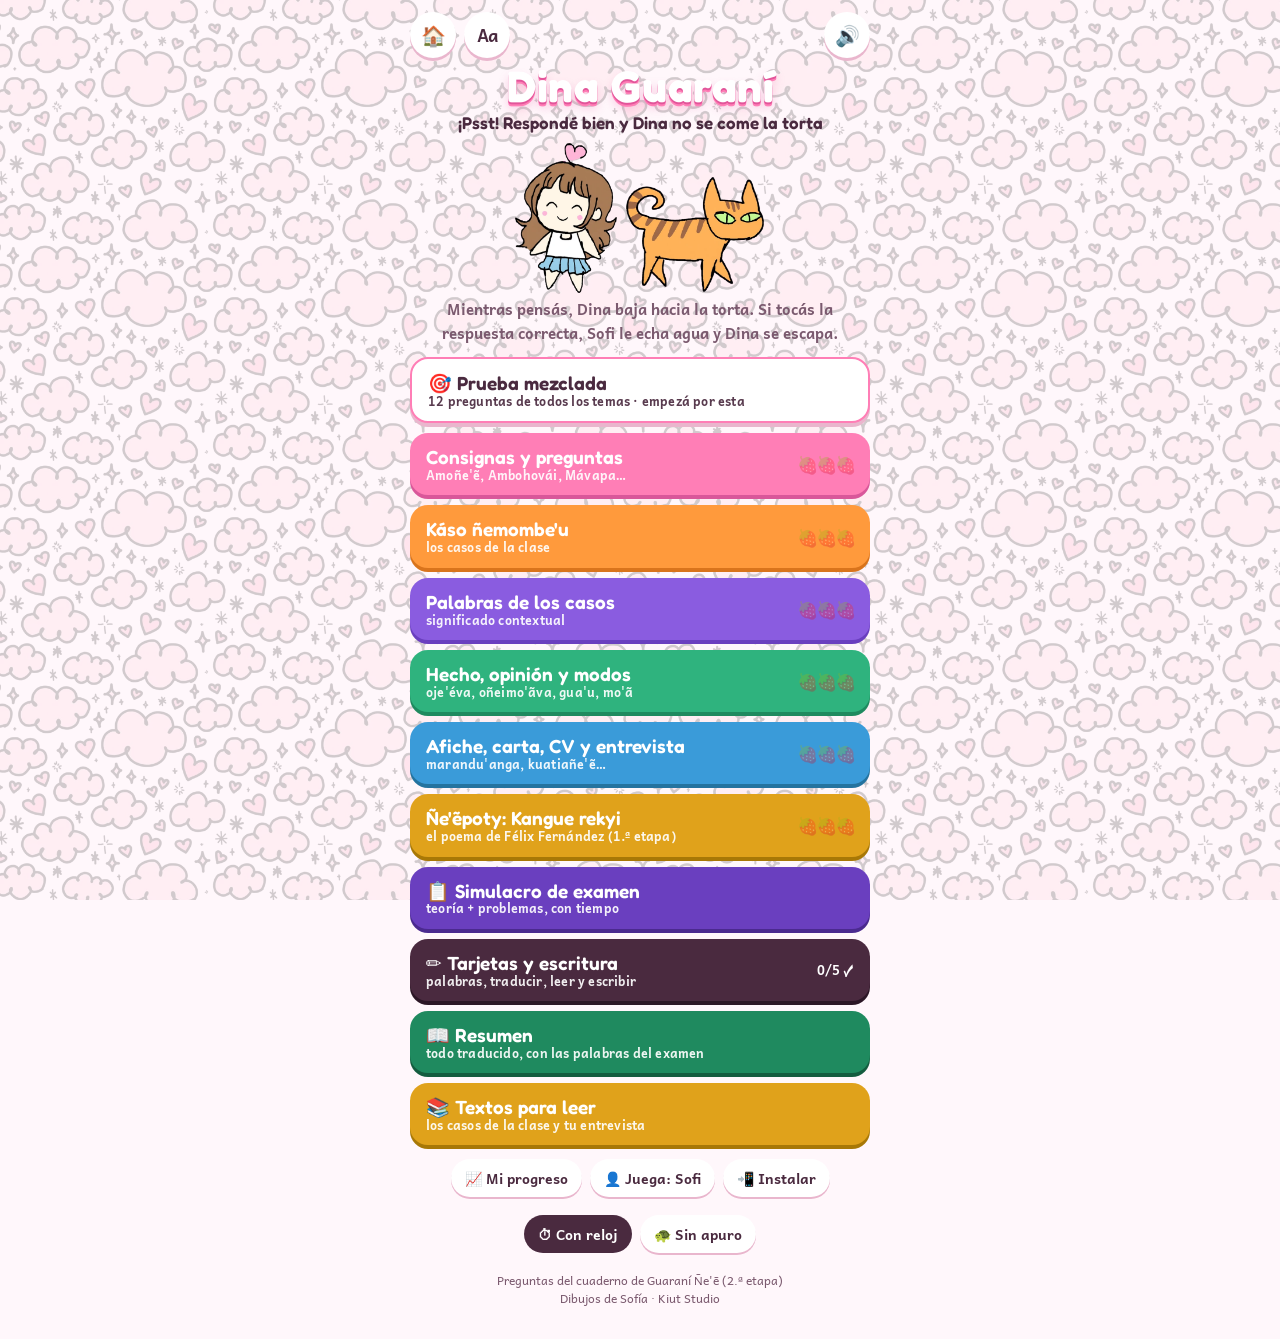
<file: estudio-sofi-7q4k/guarani/index.html>
<!doctype html>
<html lang="es">
<head>
<meta charset="utf-8">
<meta name="viewport" content="width=device-width, initial-scale=1, viewport-fit=cover">
<meta name="robots" content="noindex, nofollow">
<title>Dina Guaraní</title>
<link rel="icon" href="../icon-192.png">
<link rel="manifest" href="../manifest.json">
<meta name="theme-color" content="#ff7eb6">
<link rel="apple-touch-icon" href="../apple-touch-icon.png">
<meta name="apple-mobile-web-app-capable" content="yes">
<meta name="mobile-web-app-capable" content="yes">
<meta name="apple-mobile-web-app-title" content="Dina Guaraní">
<meta name="apple-mobile-web-app-status-bar-style" content="default">
<link rel="preconnect" href="https://fonts.googleapis.com">
<link rel="stylesheet" href="https://fonts.googleapis.com/css2?family=Fredoka:wght@500;600;700&display=swap">
<link rel="stylesheet" href="../comun/estilo.css">
<!-- Misma planilla de Google que Física 1 -->
<script src="../fisica-1/config.js"></script>
</head>
<body>
<div class="app" id="app"></div>
<!-- Las preguntas, el resumen y los ejercicios de la materia están en datos.js. El juego está en ../comun/motor.js. -->
<script src="datos.js"></script>
<script src="../comun/nube.js"></script>
<script src="../comun/motor.js"></script>
</body>
</html>
</file>
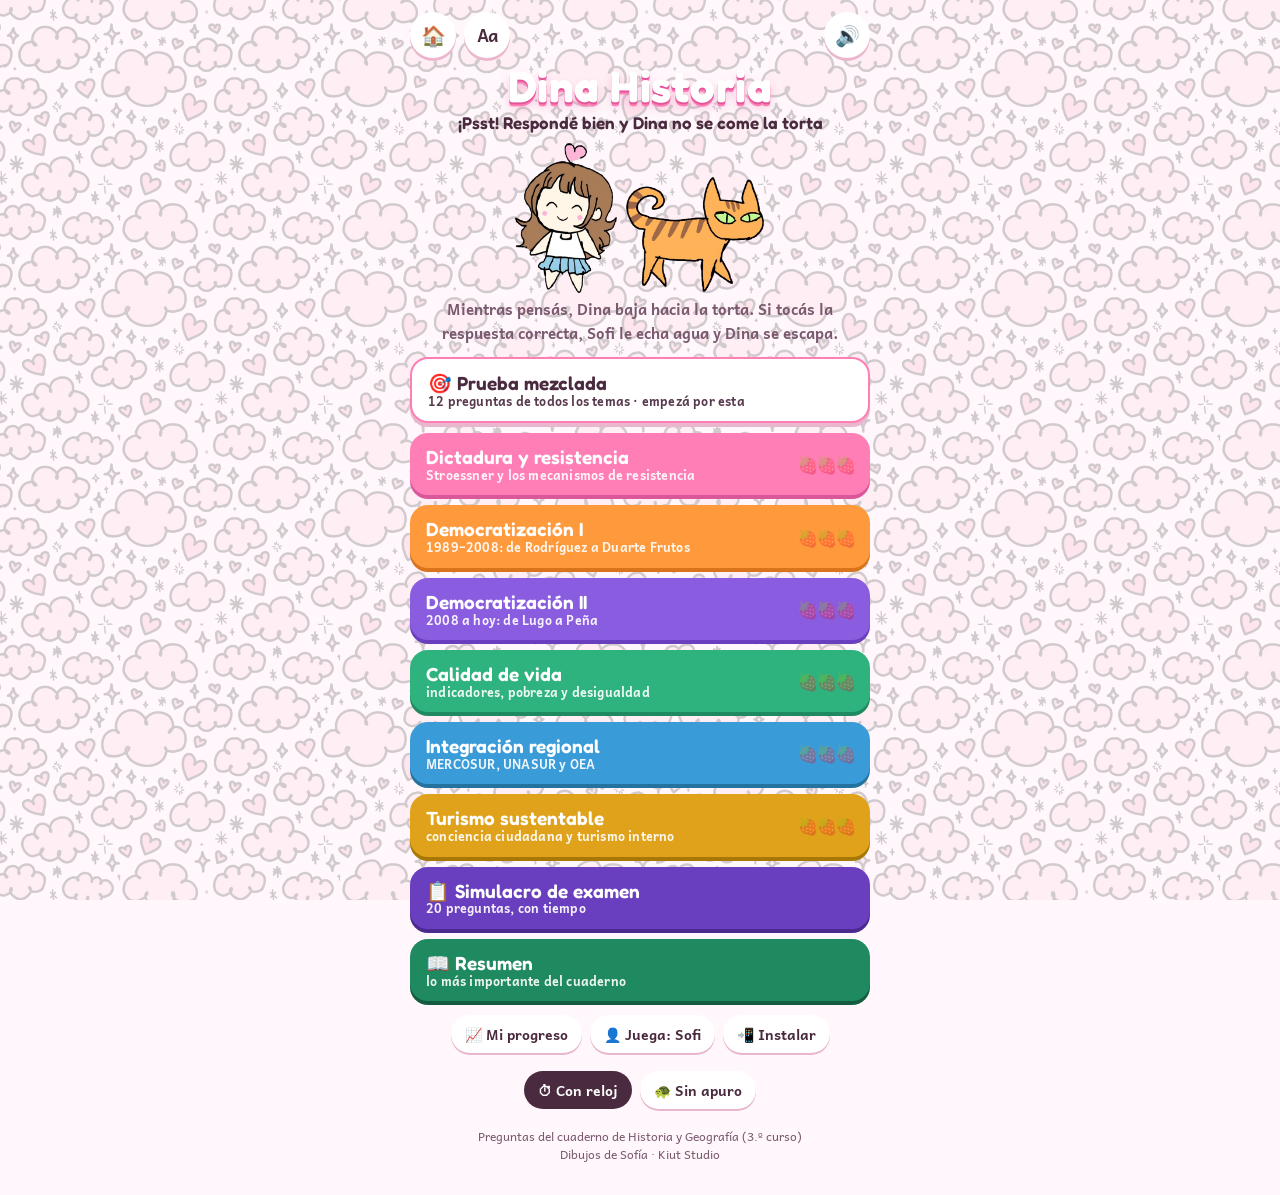
<file: estudio-sofi-7q4k/historia/index.html>
<!doctype html>
<html lang="es">
<head>
<meta charset="utf-8">
<meta name="viewport" content="width=device-width, initial-scale=1, viewport-fit=cover">
<meta name="robots" content="noindex, nofollow">
<title>Dina Historia</title>
<link rel="icon" href="../icon-192.png">
<link rel="manifest" href="../manifest.json">
<meta name="theme-color" content="#ff7eb6">
<link rel="apple-touch-icon" href="../apple-touch-icon.png">
<meta name="apple-mobile-web-app-capable" content="yes">
<meta name="mobile-web-app-capable" content="yes">
<meta name="apple-mobile-web-app-title" content="Dina Historia">
<meta name="apple-mobile-web-app-status-bar-style" content="default">
<link rel="preconnect" href="https://fonts.googleapis.com">
<link rel="stylesheet" href="https://fonts.googleapis.com/css2?family=Fredoka:wght@500;600;700&display=swap">
<link rel="stylesheet" href="../comun/estilo.css">
<!-- Misma planilla de Google que Física 1 -->
<script src="../fisica-1/config.js"></script>
</head>
<body>
<div class="app" id="app"></div>
<!-- Las preguntas, el resumen y los ejercicios de la materia están en datos.js. El juego está en ../comun/motor.js. -->
<script src="datos.js"></script>
<script src="../comun/nube.js"></script>
<script src="../comun/motor.js"></script>
</body>
</html>
</file>
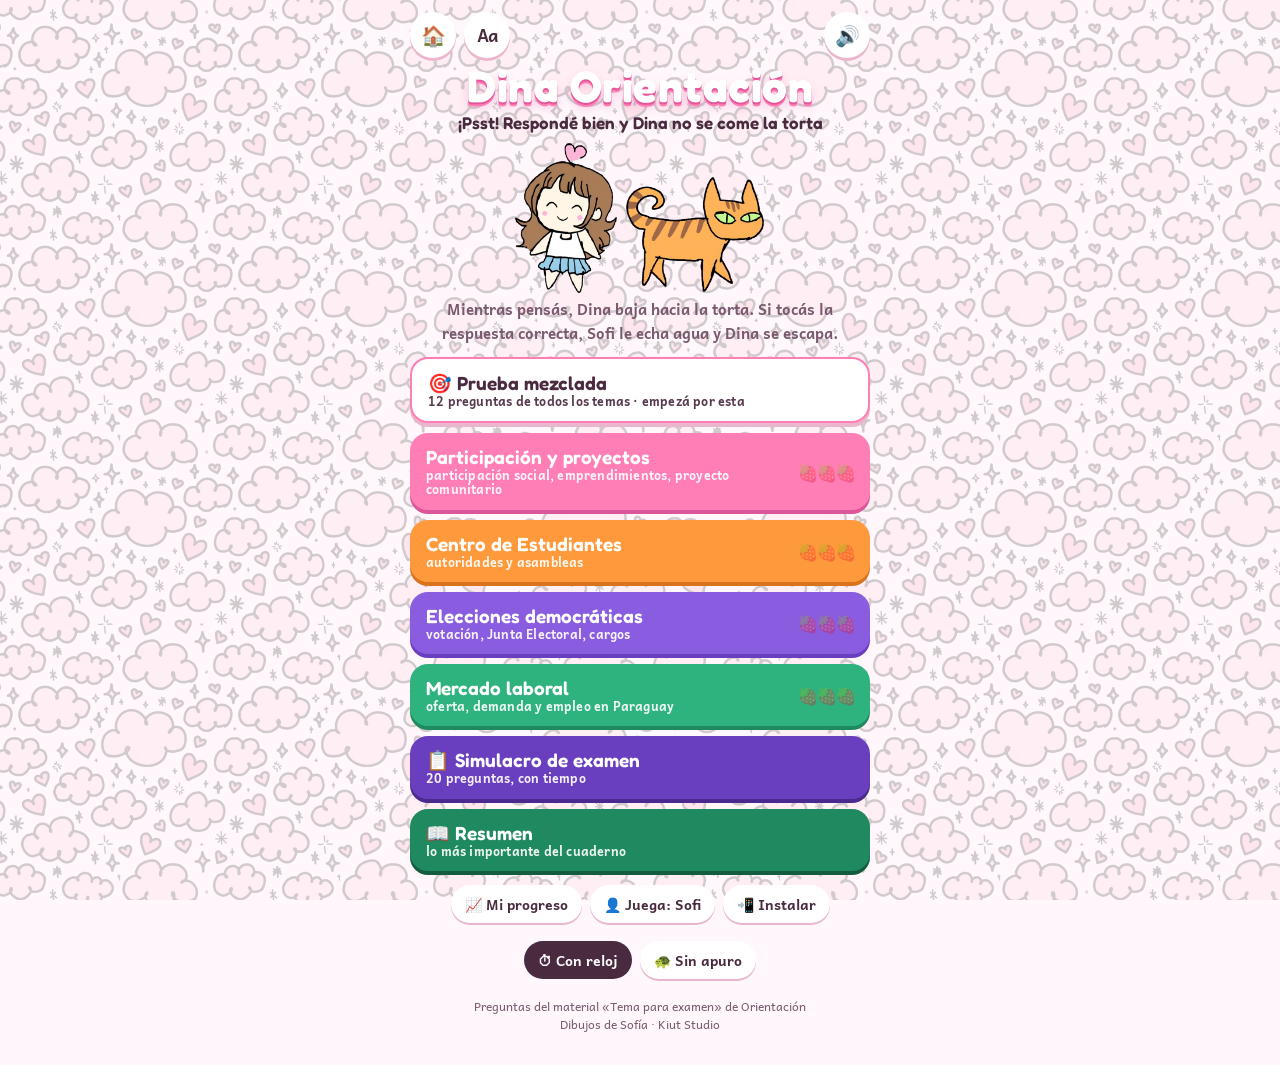
<file: estudio-sofi-7q4k/orientacion/index.html>
<!doctype html>
<html lang="es">
<head>
<meta charset="utf-8">
<meta name="viewport" content="width=device-width, initial-scale=1, viewport-fit=cover">
<meta name="robots" content="noindex, nofollow">
<title>Dina Orientación</title>
<link rel="icon" href="../icon-192.png">
<link rel="manifest" href="../manifest.json">
<meta name="theme-color" content="#ff7eb6">
<link rel="apple-touch-icon" href="../apple-touch-icon.png">
<meta name="apple-mobile-web-app-capable" content="yes">
<meta name="mobile-web-app-capable" content="yes">
<meta name="apple-mobile-web-app-title" content="Dina Orientación">
<meta name="apple-mobile-web-app-status-bar-style" content="default">
<link rel="preconnect" href="https://fonts.googleapis.com">
<link rel="stylesheet" href="https://fonts.googleapis.com/css2?family=Fredoka:wght@500;600;700&display=swap">
<link rel="stylesheet" href="../comun/estilo.css">
<!-- Misma planilla de Google que Física 1 -->
<script src="../fisica-1/config.js"></script>
</head>
<body>
<div class="app" id="app"></div>
<!-- Las preguntas, el resumen y los ejercicios de la materia están en datos.js. El juego está en ../comun/motor.js. -->
<script src="datos.js"></script>
<script src="../comun/nube.js"></script>
<script src="../comun/motor.js"></script>
</body>
</html>
</file>
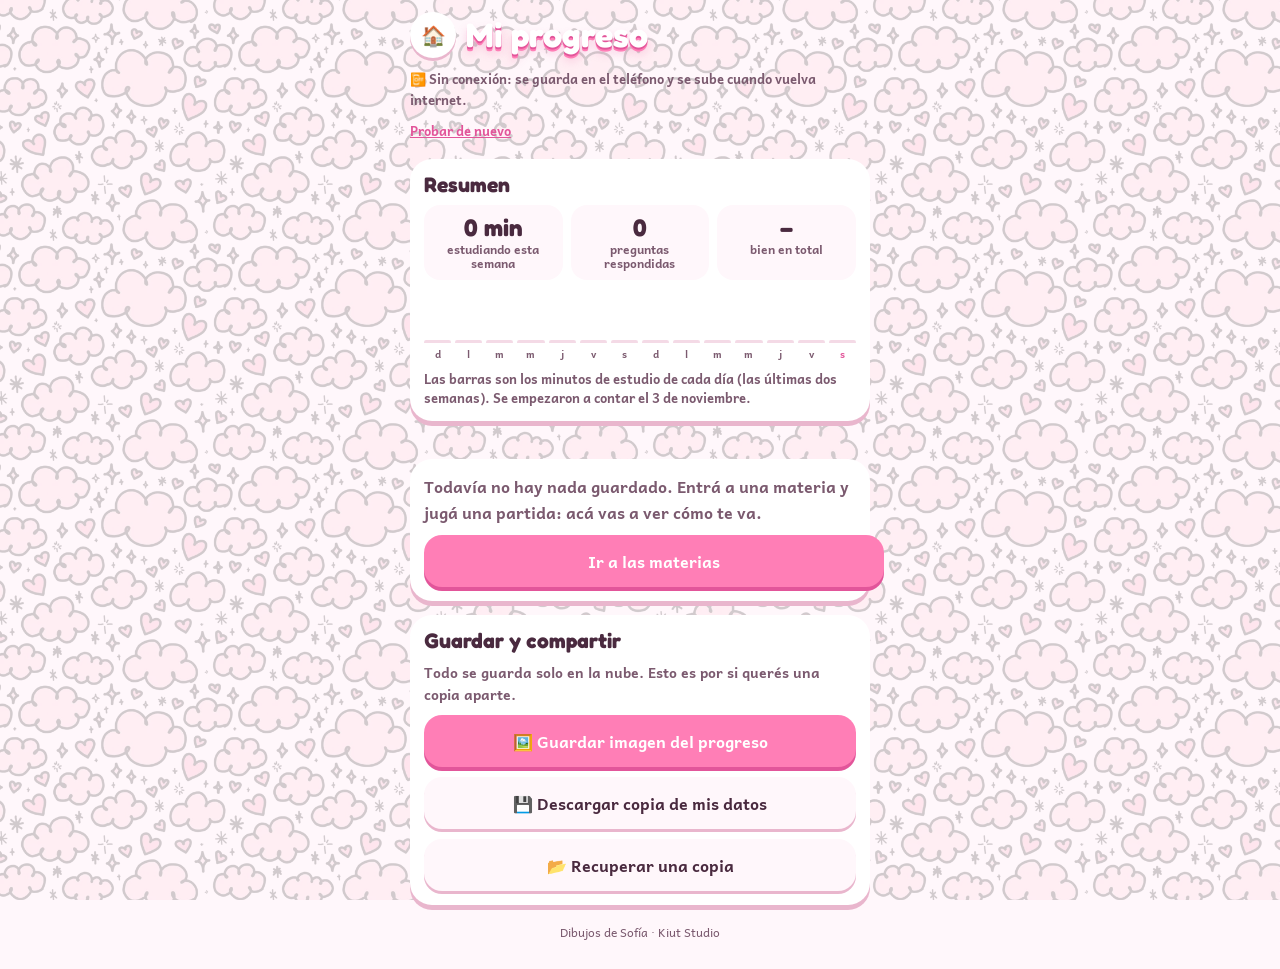
<file: estudio-sofi-7q4k/progreso/index.html>
<!doctype html>
<html lang="es">
<head>
<meta charset="utf-8">
<meta name="viewport" content="width=device-width, initial-scale=1, viewport-fit=cover">
<meta name="robots" content="noindex, nofollow">
<title>Mi progreso · Dina Estudia</title>
<link rel="icon" href="../icon-192.png">
<link rel="manifest" href="../manifest.json">
<meta name="theme-color" content="#ff7eb6">
<link rel="apple-touch-icon" href="../apple-touch-icon.png">
<link rel="preconnect" href="https://fonts.googleapis.com">
<link rel="stylesheet" href="https://fonts.googleapis.com/css2?family=Fredoka:wght@500;600;700&family=Andika:wght@400;700&display=swap">
<style>
/* Mi progreso — mismo mundo rosa de Dina. Todo sale de lo guardado por cada materia (teléfono + nube). */
:root{
  --crema:#fff7fb; --rosa:#ff7eb6; --rosa-osc:#e2559a; --tinta:#4a2a3f; --tinta-suave:#7b5a6f; --sombra:#e9b6cd; --blanco:#fff;
  --bien:#2fae78; --bien-fondo:#e3f7ee; --mal:#e2496b; --mal-fondo:#fde6ec; --medio:#e0a21b;
  --b1:#ff7eb6; --b1s:#d9579a; --b2:#ff9a3c; --b2s:#d9741c; --b3:#8a5ce0; --b3s:#6a3fbf; --b4:#2fb37e; --b4s:#1f8a5f; --b5:#22a7c4; --b5s:#13809b;
  --display:"Fredoka","Baloo 2","Trebuchet MS",system-ui,sans-serif;
  --texto:"Andika","Verdana","Segoe UI",system-ui,sans-serif;
  color-scheme:light;
}
html,body{min-height:100%}
:root{padding-top:env(safe-area-inset-top,0px);padding-bottom:env(safe-area-inset-bottom,0px)}
[hidden]{display:none!important}
body{margin:0;background:var(--crema);color:var(--tinta);font-family:var(--texto);font-size:16px;overflow-x:hidden;
  padding-left:max(16px,env(safe-area-inset-left,0px));padding-right:max(16px,env(safe-area-inset-right,0px));-webkit-tap-highlight-color:transparent}
body::after{content:"";position:fixed;inset:0;background:url(../fisica-1/assets/nubes.webp) 0 0/220px repeat;opacity:.18;pointer-events:none;z-index:-1}
button{font:inherit;color:inherit;cursor:pointer;border:0;background:none}
button:focus-visible,a:focus-visible,summary:focus-visible{outline:3px solid var(--tinta);outline-offset:2px}
.app{max-width:460px;margin:0 auto;padding-block:12px 28px;display:flex;flex-direction:column;gap:14px}
.top{display:flex;align-items:center;gap:10px}
.redondo{width:46px;height:46px;border-radius:50%;background:var(--blanco);box-shadow:0 3px 0 var(--sombra);font-size:20px;display:grid;place-items:center;flex:none;text-decoration:none;color:inherit}
h1{font-family:var(--display);font-weight:700;font-size:34px;line-height:1;margin:0;color:var(--blanco);
  text-shadow:0 2px 0 var(--rosa-osc),0 4px 0 var(--rosa),0 6px 10px rgba(226,85,154,.25)}
.nube{font-size:13px;font-weight:700;color:var(--tinta-suave);margin:-4px 0 0;display:flex;gap:6px;align-items:center;flex-wrap:wrap}
.nube button{color:var(--rosa-osc);font-weight:700;text-decoration:underline;padding:4px 0}
.card{background:var(--blanco);border-radius:22px;padding:14px;box-shadow:0 5px 0 var(--sombra)}
.card h2{margin:0 0 8px;font-family:var(--display);font-size:21px;line-height:1.15}
.card h2 small{font-family:var(--texto);font-size:13px;color:var(--tinta-suave);font-weight:700;margin-left:6px}
.sub{margin:0 0 10px;font-size:14px;color:var(--tinta-suave);font-weight:700}
.stats{display:grid;grid-template-columns:repeat(3,1fr);gap:8px}
.stat{background:var(--crema);border-radius:16px;padding:10px 6px;text-align:center}
.stat b{display:block;font-family:var(--display);font-size:24px;line-height:1.1}
.stat span{font-size:12px;font-weight:700;color:var(--tinta-suave);line-height:1.2;display:block}
.dias{display:grid;grid-template-columns:repeat(14,1fr);gap:4px;align-items:end;height:70px;margin-top:12px}
.dia{display:flex;flex-direction:column;align-items:center;gap:3px;height:100%;justify-content:flex-end}
.dia i{display:block;width:100%;border-radius:5px 5px 2px 2px;background:var(--rosa);min-height:3px}
.dia i.cero{background:var(--sombra);opacity:.5}
.dia span{font-size:10px;font-weight:700;color:var(--tinta-suave)}
.dia.hoy span{color:var(--rosa-osc)}
.materias{display:flex;gap:8px;overflow-x:auto;padding:2px 2px 8px;margin:0 -2px;scrollbar-width:none}
.materias::-webkit-scrollbar{display:none}
.mat{flex:none;padding:9px 14px;border-radius:999px;background:var(--blanco);box-shadow:0 2px 0 var(--sombra);font-weight:700;white-space:nowrap}
.mat[aria-pressed="true"]{background:var(--c);color:var(--blanco);box-shadow:0 3px 0 var(--s)}
.grafico{width:100%;height:auto;display:block;overflow:visible}
.grafico text{font-family:var(--texto);font-weight:700}
.tendencia{margin:6px 0 0;font-weight:700;font-size:15px}
.vacio{margin:0;color:var(--tinta-suave);font-weight:700}
.vacio a,.ir{color:var(--rosa-osc);font-weight:700}
details.sim{border-top:1px solid var(--crema)}
details.sim summary{list-style:none;display:flex;align-items:center;gap:10px;padding:10px 0;cursor:pointer}
details.sim summary::-webkit-details-marker{display:none}
.notab{flex:none;width:56px;height:56px;border-radius:16px;display:grid;place-items:center;font-family:var(--display);font-size:22px;font-weight:700;color:var(--blanco)}
.simtx{flex:1;min-width:0}
.simtx b{display:block}
.simtx span{display:block;font-size:13px;font-weight:700;color:var(--tinta-suave)}
.flecha{flex:none;color:var(--tinta-suave);transition:transform .15s}
details[open] .flecha{transform:rotate(90deg)}
.det{padding:0 0 12px}
.fila{display:grid;grid-template-columns:1fr auto;gap:2px 8px;align-items:center;margin:8px 0;font-size:14px;font-weight:700}
.barra{grid-column:1/-1;height:10px;border-radius:99px;background:var(--crema);overflow:hidden}
.barra i{display:block;height:100%;border-radius:99px;background:var(--tc,var(--rosa))}
.flojo{font-size:12px;color:var(--mal);margin-left:4px;white-space:nowrap}
.preg{border-radius:14px;padding:9px 11px;margin:6px 0;background:var(--bien-fondo);font-size:14px;line-height:1.35}
.preg.mal{background:var(--mal-fondo)}
.preg .q{font-weight:700}
.preg .el,.preg .r{margin-top:4px}
.preg .r{color:#1f7a52;font-weight:700}
.preg .el{color:#b3304f}
.preg .cuenta{font-size:12px;color:var(--tinta-suave);font-weight:700;margin-top:4px}
.fr{display:inline-flex;flex-direction:column;vertical-align:middle;text-align:center;line-height:1.1;margin:0 2px}
.fr>span:first-child{border-bottom:1.5px solid currentColor;padding:0 2px}
.btn{display:flex;align-items:center;justify-content:center;gap:8px;width:100%;padding:13px 14px;border-radius:18px;font-weight:700;font-size:16px;
  background:var(--rosa);color:var(--blanco);box-shadow:0 4px 0 var(--rosa-osc);text-decoration:none;margin-top:10px;text-align:center}
.btn:active{transform:translateY(3px);box-shadow:0 1px 0 var(--rosa-osc)}
.btn.claro{background:var(--crema);color:var(--tinta);box-shadow:0 3px 0 var(--sombra)}
.ejs{display:flex;gap:8px;flex-wrap:wrap}
.ejs span{background:var(--crema);border-radius:999px;padding:6px 11px;font-weight:700;font-size:14px}
.lista-ej{margin:8px 0 0;padding:0;list-style:none;font-size:14px}
.lista-ej li{display:flex;justify-content:space-between;gap:8px;padding:6px 0;border-top:1px solid var(--crema)}
.lista-ej li span:last-child{flex:none;color:var(--tinta-suave);font-weight:700}
.aviso{font-size:13px;font-weight:700;color:var(--tinta-suave);margin:8px 0 0;line-height:1.4}
.ok-msg{font-weight:700;color:#1f7a52;margin:8px 0 0}
.pie{text-align:center;font-size:12px;color:var(--tinta-suave);line-height:1.5;margin:4px 0 0}
@media (prefers-reduced-motion:reduce){*{animation:none!important;transition:none!important}}
</style>
<script src="../fisica-1/config.js"></script>
<script src="../comun/nube.js"></script>
<script src="../comun/materias.js"></script>
</head>
<body>
<main class="app" id="app">
  <div class="top"><a class="redondo" href="../" aria-label="Volver a las materias">🏠</a><h1>Mi progreso</h1></div>
  <p class="nube" id="nube"></p>
  <section class="card" id="general"></section>
  <div class="materias" id="mats" role="group" aria-label="Materia"></div>
  <div id="materia" style="display:flex;flex-direction:column;gap:14px"></div>
  <section class="card">
    <h2>Guardar y compartir</h2>
    <p class="sub">Todo se guarda solo en la nube. Esto es por si querés una copia aparte.</p>
    <button class="btn" id="imagen">🖼️ Guardar imagen del progreso</button>
    <button class="btn claro" id="bajar">💾 Descargar copia de mis datos</button>
    <button class="btn claro" id="restaurar">📂 Recuperar una copia</button>
    <input type="file" id="archivo" accept=".json,application/json" hidden>
    <p class="ok-msg" id="msgCopia" hidden></p>
  </section>
  <p class="pie">Dibujos de Sofía · Kiut Studio</p>
</main>
<script>
(function(){
"use strict";
const MATS = window.DINA_MATERIAS.filter(m=>m.clave);
const leer = k => { try{ return JSON.parse(localStorage.getItem(k)||"null"); }catch(_){ return null; } };
const esc = s => String(s==null?"":s).replace(/&/g,"&amp;").replace(/</g,"&lt;").replace(/"/g,"&quot;");
const $ = id => document.getElementById(id);

/* Escritura de las materias: [[a::b]] fracción, potencias, subíndices, **negrita**, \n renglón */
const SUP={"⁰":"0","¹":"1","²":"2","³":"3","⁴":"4","⁵":"5","⁶":"6","⁷":"7","⁸":"8","⁹":"9","⁻":"−","⁺":"+"};
const SUB={"₀":"0","₁":"1","₂":"2","₃":"3","₄":"4","₅":"5","₆":"6","₇":"7","₈":"8","₉":"9"};
function F(t){
  let s=String(t==null?"":t).replace(/&/g,"&amp;").replace(/</g,"&lt;");
  s=s.replace(/\*\*(.+?)\*\*/g,"<b>$1</b>");
  s=s.replace(/\[\[(.+?)::(.+?)\]\]/g,(m,a,b)=>`<span class="fr"><span>${a}</span><span>${b}</span></span>`);
  s=s.replace(/[⁰¹²³⁴⁵⁶⁷⁸⁹⁻⁺]+/g,m=>`<sup>${[...m].map(c=>SUP[c]).join("")}</sup>`);
  s=s.replace(/[₀₁₂₃₄₅₆₇₈₉]+/g,m=>`<sub>${[...m].map(c=>SUB[c]).join("")}</sub>`);
  s=s.replace(/([A-Za-z])\^([A-Za-z])/g,"$1<sup>$2</sup>").replace(/_([A-Za-z0-9]+)/g,"<sub>$1</sub>");
  return s.replace(/\n/g,"<br>");
}
const plano = t => String(t==null?"":t).replace(/\[\[(.+?)::(.+?)\]\]/g,"$1/$2").replace(/\*\*/g,"").replace(/\n/g," ");

/* ---------- fechas y tiempos ---------- */
const clave = d => d.getFullYear()+"-"+String(d.getMonth()+1).padStart(2,"0")+"-"+String(d.getDate()).padStart(2,"0");
const fecha = f => new Date(f).toLocaleDateString("es-PY",{weekday:"short", day:"numeric", month:"short"});
const corta = f => { const d=new Date(f); return d.getDate()+"/"+(d.getMonth()+1); };
function tiempo(seg){ const m=Math.round(seg/60); if(m<60) return m+" min"; const h=Math.floor(m/60), r=m%60; return h+" h"+(r?" "+r+" min":""); }
function hace(t){ if(!t) return ""; const s=(Date.now()-t)/1000; if(s<60) return "recién"; if(s<3600) return "hace "+Math.round(s/60)+" min";
  if(s<86400) return "hace "+Math.round(s/3600)+" h"; return "el "+corta(t); }
/* color del número de nota */
const colorNota = p => p>=80?"var(--bien)":p>=60?"var(--medio)":"var(--mal)";

/* ---------- datos ---------- */
let todo = {};
function cargar(){ todo = {}; MATS.forEach(m=>{ const d=leer(m.clave); if(d) todo[m.clave]=d; }); }
function diasTodos(){ const r={}; for(const k in todo) for(const d in (todo[k].dias||{})) r[d]=(r[d]||0)+todo[k].dias[d]; return r; }
function racha(dias){ let n=0; const x=new Date(); if(!dias[clave(x)]) x.setDate(x.getDate()-1); while(dias[clave(x)]){ n++; x.setDate(x.getDate()-1); } return n; }
function respondidas(d){ let b=0,m=0; for(const id in (d.vistas||{})){ b+=d.vistas[id].bien||0; m+=d.vistas[id].mal||0; } return {b,m,n:b+m}; }
/* % de aciertos por tema, con todas las respuestas de siempre */
function temasDe(d){
  const info = d.temasInfo || {}, t = {};
  for(const k in info) t[k] = {nom:info[k].nom, c:info[k].c, b:0, m:0};
  for(const id in (d.vistas||{})){ const v=d.vistas[id]; if(!v.b) continue; const x = t[v.b] || (t[v.b]={nom:v.b, c:"var(--rosa)", b:0, m:0}); x.b+=v.bien||0; x.m+=v.mal||0; }
  return t;
}
function ultimoUso(d){ return Math.max(0, ...(d.hist||[]).map(x=>x.f), ...(d.simulacros||[]).map(x=>x.f), ...(d.ejHist||[]).map(x=>x.f)); }

/* ---------- nube ---------- */
function pintarNube(){
  const e = Nube.estado(), el = $("nube");
  if(!window.HOJA_URL){ el.textContent = "📱 Guardado en este teléfono"; return; }
  if(e.error==="planilla") el.innerHTML = "☁️ La copia en la nube todavía no está activa. Por ahora se guarda en el teléfono.";
  else if(e.error==="sin conexión") el.innerHTML = `📴 Sin conexión: se guarda en el teléfono y se sube cuando vuelva internet. <button id="reint">Probar de nuevo</button>`;
  else if(e.ok) el.textContent = "☁️ Guardado en la nube " + hace(Math.max(e.subido||0, e.bajado||0));
  else el.textContent = "☁️ Buscando la copia en la nube…";
  if($("reint")) $("reint").onclick = sincronizar;
}
async function sincronizar(){
  pintarNube();
  const cambio = await Nube.sincronizarTodo(MATS.map(m=>m.clave));
  pintarNube();
  if(cambio){ cargar(); pintarTodo(); }
}
addEventListener("dina-nube", pintarNube);

/* ---------- resumen general ---------- */
function general(){
  const dias = diasTodos(), r = racha(dias);
  let resp = {b:0,n:0}, sims = 0;
  for(const k in todo){ const x=respondidas(todo[k]); resp.b+=x.b; resp.n+=x.n; sims += (todo[k].simulacros||[]).length; }
  const hoy = new Date(); hoy.setHours(0,0,0,0);
  let semana = 0; const barras = [];
  for(let i=13;i>=0;i--){ const d=new Date(hoy); d.setDate(d.getDate()-i); const s=dias[clave(d)]||0; if(i<7) semana+=s;
    barras.push({s, l:"dlmmjvs"[d.getDay()], hoy:i===0, f:d}); }
  const max = Math.max(600, ...barras.map(b=>b.s));
  $("general").innerHTML = `<h2>${r>=2?`🔥 ${r} días seguidos`:"Resumen"}</h2>
    <div class="stats">
      <div class="stat"><b>${tiempo(semana)}</b><span>estudiando esta semana</span></div>
      <div class="stat"><b>${resp.n}</b><span>preguntas respondidas</span></div>
      <div class="stat"><b>${resp.n?Math.round(100*resp.b/resp.n)+"%":"–"}</b><span>bien en total</span></div>
    </div>
    <div class="dias" role="img" aria-label="Minutos de estudio de los últimos 14 días">${barras.map(b=>`<div class="dia ${b.hoy?"hoy":""}" title="${corta(b.f)}: ${tiempo(b.s)}">
      <i class="${b.s?"":"cero"}" style="height:${b.s?Math.max(8,b.s/max*52):3}px"></i><span>${b.l}</span></div>`).join("")}</div>
    <p class="aviso">${sims?`${sims} simulacro${sims>1?"s":""} hechos en total. `:""}Las barras son los minutos de estudio de cada día (las últimas dos semanas).${Object.keys(dias).length<7?" Se empezaron a contar el 3 de noviembre.":""}</p>`;
}

/* ---------- selector de materia ---------- */
let actual = null;
function mats(){
  const con = MATS.filter(m=>todo[m.clave]);
  if(!con.length){ $("mats").innerHTML=""; return; }
  const desdeLink = location.hash.slice(1);
  if(!actual || !todo[actual]) actual = (con.find(m=>m.clave===desdeLink) || con.slice().sort((a,b)=>ultimoUso(todo[b.clave])-ultimoUso(todo[a.clave]))[0]).clave;
  $("mats").innerHTML = con.map(m=>`<button class="mat" data-k="${m.clave}" aria-pressed="${m.clave===actual}" style="--c:${m.c};--s:${m.s}">${m.ic} ${esc(m.nom)}</button>`).join("");
  $("mats").querySelectorAll("[data-k]").forEach(b=>b.onclick=()=>{ actual=b.dataset.k; history.replaceState(null,"","#"+actual); mats(); materia(); });
}

/* ---------- gráfico de notas ---------- */
function grafico(lista, val, etiqueta){
  const W=320, H=150, x0=30, x1=W-12, y0=12, y1=H-24;
  const n=lista.length, X=i=> n===1?(x0+x1)/2 : x0+(x1-x0)*i/(n-1), Y=v=> y1-(y1-y0)*v/100;
  const pts = lista.map((s,i)=>[X(i),Y(val(s))]);
  const linea = pts.map((p,i)=>(i?"L":"M")+p[0].toFixed(1)+" "+p[1].toFixed(1)).join(" ");
  const area = n>1 ? linea+` L${pts[n-1][0].toFixed(1)} ${y1} L${pts[0][0].toFixed(1)} ${y1} Z` : "";
  const marcas = n<=8 ? lista.map((_,i)=>i) : [0, Math.floor(n/2), n-1];
  return `<svg class="grafico" viewBox="0 0 ${W} ${H}" role="img" aria-label="${esc(etiqueta)}">
    ${[0,60,80,100].map(v=>`<line x1="${x0}" x2="${x1}" y1="${Y(v)}" y2="${Y(v)}" stroke="${v===60?"#e0a21b":v===80?"#2fae78":"#f1dbe6"}" stroke-width="1" ${v===60||v===80?'stroke-dasharray="4 4" opacity=".55"':""}/>
      <text x="${x0-6}" y="${Y(v)+4}" text-anchor="end" font-size="10" fill="#7b5a6f">${v}</text>`).join("")}
    ${area?`<path d="${area}" fill="#ff7eb6" opacity=".12"/>`:""}
    <path d="${linea}" fill="none" stroke="#e2559a" stroke-width="3" stroke-linejoin="round" stroke-linecap="round"/>
    ${pts.map((p,i)=>`<circle cx="${p[0]}" cy="${p[1]}" r="${i===n-1?5.5:4}" fill="${i===n-1?"#e2559a":"#fff"}" stroke="#e2559a" stroke-width="2.5"/>`).join("")}
    ${marcas.map(i=>`<text x="${pts[i][0]}" y="${pts[i][1]-10}" text-anchor="middle" font-size="12" fill="#4a2a3f">${Math.round(val(lista[i]))}</text>
      <text x="${pts[i][0]}" y="${H-6}" text-anchor="middle" font-size="10" fill="#7b5a6f">${corta(lista[i].f)}</text>`).join("")}
  </svg>`;
}
function tendencia(lista, val){
  if(lista.length<2) return "";
  const a=val(lista[0]), b=val(lista[lista.length-1]), d=Math.round(b-a);
  const mejor = Math.max(...lista.map(val));
  return d>0 ? `📈 Subiste ${d} puntos desde el primero. Mejor nota: ${Math.round(mejor)}.`
    : d<0 ? `El último salió ${-d} puntos más bajo que el primero. Mejor nota: ${Math.round(mejor)}. ¡Repasá los temas flojos y probá otra vez!`
    : `Igual que el primero. Mejor nota: ${Math.round(mejor)}.`;
}

/* ---------- una materia ---------- */
function materia(){
  const caja = $("materia");
  const m = MATS.find(x=>x.clave===actual), d = todo[actual];
  if(!m || !d){ caja.innerHTML = `<section class="card"><p class="vacio">Todavía no hay nada guardado. Entrá a una materia y jugá una partida: acá vas a ver cómo te va.</p><a class="btn" href="../">Ir a las materias</a></section>`; return; }
  const temas = temasDe(d), sims = (d.simulacros||[]).slice(), ir = "../"+m.carpeta;
  let h = "";

  /* simulacros */
  h += `<section class="card"><h2>📋 Simulacros <small>${sims.length?sims.length+" hecho"+(sims.length>1?"s":""):""}</small></h2>`;
  if(!sims.length) h += `<p class="vacio">Todavía no hiciste ningún simulacro de ${esc(m.nom)}. Es la mejor forma de practicar el examen.</p><a class="btn" href="${ir}">Hacer un simulacro</a>`;
  else{
    h += grafico(sims, s=>s.pct, "Notas de los simulacros") + `<p class="tendencia">${tendencia(sims, s=>s.pct)}</p>`;
    h += sims.slice().reverse().map((s,i)=>simulacro(s, temas, i===0)).join("");
  }
  h += `</section>`;

  /* temas */
  const lt = Object.entries(temas).filter(([,t])=>t.b+t.m>0);
  h += `<section class="card"><h2>🎯 Cómo te va por tema</h2><p class="sub">Todas las preguntas que respondiste, en partidas y simulacros.</p>`;
  if(!lt.length) h += `<p class="vacio">Todavía no respondiste preguntas de esta materia.</p>`;
  else{
    const peor = lt.filter(([,t])=>t.b+t.m>=4).sort((a,b)=>a[1].b/(a[1].b+a[1].m)-b[1].b/(b[1].b+b[1].m))[0];
    h += Object.entries(temas).map(([k,t])=>{ const n=t.b+t.m, p=n?Math.round(100*t.b/n):0, est=(d.est||{})[k]||0;
      return `<div class="fila" style="--tc:${t.c}"><span>${esc(t.nom)}${peor&&peor[0]===k&&p<80?`<span class="flojo">← repasá este</span>`:""}</span>
        <span>${n?p+"% ":"–"}<small style="color:var(--tinta-suave)">${n?`(${t.b}/${n})`:""}</small> ${"🍓".repeat(est)}</span>
        <div class="barra"><i style="width:${p}%"></i></div></div>`; }).join("");
  }
  h += `</section>`;

  /* partidas */
  const hist = (d.hist||[]).filter(x=>x.n>0);
  if(hist.length){
    const mix = hist.filter(x=>x.m==="mix" && !x.rep);
    h += `<section class="card"><h2>🎮 Partidas <small>${hist.length} jugada${hist.length>1?"s":""}</small></h2>`;
    if(mix.length>=2) h += `<p class="sub">Prueba mezclada (% de aciertos):</p>` + grafico(mix.slice(-15), x=>100*x.ok/x.n, "Aciertos en la prueba mezclada");
    h += `<ul class="lista-ej">${hist.slice(-6).reverse().map(x=>`<li><span>${esc(x.m==="mix"?(x.rep?"Repaso de falladas":"Prueba mezclada"):((d.temasInfo||{})[x.m]||{}).nom||x.m)}</span>
      <span>${x.ok}/${x.n} · ${corta(x.f)}</span></li>`).join("")}</ul></section>`;
  }

  /* más falladas */
  const fall = Object.entries(d.vistas||{}).filter(([,v])=>v.mal>0 && v.q)
    .sort((a,b)=> (b[1].mal/(b[1].bien+b[1].mal)+(b[1].ultimaMal?1:0)) - (a[1].mal/(a[1].bien+a[1].mal)+(a[1].ultimaMal?1:0)) || b[1].mal-a[1].mal).slice(0,5);
  h += `<section class="card"><h2>🔁 Para repasar</h2>`;
  if(!fall.length) h += `<p class="vacio">¡No hay preguntas falladas por ahora!</p>`;
  else h += `<p class="sub">Las que más te cuestan:</p>` + fall.map(([,v])=>`<div class="preg mal"><div class="q">${F(v.q)}</div><div class="r">✓ ${F(v.c)}</div>
      <div class="cuenta">Bien ${v.bien||0} · Mal ${v.mal}${v.ultimaMal?" · la última vez salió mal":""}</div></div>`).join("")
    + `<a class="btn" href="${ir}#falladas">Repasar con Dina las que más fallo</a>`;
  h += `</section>`;

  /* ejercicios */
  const eh = d.ejHist||[], marcas = Object.values(d.ej||{});
  if(eh.length || marcas.length){
    const c = r => eh.length ? eh.filter(x=>x.r===r).length : marcas.filter(x=>x===r).length;
    h += `<section class="card"><h2>✏️ Ejercicios en el cuaderno</h2>
      <div class="ejs"><span>✅ ${c("si")} sí</span><span>🟡 ${c("masomenos")} más o menos</span><span>❌ ${c("no")} no</span></div>
      ${eh.length?`<ul class="lista-ej">${eh.slice(-6).reverse().map(x=>`<li><span>${F(x.nom)}</span><span>${{si:"✅",masomenos:"🟡",no:"❌"}[x.r]||""} ${corta(x.f)}</span></li>`).join("")}</ul>`:""}
    </section>`;
  }
  caja.innerHTML = h;
}
function simulacro(s, temas, abierto){
  const nT = s.nT || (s.det?s.det.length:null);
  const probs = s.problemas||[];
  let h = `<details class="sim" ${abierto?"open":""}><summary><span class="notab" style="background:${colorNota(s.pct)}">${s.pct}</span>
    <span class="simtx"><b>${fecha(s.f)}</b><span>Teoría ${s.teoria}${nT?"/"+nT:""}${probs.length?" · Problemas "+probs.reduce((a,b)=>a+(b||0),0)+"/"+probs.length*20:""}${s.usado!=null?" · "+s.usado+" de "+s.min+" min":s.min?" · "+s.min+" min":""}${s.acabo?" · ⏱ se acabó el tiempo":""}</span></span>
    <span class="flecha">›</span></summary><div class="det">`;
  if(s.t){ h += Object.entries(s.t).map(([k,[ok,n]])=>{ const t=temas[k]||{nom:k,c:"var(--rosa)"};
    return `<div class="fila" style="--tc:${t.c}"><span>${esc(t.nom)}</span><span>${ok}/${n}</span><div class="barra"><i style="width:${100*ok/n}%"></i></div></div>`; }).join(""); }
  if(probs.length) h += probs.map((p,i)=>`<div class="fila" style="--tc:var(--b3)"><span>Problema ${i+1}${s.probs&&s.probs[i]?": "+F(s.probs[i]):""}</span><span>${p??"–"}/20</span><div class="barra"><i style="width:${(p||0)*5}%"></i></div></div>`).join("");
  if(s.det){
    const mal = s.det.filter(x=>!x.ok);
    h += mal.length ? `<p class="sub" style="margin-top:10px">Las que fallaste:</p>`+mal.map(x=>`<div class="preg mal"><div class="q">${F(x.q)}</div>
      <div class="el">Elegiste: ${x.el?F(x.el):"(sin responder)"}</div><div class="r">✓ ${F(x.c)}</div></div>`).join("")
      : `<p class="ok-msg">¡Toda la teoría bien!</p>`;
  } else if(!s.t) h += `<p class="aviso">De este simulacro solo se guardó la nota. Desde ahora se guarda también qué respondiste en cada pregunta.</p>`;
  return h + `</div></details>`;
}

function pintarTodo(){ general(); mats(); materia(); }

/* =====================  IMAGEN PARA GUARDAR O MANDAR  ===================== */
function cargarImg(src){ return new Promise(r=>{ const i=new Image(); i.onload=()=>r(i); i.onerror=()=>r(null); i.src=src; }); }
async function imagen(){
  const b=$("imagen"); b.disabled=true; b.textContent="Armando la imagen…";
  try{
    await document.fonts.ready;
    const W=1080, filas = MATS.filter(m=>todo[m.clave]), H = 560 + Math.max(1,filas.length)*250;
    const cv=document.createElement("canvas"); cv.width=W; cv.height=H; const g=cv.getContext("2d");
    const D="Fredoka, 'Trebuchet MS', sans-serif", T="Andika, Verdana, sans-serif";
    g.fillStyle="#fff7fb"; g.fillRect(0,0,W,H);
    const nubes = await cargarImg("../fisica-1/assets/nubes.webp");
    if(nubes){ g.globalAlpha=.18; for(let y=0;y<H;y+=330) for(let x=0;x<W;x+=330) g.drawImage(nubes,x,y,330,330); g.globalAlpha=1; }
    const [sofi,dina] = await Promise.all([cargarImg("../fisica-1/assets/sofi.webp"), cargarImg("../fisica-1/assets/dina_corre.webp")]);
    if(sofi) g.drawImage(sofi, 60, 50, 190*sofi.width/sofi.height, 190);
    if(dina) g.drawImage(dina, W-60-150*dina.width/dina.height, 90, 150*dina.width/dina.height, 150);
    const nombre = (Object.values(todo).find(d=>d.nombre)||{}).nombre || "Sofi";
    g.textAlign="center"; g.fillStyle="#e2559a"; g.font=`700 76px ${D}`; g.fillText("Mi progreso",W/2,135);
    g.fillStyle="#4a2a3f"; g.font=`600 38px ${D}`; g.fillText(`${nombre} · ${new Date().toLocaleDateString("es-PY",{day:"numeric",month:"long",year:"numeric"})}`,W/2,195);
    // resumen
    const dias=diasTodos(), r=racha(dias); let resp={b:0,n:0}, sem=0; const hoy=new Date(); hoy.setHours(0,0,0,0);
    for(const k in todo){ const x=respondidas(todo[k]); resp.b+=x.b; resp.n+=x.n; }
    for(let i=0;i<7;i++){ const d=new Date(hoy); d.setDate(d.getDate()-i); sem+=dias[clave(d)]||0; }
    const st=[[r?`🔥 ${r}`:"–","días seguidos"],[tiempo(sem),"esta semana"],[String(resp.n),"preguntas"],[resp.n?Math.round(100*resp.b/resp.n)+"%":"–","bien"]];
    st.forEach((s,i)=>{ const x=60+i*250; caja(g,x,260,230,170,"#ffffff"); g.fillStyle="#4a2a3f"; g.font=`700 50px ${D}`; g.fillText(s[0],x+115,340);
      g.fillStyle="#7b5a6f"; g.font=`700 28px ${T}`; g.fillText(s[1],x+115,390); });
    // materias
    let y=480;
    filas.forEach(m=>{ const d=todo[m.clave], sims=d.simulacros||[], x=respondidas(d);
      caja(g,60,y,W-120,220,"#ffffff"); g.fillStyle=m.c; redondo(g,60,y,22,220,22); g.fill();
      g.textAlign="left"; g.fillStyle="#4a2a3f"; g.font=`700 44px ${D}`; g.fillText(`${m.ic} ${m.nom}`,105,y+65);
      g.fillStyle="#7b5a6f"; g.font=`700 28px ${T}`;
      const ult=sims[sims.length-1], mejor=sims.length?Math.max(...sims.map(s=>s.pct)):null;
      g.fillText(sims.length?`Último simulacro: ${ult.pct}/100`:"Sin simulacros todavía",105,y+112);
      if(sims.length) g.fillText(`Mejor: ${mejor} · ${sims.length} simulacro${sims.length>1?"s":""}`,105,y+152);
      g.fillText(x.n?`${x.n} preguntas · ${Math.round(100*x.b/x.n)}% bien · 🍓 ${Object.values(d.est||{}).reduce((a,b)=>a+b,0)}`:"Sin preguntas todavía",105,y+192);
      if(sims.length>=2){ const ls=sims.slice(-10), gx=W-120-240, gw=220, gy=y+40, gh=150;
        g.strokeStyle="#f1dbe6"; g.lineWidth=2; g.strokeRect(gx,gy,gw,gh);
        g.strokeStyle="#e2559a"; g.lineWidth=6; g.lineJoin="round"; g.beginPath();
        ls.forEach((s,i)=>{ const px=gx+10+(gw-20)*i/(ls.length-1), py=gy+gh-10-(gh-20)*s.pct/100; i?g.lineTo(px,py):g.moveTo(px,py); }); g.stroke(); }
      g.textAlign="center"; y+=250; });
    if(!filas.length){ g.fillStyle="#7b5a6f"; g.font=`700 32px ${T}`; g.fillText("Todavía no hay partidas guardadas",W/2,y+80); }
    g.fillStyle="#7b5a6f"; g.font=`700 24px ${T}`; g.fillText("Dina Estudia · dibujos de Sofía",W/2,H-30);
    const blob = await new Promise(r=>cv.toBlob(r,"image/png"));
    const nom = `progreso-${clave(new Date())}.png`, file = new File([blob], nom, {type:"image/png"});
    if(navigator.canShare && navigator.canShare({files:[file]})){ try{ await navigator.share({files:[file], title:"Mi progreso"}); return; }catch(e){ if(e.name==="AbortError") return; } }
    descargar(blob, nom);
  } finally { b.disabled=false; b.textContent="🖼️ Guardar imagen del progreso"; }
}
function redondo(g,x,y,w,h,r){ g.beginPath(); g.moveTo(x+r,y); g.arcTo(x+w,y,x+w,y+h,r); g.arcTo(x+w,y+h,x,y+h,r); g.arcTo(x,y+h,x,y,r); g.arcTo(x,y,x+w,y,r); g.closePath(); }
function caja(g,x,y,w,h,c){ g.fillStyle="#e9b6cd"; redondo(g,x,y+8,w,h,30); g.fill(); g.fillStyle=c; redondo(g,x,y,w,h,30); g.fill(); }
function descargar(blob, nom){ const a=document.createElement("a"); a.href=URL.createObjectURL(blob); a.download=nom; document.body.appendChild(a); a.click(); a.remove(); setTimeout(()=>URL.revokeObjectURL(a.href),4000); }

/* =====================  COPIA EN UN ARCHIVO  ===================== */
function bajarCopia(){
  const datos = {};
  for(let i=0;i<localStorage.length;i++){ const k=localStorage.key(i); if(/^dina[A-Za-z]+\.v\d+$/.test(k) || k==="dinaEstudia.examenes") datos[k]=leer(k); }
  const blob = new Blob([JSON.stringify({app:"Dina Estudia", fecha:new Date().toISOString(), datos},null,1)], {type:"application/json"});
  descargar(blob, `dina-estudia-copia-${clave(new Date())}.json`);
  aviso("Listo: la copia quedó en Descargas.");
}
async function recuperar(file){
  try{
    const j = JSON.parse(await file.text()); if(!j || j.app!=="Dina Estudia" || !j.datos) throw 0;
    let n=0;
    for(const k in j.datos){
      if(k==="dinaEstudia.examenes"){ const a=leer(k)||{}, b=j.datos[k]||{}; for(const id in b) if(!a[id] || (b[id].cuando||"")>(a[id].cuando||"")) a[id]=b[id];
        localStorage.setItem(k, JSON.stringify(a)); n++; continue; }
      if(!/^dina[A-Za-z]+\.v\d+$/.test(k)) continue;
      const m = Nube.unir(leer(k), j.datos[k]); localStorage.setItem(k, JSON.stringify(m)); Nube.subir(k, m, true); n++;
    }
    cargar(); pintarTodo(); aviso(`Listo: se juntó la copia con lo que ya tenías (${n} materia${n===1?"":"s"}). No se borró nada.`);
  }catch(_){ aviso("Ese archivo no es una copia de Dina Estudia."); }
}
function aviso(t){ const p=$("msgCopia"); p.hidden=false; p.textContent=t; }
$("imagen").onclick=imagen;
$("bajar").onclick=bajarCopia;
$("restaurar").onclick=()=>$("archivo").click();
$("archivo").onchange=e=>{ const f=e.target.files[0]; if(f) recuperar(f); e.target.value=""; };

cargar(); pintarTodo(); pintarNube(); sincronizar();
addEventListener("pageshow",e=>{ if(e.persisted){ cargar(); pintarTodo(); } });
if("serviceWorker" in navigator) addEventListener("load",()=>navigator.serviceWorker.register("../sw.js",{scope:"../"}).catch(()=>{}));
})();
</script>
</body>
</html>
</file>
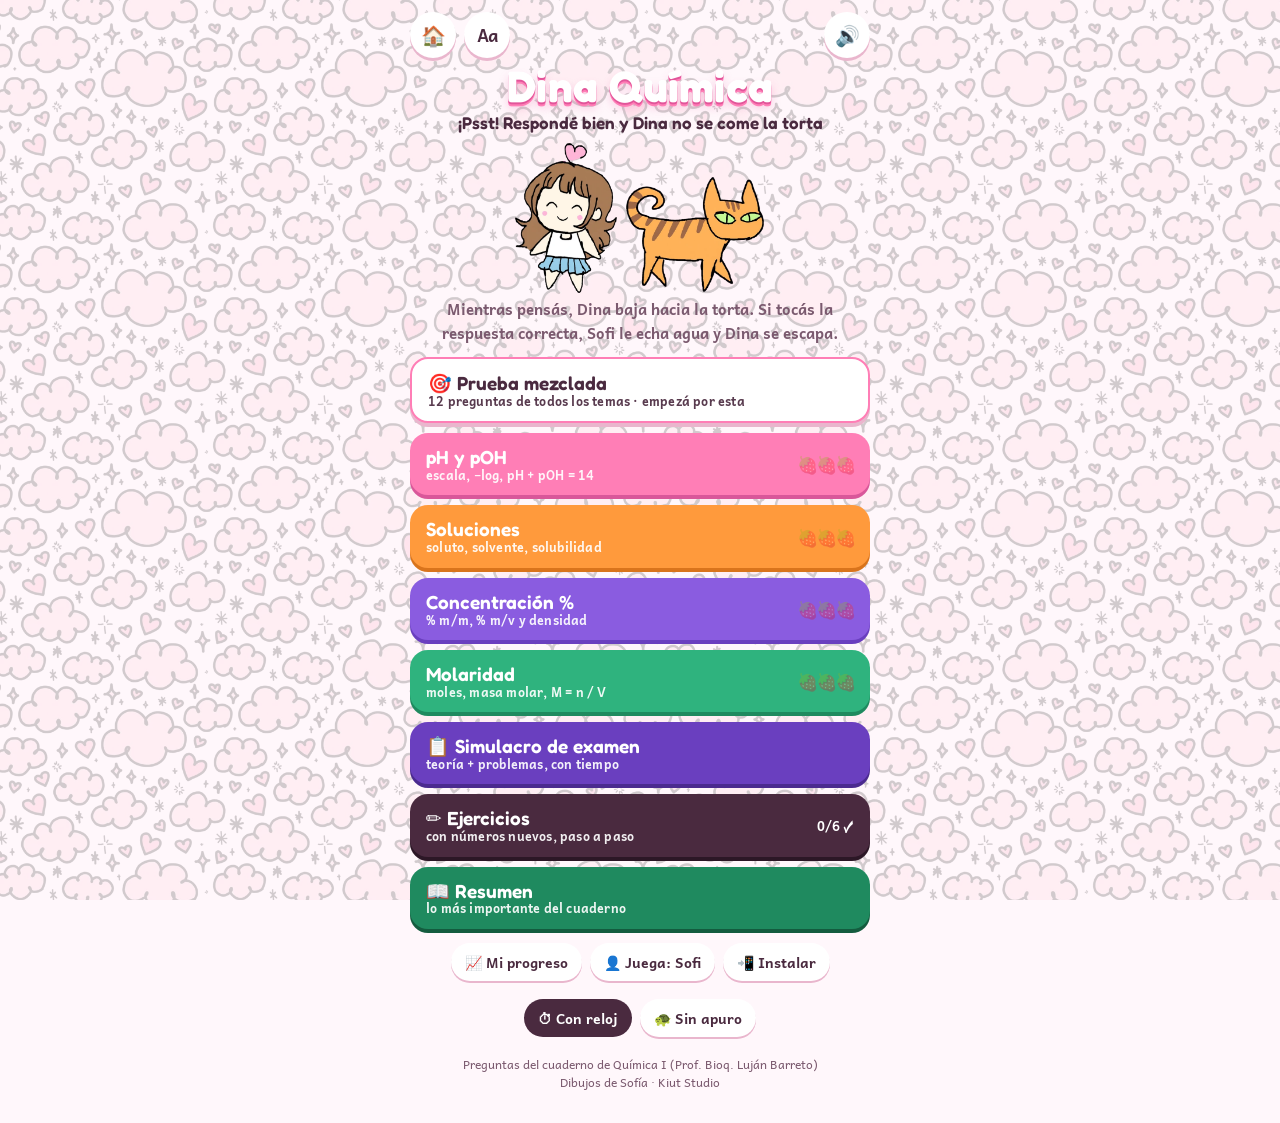
<file: estudio-sofi-7q4k/quimica-1/index.html>
<!doctype html>
<html lang="es">
<head>
<meta charset="utf-8">
<meta name="viewport" content="width=device-width, initial-scale=1, viewport-fit=cover">
<meta name="robots" content="noindex, nofollow">
<title>Dina Química</title>
<link rel="icon" href="../icon-192.png">
<link rel="manifest" href="../manifest.json">
<meta name="theme-color" content="#ff7eb6">
<link rel="apple-touch-icon" href="../apple-touch-icon.png">
<meta name="apple-mobile-web-app-capable" content="yes">
<meta name="mobile-web-app-capable" content="yes">
<meta name="apple-mobile-web-app-title" content="Dina Química">
<meta name="apple-mobile-web-app-status-bar-style" content="default">
<link rel="preconnect" href="https://fonts.googleapis.com">
<link rel="stylesheet" href="https://fonts.googleapis.com/css2?family=Fredoka:wght@500;600;700&display=swap">
<link rel="stylesheet" href="../comun/estilo.css">
<!-- Misma planilla de Google que Física 1 -->
<script src="../fisica-1/config.js"></script>
</head>
<body>
<div class="app" id="app"></div>
<!-- Las preguntas, el resumen y los ejercicios de la materia están en datos.js. El juego está en ../comun/motor.js. -->
<script src="datos.js"></script>
<script src="../comun/nube.js"></script>
<script src="../comun/motor.js"></script>
</body>
</html>
</file>
<file: estudio-sofi-7q4k/comun/estilo.css>
/* Dina Estudia — estilo común de las materias (mismo mundo rosa que Física 1). */
:root{
  --crema:#fff7fb; --rosa:#ff7eb6; --rosa-osc:#e2559a; --tinta:#4a2a3f; --tinta-suave:#7b5a6f;
  --sombra:#e9b6cd; --blanco:#ffffff; --bien:#2fae78; --bien-fondo:#e3f7ee; --mal:#e2496b; --mal-fondo:#fde6ec;
  --b1:#ff7eb6; --b1s:#d9579a; --b2:#ff9a3c; --b2s:#d9741c; --b3:#8a5ce0; --b3s:#6a3fbf; --b4:#2fb37e; --b4s:#1f8a5f;
  --display:"Fredoka","Baloo 2","Trebuchet MS",system-ui,sans-serif;
  --texto:"Andika","Verdana","Segoe UI",system-ui,sans-serif;
  --escala:1; --pos:#e8553f; --neg:#3a7fd9; --vec:#6a4fd0; --vec2:#d9741c; --res:#1f8a5f;
  color-scheme:light;
}
html,body{height:100%}
:root{padding-top:env(safe-area-inset-top,0px);padding-bottom:env(safe-area-inset-bottom,0px)}
[hidden]{display:none!important}
img{max-width:100%}
body{margin:0;background:var(--crema);color:var(--tinta);font-family:var(--texto);font-size:16px;
  padding-left:max(16px,env(safe-area-inset-left,0px));padding-right:max(16px,env(safe-area-inset-right,0px));
  -webkit-tap-highlight-color:transparent;overflow-x:hidden}
body::after{content:"";position:fixed;inset:0;background:url(../fisica-1/assets/nubes.webp) 0 0/220px repeat;opacity:.18;pointer-events:none;z-index:-1}
.app{max-width:460px;margin:0 auto;min-height:100%;display:flex;flex-direction:column;padding-block:12px 20px}
button{font:inherit;color:inherit;cursor:pointer;border:0;background:none}
button:focus-visible{outline:3px solid var(--tinta);outline-offset:2px}
.redondo{width:46px;height:46px;border-radius:50%;background:var(--blanco);box-shadow:0 3px 0 var(--sombra);font-size:20px;display:grid;place-items:center;flex:none}

/* ---------- Menú ---------- */
.top{display:flex;justify-content:space-between;align-items:center}
.top .izq{display:flex;gap:8px}
a.redondo{text-decoration:none;color:inherit}
h1{font-family:var(--display);font-weight:700;font-size:44px;line-height:1;margin:6px 0 4px;text-align:center;color:var(--blanco);
  -webkit-text-stroke:0;text-shadow:0 2px 0 var(--rosa-osc),0 4px 0 var(--rosa),0 6px 10px rgba(226,85,154,.25);letter-spacing:.5px}
.lema{text-align:center;font-family:var(--display);font-weight:600;margin:0 0 6px;font-size:17px;text-wrap:balance}
.duo{display:flex;justify-content:center;align-items:flex-end;gap:8px;height:150px;margin:4px 0}
.duo img{height:100%;width:auto;object-fit:contain}
.duo img.d{height:78%;animation:bamboleo 1.4s ease-in-out infinite}
@keyframes bamboleo{50%{transform:translateY(-6px) rotate(-3deg)}}
.ayuda{text-align:center;color:var(--tinta-suave);font-weight:700;font-size:15px;margin:0 0 12px;text-wrap:balance}
.lista{display:flex;flex-direction:column;gap:10px}
.btn{display:flex;align-items:center;gap:10px;width:100%;padding:13px 16px;border-radius:18px;color:var(--blanco);text-align:left;
  font-family:var(--display);font-weight:600;font-size:19px;box-shadow:0 4px 0 var(--s,#0003);transition:transform .08s}
.btn:active{transform:translateY(3px);box-shadow:0 1px 0 var(--s,#0003)}
.btn .nom{flex:1;min-width:0;line-height:1.15}
.btn .nom small{display:block;font-family:var(--texto);font-weight:700;font-size:12.5px;opacity:.92;letter-spacing:.2px}
.btn .der{text-align:right;font-family:var(--texto);font-size:13px;font-weight:800;white-space:nowrap}
.btn .der .fr{font-size:17px;letter-spacing:-2px}
.btn.mix{background:var(--blanco);color:var(--tinta);--s:var(--sombra);border:2px solid var(--rosa)}
.chips{display:flex;gap:8px;justify-content:center;margin:14px 0 4px;flex-wrap:wrap}
.chip{padding:8px 14px;border-radius:999px;background:var(--blanco);box-shadow:0 2px 0 var(--sombra);font-weight:800;font-size:14px}
.chip[aria-pressed="true"]{background:var(--tinta);color:var(--blanco);box-shadow:none}
.pie{text-align:center;font-size:12px;color:var(--tinta-suave);margin-top:14px;line-height:1.5}

/* ---------- Juego ---------- */
.hud{display:flex;align-items:center;gap:10px}
.porciones{flex:1;display:flex;gap:2px;min-width:0}
.porciones span{flex:1;max-width:26px;aspect-ratio:1;background:url(../fisica-1/assets/torta.webp) center/contain no-repeat;transition:opacity .3s,filter .3s}
.porciones span.comida{opacity:.25;filter:grayscale(1)}
.puntos{font-family:var(--display);font-weight:700;font-size:20px;display:flex;align-items:center;gap:4px;font-variant-numeric:tabular-nums}
.puntos img{height:24px}
.racha{font-size:12px;font-weight:800;color:var(--b2s);min-width:34px}
.puntitos{display:flex;gap:5px;justify-content:center;margin:8px 0 4px}
.puntitos i{width:9px;height:9px;border-radius:50%;background:var(--blanco);border:2px solid var(--sombra)}
.puntitos i.ok{background:var(--bien);border-color:var(--bien)}
.puntitos i.no{background:var(--mal);border-color:var(--mal)}
.puntitos i.ya{border-color:var(--tinta)}
.escena{position:relative;height:clamp(170px,27vh,230px);border-radius:24px;background:linear-gradient(#ffe9f3,#ffd9ea);overflow:hidden;
  box-shadow:inset 0 -18px 0 #ffc4dd}
.escena .riel{position:absolute;left:58%;top:8px;bottom:58px;width:6px;margin-left:-3px;border-radius:3px;
  background:repeating-linear-gradient(#ffb3d3 0 8px,transparent 8px 16px)}
.escena .torta{position:absolute;left:58%;bottom:6px;height:64px;transform:translateX(-50%)}
.escena .sofi{position:absolute;left:4%;bottom:4px;height:82%}
.escena .dina{position:absolute;left:58%;top:0;height:62px;transform:translate(-50%,0);will-change:top,transform}
.escena .dina.bob{animation:bob .6s ease-in-out infinite}
@keyframes bob{50%{margin-top:-4px}}
.escena .dina.huye{transition:transform .7s cubic-bezier(.3,.6,.4,1),opacity .7s;transform:translate(120%,-140%) rotate(-35deg) scale(.8);opacity:0}
.escena .dina.come{animation:come .55s ease-in-out}
@keyframes come{30%{transform:translate(-50%,0) scale(1.15) rotate(8deg)}60%{transform:translate(-50%,0) scale(.95) rotate(-8deg)}}
.torta.tiembla{animation:tiembla .4s}
@keyframes tiembla{25%{transform:translateX(-46%) rotate(-5deg)}75%{transform:translateX(-54%) rotate(5deg)}}
.gota{position:absolute;width:8px;height:8px;border-radius:50%;background:#7ec8ff;pointer-events:none;animation:gota .6s ease-out forwards}
@keyframes gota{to{transform:translate(var(--dx),var(--dy));opacity:0}}
.globo{position:absolute;left:50%;top:38%;transform:translate(-50%,-50%);font-family:var(--display);font-weight:700;font-size:26px;white-space:nowrap;
  pointer-events:none;animation:globo .9s ease-out forwards;text-shadow:0 2px 0 var(--blanco)}
@keyframes globo{0%{transform:translate(-50%,-30%) scale(.6);opacity:0}25%{transform:translate(-50%,-50%) scale(1.1);opacity:1}100%{transform:translate(-50%,-90%) scale(1);opacity:0}}
.reloj{position:absolute;right:10px;top:8px;font-weight:800;font-size:13px;background:var(--blanco);padding:3px 9px;border-radius:999px;color:var(--tinta-suave);font-variant-numeric:tabular-nums}

.tarjeta{background:var(--blanco);border-radius:22px;padding:14px 16px 16px;margin-top:12px;box-shadow:0 4px 0 var(--sombra)}
.tema{display:inline-block;font-size:12px;font-weight:800;letter-spacing:.6px;text-transform:uppercase;color:var(--blanco);padding:3px 10px;border-radius:999px;background:var(--tc)}
.preg{font-family:var(--texto);font-weight:700;font-size:calc(19px*var(--escala));line-height:1.4;margin:10px 0 2px;text-wrap:pretty}
.opciones{display:flex;flex-direction:column;gap:9px;margin-top:12px}
.op{display:flex;gap:10px;align-items:flex-start;width:100%;text-align:left;padding:11px 13px;border-radius:16px;background:var(--crema);border:2px solid var(--sombra);
  font-weight:700;font-size:calc(16px*var(--escala));line-height:1.35;transition:transform .08s,background .2s}
.op:active{transform:scale(.98)}
.op b{flex:none;width:26px;height:26px;border-radius:50%;background:var(--blanco);border:2px solid var(--sombra);display:grid;place-items:center;font-family:var(--display);font-size:14px}
.op span{min-width:0}
.op.bien{background:var(--bien-fondo);border-color:var(--bien)}
.op.bien b{background:var(--bien);border-color:var(--bien);color:var(--blanco)}
.op.mal{background:var(--mal-fondo);border-color:var(--mal)}
.op.mal b{background:var(--mal);border-color:var(--mal);color:var(--blanco)}
.op[disabled]{cursor:default}
.op[disabled]:not(.bien):not(.mal){opacity:.55}
.devolucion{margin-top:12px;border-radius:16px;padding:12px 14px;line-height:1.45;font-size:calc(16px*var(--escala))}
.devolucion.si{background:var(--bien-fondo)}
.devolucion.no{background:var(--mal-fondo)}
.devolucion h3{margin:0 0 4px;font-family:var(--display);font-size:19px}
.devolucion p{margin:0}
.devolucion .sec{display:block;margin-top:6px;font-size:13px;color:var(--tinta-suave);font-weight:700}
.sig{margin-top:12px;width:100%;padding:13px;border-radius:16px;background:var(--rosa);color:var(--blanco);font-family:var(--display);font-weight:700;font-size:19px;box-shadow:0 4px 0 var(--rosa-osc)}
.sig:active{transform:translateY(3px);box-shadow:0 1px 0 var(--rosa-osc)}

/* ---------- Resultado ---------- */
.res-cab{text-align:center;margin-top:6px}
.res-cab img{height:120px}
.res-cab h2{font-family:var(--display);font-size:32px;margin:6px 0 2px;text-wrap:balance}
.res-cab .nota{font-family:var(--display);font-weight:700;font-size:22px}
.res-cab .estrellas{font-size:32px;letter-spacing:2px;margin:4px 0}
.res-cab p{margin:4px 0 0;color:var(--tinta-suave);font-weight:700;text-wrap:balance}
.temas{background:var(--blanco);border-radius:20px;padding:14px 16px;margin-top:14px;box-shadow:0 4px 0 var(--sombra);display:flex;flex-direction:column;gap:10px}
.temas h3,.falladas h3{margin:0;font-family:var(--display);font-size:18px}
.fila{display:grid;grid-template-columns:1fr auto;gap:4px 10px;align-items:center;font-weight:700;font-size:14px}
.barra{grid-column:1/-1;height:10px;border-radius:5px;background:var(--crema);overflow:hidden}
.barra i{display:block;height:100%;border-radius:5px;background:var(--tc)}
.falladas{margin-top:14px;display:flex;flex-direction:column;gap:10px}
.falla{background:var(--blanco);border-radius:18px;padding:12px 14px;border-left:0;box-shadow:0 3px 0 var(--sombra);line-height:1.4;font-size:calc(16px*var(--escala))}
.falla .q{font-weight:800}
.falla .r{margin-top:6px;color:var(--bien);font-weight:800}
.falla .e{margin-top:4px;font-size:14px;color:var(--tinta-suave);font-weight:600}
.acciones{display:flex;flex-direction:column;gap:10px;margin-top:16px}
.todo-bien{text-align:center;font-weight:800;color:var(--bien);margin-top:10px}

/* ---------- Ejercicios en papel ---------- */
.btn.ej{background:var(--tinta);--s:#2c1726}
.cab-ej{display:flex;align-items:center;gap:10px;margin-bottom:6px}
.cab-ej h2{font-family:var(--display);font-size:26px;margin:0;flex:1;min-width:0}
.nivel{margin:16px 0 8px;font-family:var(--display);font-size:18px;font-weight:700}
.ej-item{display:flex;align-items:center;gap:10px;width:100%;text-align:left;padding:12px 14px;border-radius:16px;background:var(--blanco);box-shadow:0 3px 0 var(--sombra);font-weight:700;line-height:1.3;font-size:calc(16px*var(--escala))}
.ej-item + .ej-item{margin-top:8px}
.ej-item .n{flex:none;width:30px;height:30px;border-radius:50%;display:grid;place-items:center;background:var(--crema);font-family:var(--display);border:2px solid var(--sombra)}
.ej-item .t{flex:1;min-width:0}
.ej-item .st{flex:none;font-size:20px}
.enun{font-family:var(--texto);font-weight:700;font-size:calc(18px*var(--escala));line-height:1.5;margin:10px 0 0;text-wrap:pretty}
.papel{margin-top:10px;padding:10px 12px;border-radius:14px;background:var(--crema);border:2px dashed var(--sombra);font-weight:700;font-size:14px;color:var(--tinta-suave)}
.pasos{display:flex;flex-direction:column;gap:8px;margin-top:12px}
.paso{border-radius:14px;padding:10px 12px;background:var(--crema);line-height:1.7;font-size:calc(17px*var(--escala));overflow-x:auto;animation:aparece .25s ease-out}
.paso b{display:block;font-size:12px;letter-spacing:.6px;text-transform:uppercase;color:var(--tinta-suave)}
.paso.final{background:var(--bien-fondo);font-weight:800}
@keyframes aparece{from{opacity:0;transform:translateY(6px)}}
.tal{display:grid;grid-template-columns:repeat(3,1fr);gap:8px;margin-top:10px}
.tal button{padding:12px 6px;border-radius:14px;background:var(--crema);border:2px solid var(--sombra);font-weight:800;font-size:15px}
.chip input{font:inherit;border:0;background:transparent;width:8em;outline:none;color:inherit}
.enviado{text-align:center;font-size:12px;color:var(--tinta-suave);margin-top:8px;font-weight:700}

/* ---------- fórmulas legibles ---------- */
sup{font-size:.72em;line-height:0;vertical-align:.6em}
sub{font-size:.72em;line-height:0;vertical-align:-.3em}
.fr{display:inline-flex;flex-direction:column;align-items:stretch;vertical-align:middle;margin:.2em .2em;line-height:1.3;text-align:center}
.fr>span{padding:0 .3em}
.hueco{display:inline-block;width:1.4em}
.fr>span:first-child{border-bottom:2px solid currentColor;padding-bottom:.15em}
.fr>span:last-child{padding-top:.15em}
.fig{width:100%;max-width:400px;height:auto;display:block;margin:12px auto 0;font-family:var(--texto);font-weight:700;font-size:14px}
.fig text{fill:var(--tinta)}
.fig .vt text{fill:inherit}
.fig .suave,.fig .cota{fill:var(--tinta-suave)}
.fig .sg{fill:#fff;font-size:22px;font-family:var(--display)}
.fig .eje{stroke:var(--tinta-suave);stroke-width:1.5}
.ley{margin:4px 0 0;text-align:center;font-weight:700;font-size:calc(15px*var(--escala));line-height:1.6}
.marco{background:var(--blanco);border:2px solid var(--crema);border-radius:14px;padding:4px 6px 8px;margin-top:10px}
.formula{background:var(--blanco);border-radius:16px;padding:12px 14px;box-shadow:0 3px 0 var(--sombra)}
.formula + .formula{margin-top:8px}
.formula .mat{font-size:calc(21px*var(--escala));font-weight:700;line-height:1.7;overflow-x:auto}
.formula p{margin:6px 0 0;color:var(--tinta-suave);font-weight:700;font-size:calc(15px*var(--escala));line-height:1.5}
.metodo{background:var(--blanco);border-radius:16px;padding:12px 14px 12px 36px;margin:0;box-shadow:0 3px 0 var(--sombra);line-height:1.6;font-weight:700;font-size:calc(16px*var(--escala))}
.btn.form{background:var(--b4s);--s:#145c3f}

/* ---------- letra y tamaño ---------- */
.aa{font-family:var(--texto);font-weight:700;font-size:17px;letter-spacing:-.5px}
.hud .aa{width:40px;height:40px;font-size:15px}
.hoja{position:fixed;inset:0;z-index:50;display:flex;align-items:flex-end;justify-content:center;background:rgba(74,42,63,.35);animation:fondo .15s ease-out}
@keyframes fondo{from{opacity:0}}
.panel{width:100%;max-width:460px;max-height:86vh;overflow:auto;background:var(--crema);border-radius:24px 24px 0 0;
  padding:16px max(16px,env(safe-area-inset-right,0px)) calc(16px + env(safe-area-inset-bottom,0px)) max(16px,env(safe-area-inset-left,0px));
  box-shadow:0 -6px 24px rgba(74,42,63,.2);animation:sube .2s ease-out}
@keyframes sube{from{transform:translateY(40px);opacity:.5}}
.panel h2{font-family:var(--display);font-size:22px;margin:0}
.panel .fila-cab{display:flex;align-items:center;gap:10px;margin-bottom:10px}
.panel .fila-cab h2{flex:1}
.panel .sub{font-weight:700;color:var(--tinta-suave);font-size:14px;margin:12px 0 6px}
.letras{display:grid;grid-template-columns:1fr 1fr;gap:8px}
.letra{text-align:left;padding:10px 12px;border-radius:16px;background:var(--blanco);border:2px solid var(--sombra);min-width:0}
.letra[aria-pressed="true"]{border-color:var(--rosa-osc);box-shadow:0 0 0 2px var(--rosa) inset}
.letra .ln{display:block;font-weight:700;font-size:16px}
.letra .lm{display:block;font-size:17px;margin-top:4px;white-space:nowrap;overflow:hidden;text-overflow:ellipsis}
.letra .lf{display:block;font-size:11px;color:var(--tinta-suave);margin-top:2px;font-family:var(--display)}
.tam{display:flex;align-items:center;gap:8px}
.tam button{flex:none;width:52px;height:46px;border-radius:14px;background:var(--blanco);border:2px solid var(--sombra);font-weight:700}
.tam .menos{font-size:15px} .tam .mas{font-size:22px}
.tam .val{flex:1;text-align:center;font-weight:700;font-size:16px}
.muestra{background:var(--blanco);border-radius:16px;padding:10px 14px;line-height:1.6;font-size:calc(17px*var(--escala));margin-top:10px}

/* ---------- números nuevos y simulacro ---------- */
.btn.dado{background:var(--blanco);color:var(--tinta);--s:var(--sombra);border:2px dashed var(--b3);margin-top:12px}
.btn.sim{background:var(--b3s);--s:#4b2a8f}
.nuevo{display:inline-block;margin-left:6px;font-size:12px;font-weight:800;letter-spacing:.4px;text-transform:uppercase;color:var(--b3s);background:#efe7ff;padding:3px 10px;border-radius:999px}
.anotado{margin:12px 0 0;text-align:center;font-weight:800;color:var(--bien);font-size:17px}
.sub-t{font-weight:700;color:var(--tinta-suave);margin:14px 0 6px}
.nav{display:flex;gap:10px;align-items:center;justify-content:space-between;margin-top:14px}
.nav .sig{margin-top:0;width:auto;flex:1}
.nav .chip{flex:none}
.cab-ej.sim{justify-content:space-between}
.crono{flex:1;text-align:center;font-family:var(--display);font-weight:700;font-size:22px;font-variant-numeric:tabular-nums}
.crono.poco{color:var(--mal)}
.redondo.ancho{width:auto;border-radius:999px;padding:0 14px;font-weight:800;font-size:15px;color:var(--mal)}
.op.elegida{background:#efe7ff;border-color:var(--b3)}
.op.elegida b{background:var(--b3);border-color:var(--b3);color:var(--blanco)}
.falla.bienc{opacity:.8}
.falla .tu{margin-top:6px;color:var(--mal);font-weight:700}
.aviso{background:var(--mal-fondo);border-radius:14px;padding:10px 14px;font-weight:700;margin:8px 0 0}
.tal small{font-weight:600;color:var(--tinta-suave)}


/* ---------- materias nuevas: resumen, tablas, cruzamientos ---------- */
.btn.res{background:var(--b4s);--s:#145c3f}
.nota-res{background:var(--blanco);border-radius:16px;padding:12px 14px;box-shadow:0 3px 0 var(--sombra);line-height:1.55;font-size:calc(16px*var(--escala))}
.nota-res + .nota-res{margin-top:8px}
.nota-res h3{margin:0 0 4px;font-family:var(--display);font-size:calc(18px*var(--escala))}
.nota-res p{margin:4px 0 0}
.nota-res ul{margin:4px 0 0;padding-left:20px}
.nota-res li + li{margin-top:3px}
.nota-res.ojo{background:#fff4e0;box-shadow:0 3px 0 #f2c98a}
.tabla{width:100%;border-collapse:collapse;font-size:calc(14px*var(--escala));line-height:1.35;margin-top:6px}
.tabla th,.tabla td{text-align:left;vertical-align:top;padding:6px;border-bottom:1px solid var(--crema)}
.tabla th{font-family:var(--display);font-weight:600;color:var(--tinta-suave)}
.desliza{overflow-x:auto}
.punnett{border-collapse:separate;border-spacing:4px;margin:8px auto 0;font-weight:700;font-size:calc(16px*var(--escala))}
.punnett th{font-family:var(--display);color:var(--tinta-suave);padding:4px 6px;font-weight:600}
.punnett td{background:var(--crema);border-radius:10px;padding:8px 8px;text-align:center;white-space:nowrap;min-width:3.2em}
.punnett td.af{background:var(--mal-fondo)}
.punnett td.po{background:#fff4e0}
.punnett.chico{font-size:calc(13px*var(--escala))}
.punnett.chico td{padding:6px 4px;min-width:2.6em}
.ped{width:100%;max-width:400px;height:auto;display:block;margin:6px auto 0;font-family:var(--texto);font-weight:700;font-size:13px}
.ped .l{stroke:var(--tinta);stroke-width:2;fill:none}
.ped .i{stroke:var(--tinta);stroke-width:2;fill:var(--blanco)}
.ped .i.a{fill:var(--tinta)}
.ped .pt{fill:var(--tinta)}
.ped text{fill:var(--tinta-suave)}
.ped .gen{fill:var(--tinta);font-family:var(--display);font-size:15px}
.btn .der .frs{font-size:17px;letter-spacing:-2px}
a.chip{text-decoration:none;color:inherit;display:inline-block}

/* ayuda en castellano (Guaraní) */
.ayuda-es{margin:-4px 0 10px;font-size:calc(15px*var(--escala))}
.ayuda-es summary{cursor:pointer;font-weight:700;color:var(--rosa-osc);list-style:none;display:inline-block;padding:4px 10px;border-radius:999px;background:var(--crema)}
.ayuda-es summary::-webkit-details-marker{display:none}
.ayuda-es p{margin:6px 0 0;padding:8px 10px;border-radius:12px;background:var(--crema);font-weight:700}

/* textos para leer */
.btn.tex{background:#e0a21b;--s:#a87806}
.sig.enlace{display:block;text-align:center;text-decoration:none;margin-top:10px}
.foto-btn{display:block;text-align:center;margin-top:10px;cursor:pointer}
.fotos{display:grid;grid-template-columns:repeat(3,1fr);gap:8px;margin-top:10px}
.fotos .foto{padding:0;border-radius:12px;overflow:hidden;aspect-ratio:3/4;background:var(--crema);box-shadow:0 2px 0 var(--sombra)}
.fotos .foto img{width:100%;height:100%;object-fit:cover;display:block}
.lineas .gn{margin:10px 0 0;font-weight:700}
.lineas .gn:first-child{margin-top:0}
.lineas .es{margin:2px 0 0;color:var(--tinta-suave)}
.visor{position:fixed;inset:0;z-index:50;background:#1e1219;display:flex;flex-direction:column;color:#fff}
.visor-bar,.visor-nav{display:flex;align-items:center;gap:8px;padding:10px 12px;padding-top:max(10px,env(safe-area-inset-top))}
.visor-nav{justify-content:space-between;padding-bottom:max(10px,env(safe-area-inset-bottom))}
.visor-bar span{flex:1;text-align:center;font-weight:700}
.visor button{color:#fff;background:rgba(255,255,255,.15);border-radius:999px;min-width:44px;height:44px;padding:0 14px;font-size:18px;font-weight:700}
.visor-img{flex:1;overflow:auto;-webkit-overflow-scrolling:touch}
.visor-img img{width:100%;display:block}
</file>
